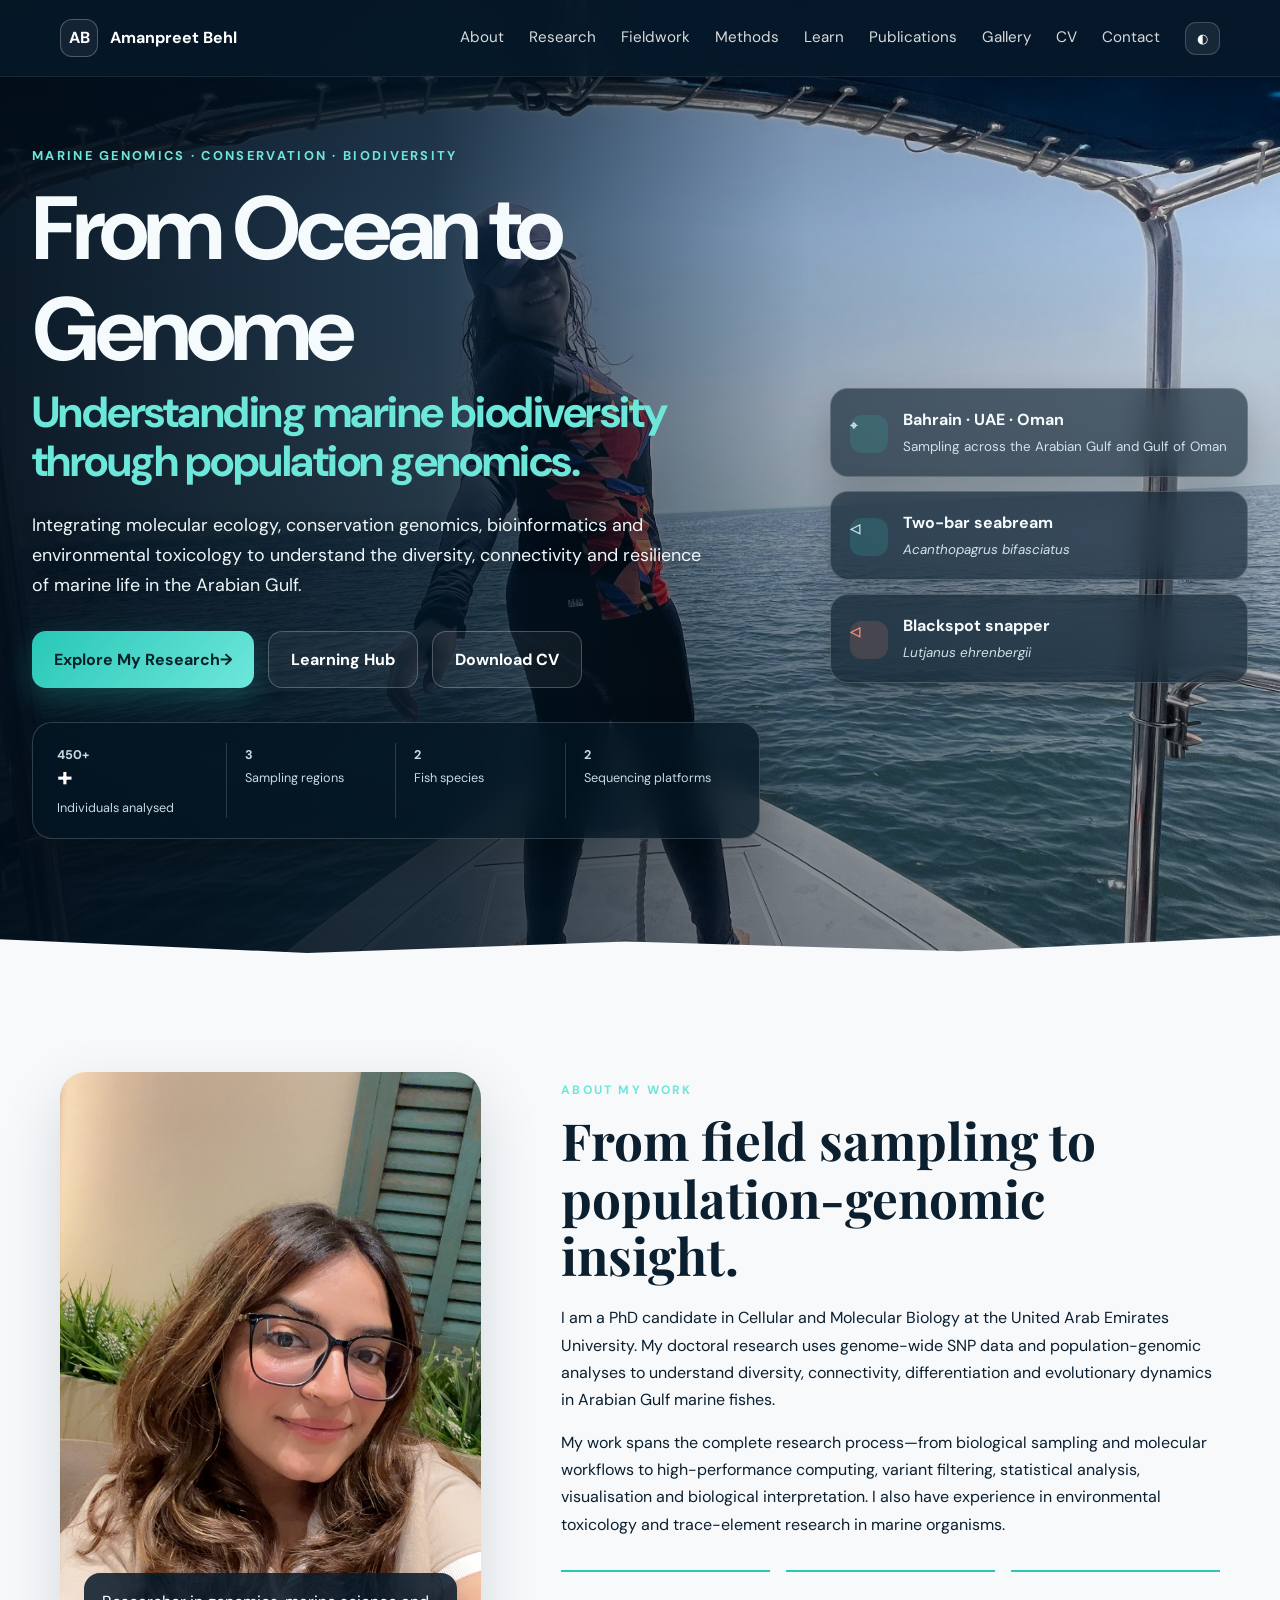
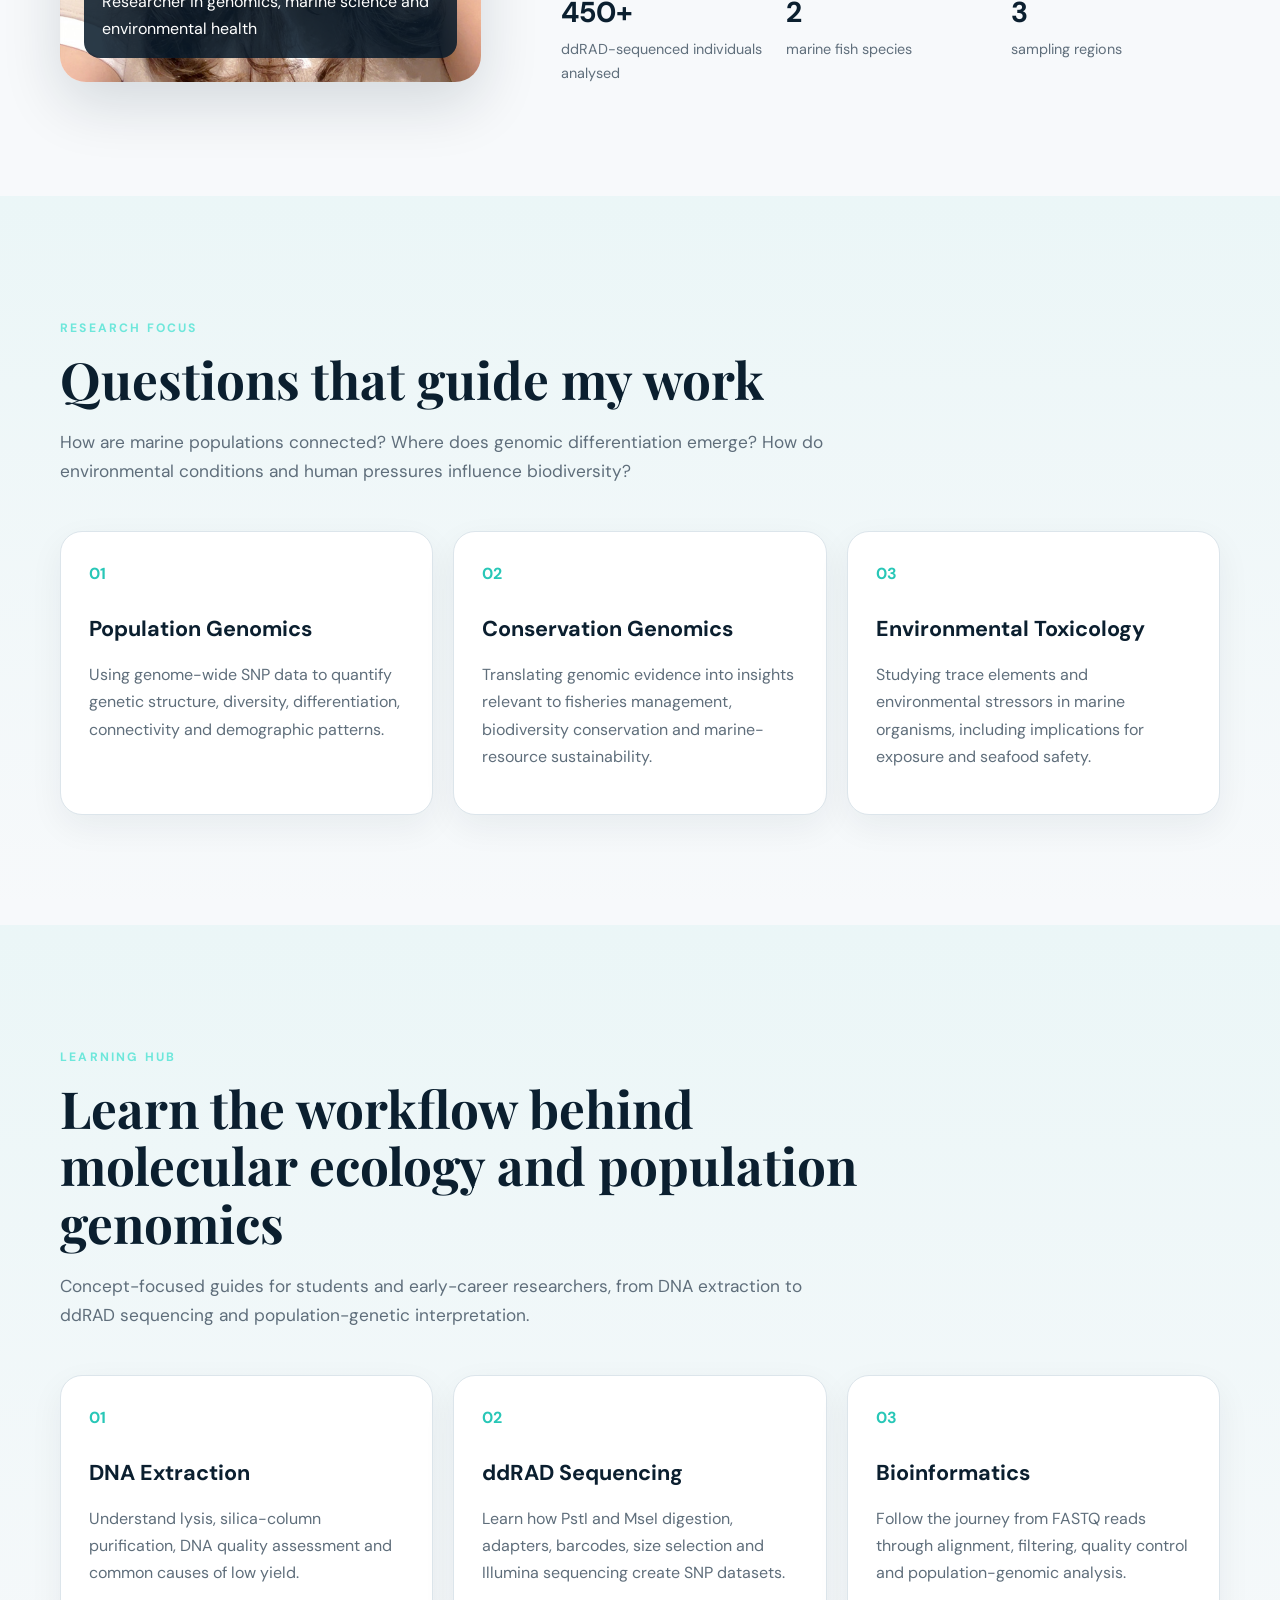
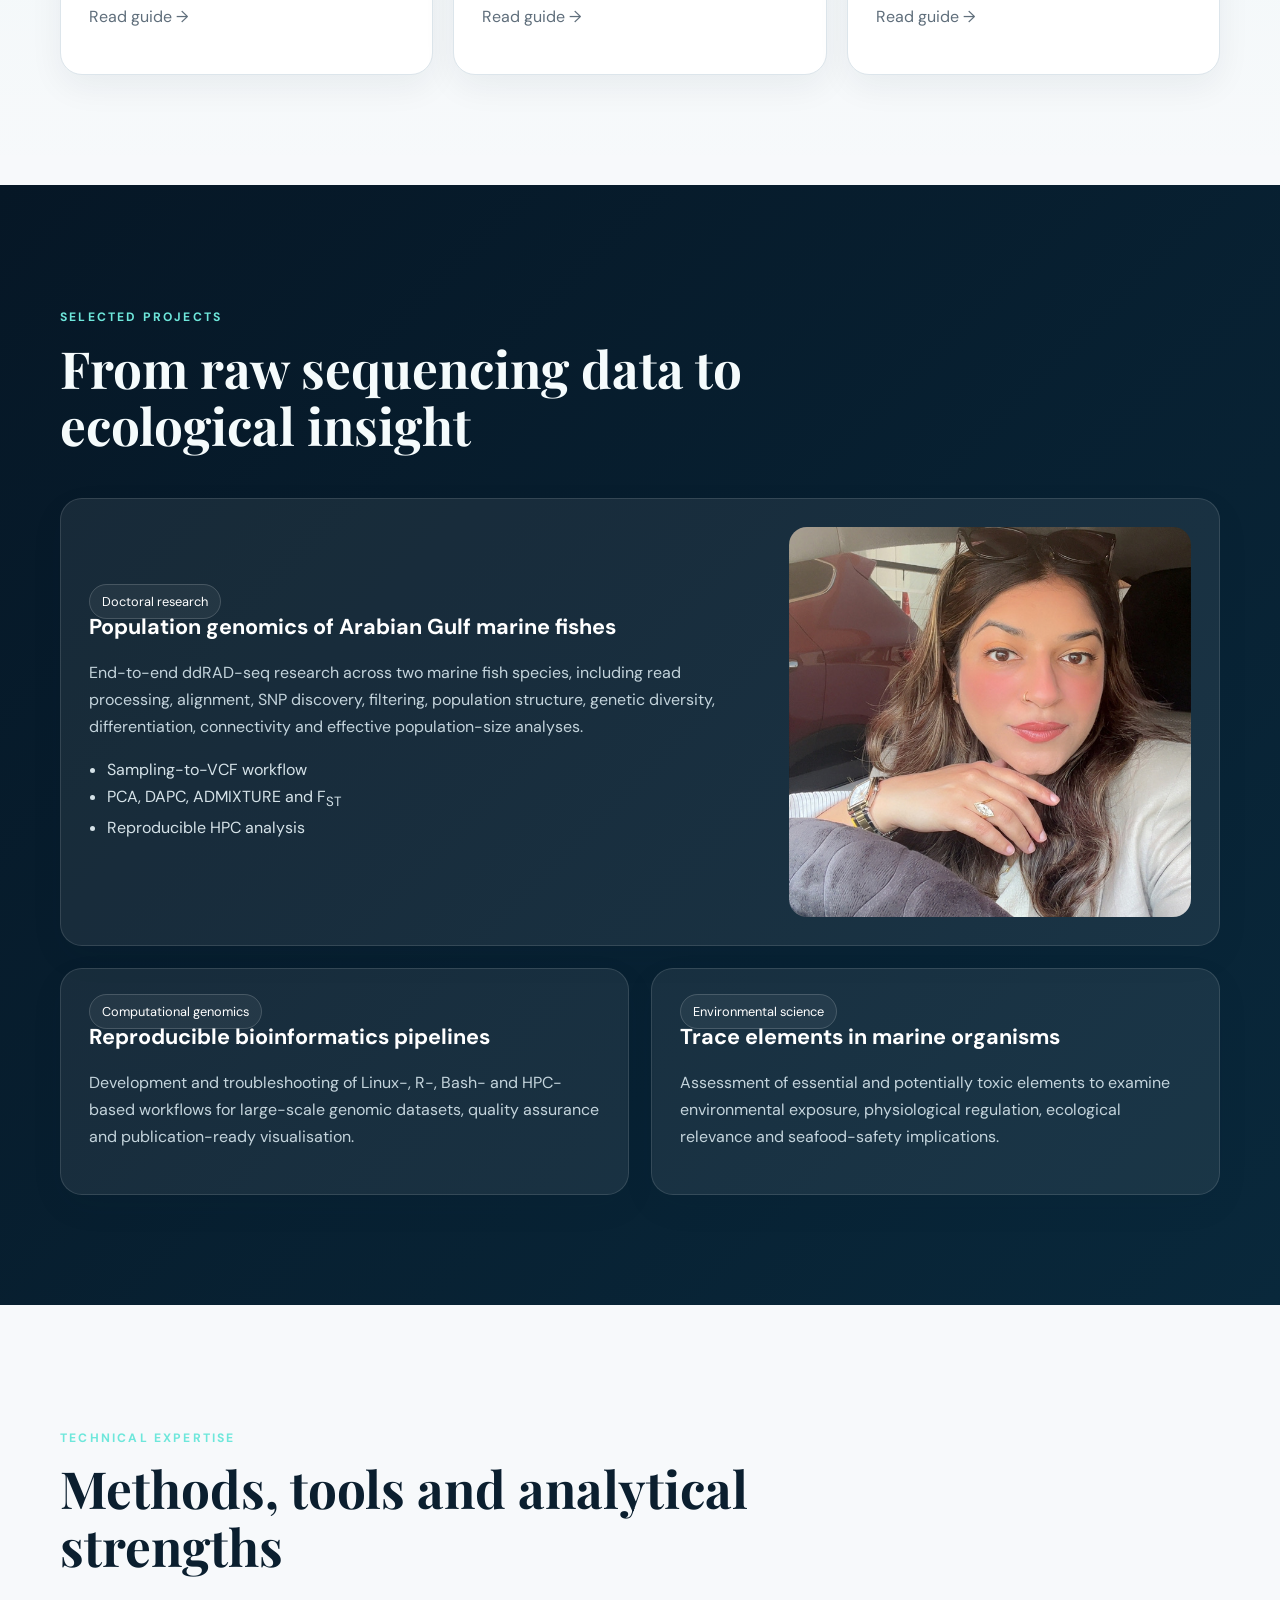
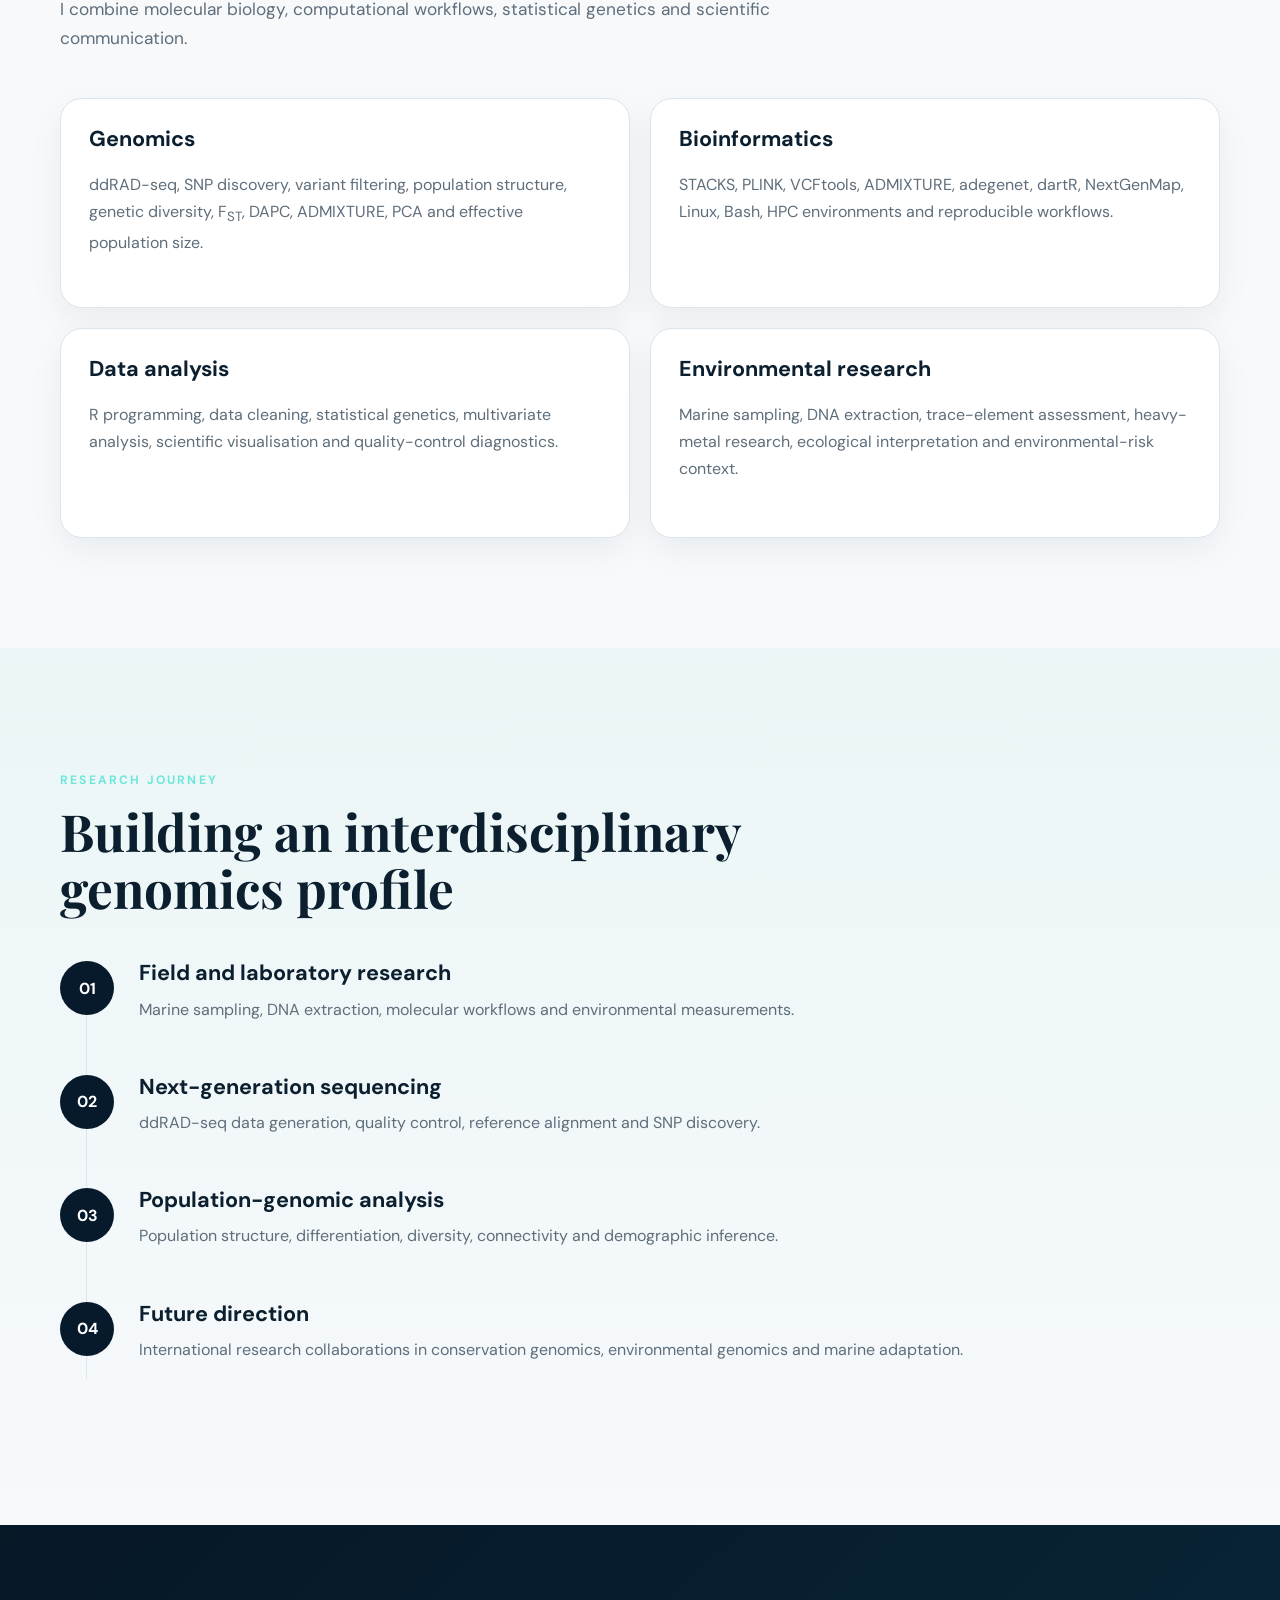
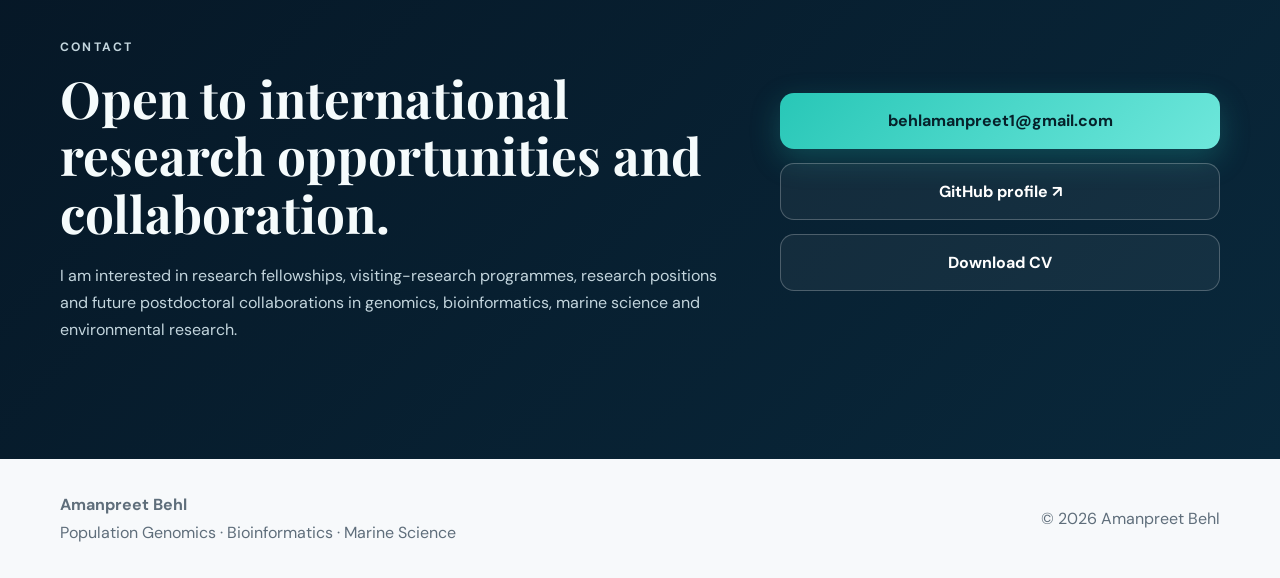
<file: index.html>
<!DOCTYPE html>
<html lang="en">
<head>
  <meta charset="UTF-8" />
  <meta name="viewport" content="width=device-width, initial-scale=1.0" />
  <meta name="description" content="Amanpreet Behl — population genomics, bioinformatics, marine conservation and environmental toxicology." />
  <meta name="theme-color" content="#071a2b" />
  <title>Amanpreet Behl | Population Genomics & Bioinformatics</title>
  <link rel="preconnect" href="https://fonts.googleapis.com">
  <link rel="preconnect" href="https://fonts.gstatic.com" crossorigin>
  <link href="https://fonts.googleapis.com/css2?family=DM+Sans:wght@400;500;600;700&family=Playfair+Display:wght@600;700&display=swap" rel="stylesheet">
  <link rel="stylesheet" href="styles.css" />
</head>
<body>
  <div class="progress" id="progress"></div>
  <header class="site-header" id="top">
    <nav class="nav shell">
      <a class="brand" href="#top" aria-label="Home">
        <span class="brand-mark">AB</span>
        <span>Amanpreet Behl</span>
      </a>
      <button class="menu-toggle" aria-label="Toggle navigation" aria-expanded="false">☰</button>
      <div class="nav-links">
        <a href="#about">About</a>
        <a href="research.html">Research</a>
        <a href="fieldwork.html">Fieldwork</a>
        <a href="methods.html">Methods</a>
        <a href="learn.html">Learn</a>
        <a href="publications.html">Publications</a>
        <a href="gallery.html">Gallery</a>
        <a href="assets/docs/Amanpreet_Behl_CV.pdf" target="_blank" rel="noopener">CV</a>
        <a href="#contact">Contact</a>
        <button id="themeToggle" class="theme-toggle" aria-label="Toggle dark mode">◐</button>
      </div>
    </nav>
  </header>

  <main>
    <section class="hero hero-photo section-dark" aria-labelledby="hero-title">
      <div class="hero-overlay"></div>
      <div class="shell hero-stage">
        <div class="hero-copy reveal">
          <p class="kicker">Marine Genomics · Conservation · Biodiversity</p>
          <h1 id="hero-title">From Ocean to Genome</h1>
          <h2 class="hero-subtitle">Understanding marine biodiversity through population genomics.</h2>
          <p class="lead">Integrating molecular ecology, conservation genomics, bioinformatics and environmental toxicology to understand the diversity, connectivity and resilience of marine life in the Arabian Gulf.</p>
          <div class="hero-actions">
            <a class="btn btn-primary" href="research.html">Explore My Research <span aria-hidden="true">→</span></a>
            <a class="btn btn-ghost" href="learn.html">Learning Hub</a>
            <a class="btn btn-ghost" href="assets/docs/Amanpreet_Behl_CV.pdf" target="_blank" rel="noopener">Download CV</a>
          </div>

          <div class="hero-stats" aria-label="Research overview">
            <div><strong><span class="counter" data-target="450">0</span>+</strong><span>Individuals analysed</span></div>
            <div><strong><span class="counter" data-target="3">0</span></strong><span>Sampling regions</span></div>
            <div><strong><span class="counter" data-target="2">0</span></strong><span>Fish species</span></div>
            <div><strong><span class="counter" data-target="2">0</span></strong><span>Sequencing platforms</span></div>
          </div>
        </div>

        <div class="hero-info reveal" aria-label="Study overview">
          <article class="glass-card">
            <span class="glass-icon" aria-hidden="true">⌖</span>
            <div><strong>Bahrain · UAE · Oman</strong><span>Sampling across the Arabian Gulf and Gulf of Oman</span></div>
          </article>
          <article class="glass-card">
            <span class="glass-icon fish" aria-hidden="true">◁</span>
            <div><strong>Two-bar seabream</strong><span><em>Acanthopagrus bifasciatus</em></span></div>
          </article>
          <article class="glass-card">
            <span class="glass-icon fish coral" aria-hidden="true">◁</span>
            <div><strong>Blackspot snapper</strong><span><em>Lutjanus ehrenbergii</em></span></div>
          </article>
        </div>
      </div>
      <div class="wave" aria-hidden="true"></div>
    </section>

    <section id="about" class="section">
      <div class="shell split-grid">
        <div class="about-image reveal">
          <img src="assets/images/about.jpg" alt="Portrait of Amanpreet Behl" />
          <div class="image-note">Researcher in genomics, marine science and environmental health</div>
        </div>
        <div class="reveal">
          <p class="eyebrow">About my work</p>
          <h2>From field sampling to population-genomic insight.</h2>
          <p>I am a PhD candidate in Cellular and Molecular Biology at the United Arab Emirates University. My doctoral research uses genome-wide SNP data and population-genomic analyses to understand diversity, connectivity, differentiation and evolutionary dynamics in Arabian Gulf marine fishes.</p>
          <p>My work spans the complete research process—from biological sampling and molecular workflows to high-performance computing, variant filtering, statistical analysis, visualisation and biological interpretation. I also have experience in environmental toxicology and trace-element research in marine organisms.</p>
          <div class="stats">
            <div><strong class="counter" data-target="450">0</strong><span>ddRAD-sequenced individuals analysed</span></div>
            <div><strong class="counter" data-target="2">0</strong><span>marine fish species</span></div>
            <div><strong class="counter" data-target="3">0</strong><span>sampling regions</span></div>
          </div>
        </div>
      </div>
    </section>

    <section id="research" class="section soft-bg">
      <div class="shell">
        <div class="section-heading reveal">
          <p class="eyebrow">Research focus</p>
          <h2>Questions that guide my work</h2>
          <p>How are marine populations connected? Where does genomic differentiation emerge? How do environmental conditions and human pressures influence biodiversity?</p>
        </div>
        <div class="cards three">
          <article class="research-card reveal">
            <span class="number">01</span>
            <h3>Population Genomics</h3>
            <p>Using genome-wide SNP data to quantify genetic structure, diversity, differentiation, connectivity and demographic patterns.</p>
          </article>
          <article class="research-card reveal">
            <span class="number">02</span>
            <h3>Conservation Genomics</h3>
            <p>Translating genomic evidence into insights relevant to fisheries management, biodiversity conservation and marine-resource sustainability.</p>
          </article>
          <article class="research-card reveal">
            <span class="number">03</span>
            <h3>Environmental Toxicology</h3>
            <p>Studying trace elements and environmental stressors in marine organisms, including implications for exposure and seafood safety.</p>
          </article>
        </div>
      </div>
    </section>


    <section class="section soft-bg">
      <div class="shell">
        <div class="section-heading reveal">
          <p class="eyebrow">Learning hub</p>
          <h2>Learn the workflow behind molecular ecology and population genomics</h2>
          <p>Concept-focused guides for students and early-career researchers, from DNA extraction to ddRAD sequencing and population-genetic interpretation.</p>
        </div>
        <div class="cards three">
          <article class="research-card reveal"><span class="number">01</span><h3>DNA Extraction</h3><p>Understand lysis, silica-column purification, DNA quality assessment and common causes of low yield.</p><p><a href="dna-extraction.html">Read guide →</a></p></article>
          <article class="research-card reveal"><span class="number">02</span><h3>ddRAD Sequencing</h3><p>Learn how PstI and MseI digestion, adapters, barcodes, size selection and Illumina sequencing create SNP datasets.</p><p><a href="ddrad.html">Read guide →</a></p></article>
          <article class="research-card reveal"><span class="number">03</span><h3>Bioinformatics</h3><p>Follow the journey from FASTQ reads through alignment, filtering, quality control and population-genomic analysis.</p><p><a href="bioinformatics.html">Read guide →</a></p></article>
        </div>
      </div>
    </section>

    <section id="projects" class="section section-dark">
      <div class="shell">
        <div class="section-heading light reveal">
          <p class="eyebrow">Selected projects</p>
          <h2>From raw sequencing data to ecological insight</h2>
        </div>
        <div class="projects-grid">
          <article class="project-card featured reveal">
            <div class="project-copy">
              <span class="pill">Doctoral research</span>
              <h3>Population genomics of Arabian Gulf marine fishes</h3>
              <p>End-to-end ddRAD-seq research across two marine fish species, including read processing, alignment, SNP discovery, filtering, population structure, genetic diversity, differentiation, connectivity and effective population-size analyses.</p>
              <ul class="mini-list">
                <li>Sampling-to-VCF workflow</li>
                <li>PCA, DAPC, ADMIXTURE and F<sub>ST</sub></li>
                <li>Reproducible HPC analysis</li>
              </ul>
            </div>
            <img src="assets/images/field.jpg" alt="Amanpreet Behl during field or research activity" />
          </article>
          <article class="project-card reveal">
            <span class="pill">Computational genomics</span>
            <h3>Reproducible bioinformatics pipelines</h3>
            <p>Development and troubleshooting of Linux-, R-, Bash- and HPC-based workflows for large-scale genomic datasets, quality assurance and publication-ready visualisation.</p>
          </article>
          <article class="project-card reveal">
            <span class="pill">Environmental science</span>
            <h3>Trace elements in marine organisms</h3>
            <p>Assessment of essential and potentially toxic elements to examine environmental exposure, physiological regulation, ecological relevance and seafood-safety implications.</p>
          </article>
        </div>
      </div>
    </section>

    <section id="expertise" class="section">
      <div class="shell">
        <div class="section-heading reveal">
          <p class="eyebrow">Technical expertise</p>
          <h2>Methods, tools and analytical strengths</h2>
          <p>I combine molecular biology, computational workflows, statistical genetics and scientific communication.</p>
        </div>
        <div class="expertise-grid">
          <div class="skill-panel reveal"><h3>Genomics</h3><p>ddRAD-seq, SNP discovery, variant filtering, population structure, genetic diversity, F<sub>ST</sub>, DAPC, ADMIXTURE, PCA and effective population size.</p></div>
          <div class="skill-panel reveal"><h3>Bioinformatics</h3><p>STACKS, PLINK, VCFtools, ADMIXTURE, adegenet, dartR, NextGenMap, Linux, Bash, HPC environments and reproducible workflows.</p></div>
          <div class="skill-panel reveal"><h3>Data analysis</h3><p>R programming, data cleaning, statistical genetics, multivariate analysis, scientific visualisation and quality-control diagnostics.</p></div>
          <div class="skill-panel reveal"><h3>Environmental research</h3><p>Marine sampling, DNA extraction, trace-element assessment, heavy-metal research, ecological interpretation and environmental-risk context.</p></div>
        </div>
      </div>
    </section>

    <section class="section soft-bg">
      <div class="shell">
        <div class="section-heading reveal">
          <p class="eyebrow">Research journey</p>
          <h2>Building an interdisciplinary genomics profile</h2>
        </div>
        <div class="timeline">
          <div class="timeline-item reveal"><span>01</span><div><h3>Field and laboratory research</h3><p>Marine sampling, DNA extraction, molecular workflows and environmental measurements.</p></div></div>
          <div class="timeline-item reveal"><span>02</span><div><h3>Next-generation sequencing</h3><p>ddRAD-seq data generation, quality control, reference alignment and SNP discovery.</p></div></div>
          <div class="timeline-item reveal"><span>03</span><div><h3>Population-genomic analysis</h3><p>Population structure, differentiation, diversity, connectivity and demographic inference.</p></div></div>
          <div class="timeline-item reveal"><span>04</span><div><h3>Future direction</h3><p>International research collaborations in conservation genomics, environmental genomics and marine adaptation.</p></div></div>
        </div>
      </div>
    </section>

    <section id="contact" class="contact section-dark">
      <div class="shell contact-grid reveal">
        <div>
          <p class="eyebrow">Contact</p>
          <h2>Open to international research opportunities and collaboration.</h2>
          <p>I am interested in research fellowships, visiting-research programmes, research positions and future postdoctoral collaborations in genomics, bioinformatics, marine science and environmental research.</p>
        </div>
        <div class="contact-actions">
          <a class="btn btn-primary" href="mailto:behlamanpreet1@gmail.com">behlamanpreet1@gmail.com</a>
          <a class="btn btn-ghost" href="https://github.com/Behl2023" target="_blank" rel="noopener noreferrer">GitHub profile ↗</a>
          <a class="btn btn-ghost" href="assets/docs/Amanpreet_Behl_CV.pdf" target="_blank" rel="noopener">Download CV</a>
        </div>
      </div>
    </section>
  </main>

  <footer>
    <div class="shell footer-row">
      <div><strong>Amanpreet Behl</strong><span>Population Genomics · Bioinformatics · Marine Science</span></div>
      <span>© <span id="year"></span> Amanpreet Behl</span>
    </div>
  </footer>

  <script src="script.js"></script>
</body>
</html>
</file>
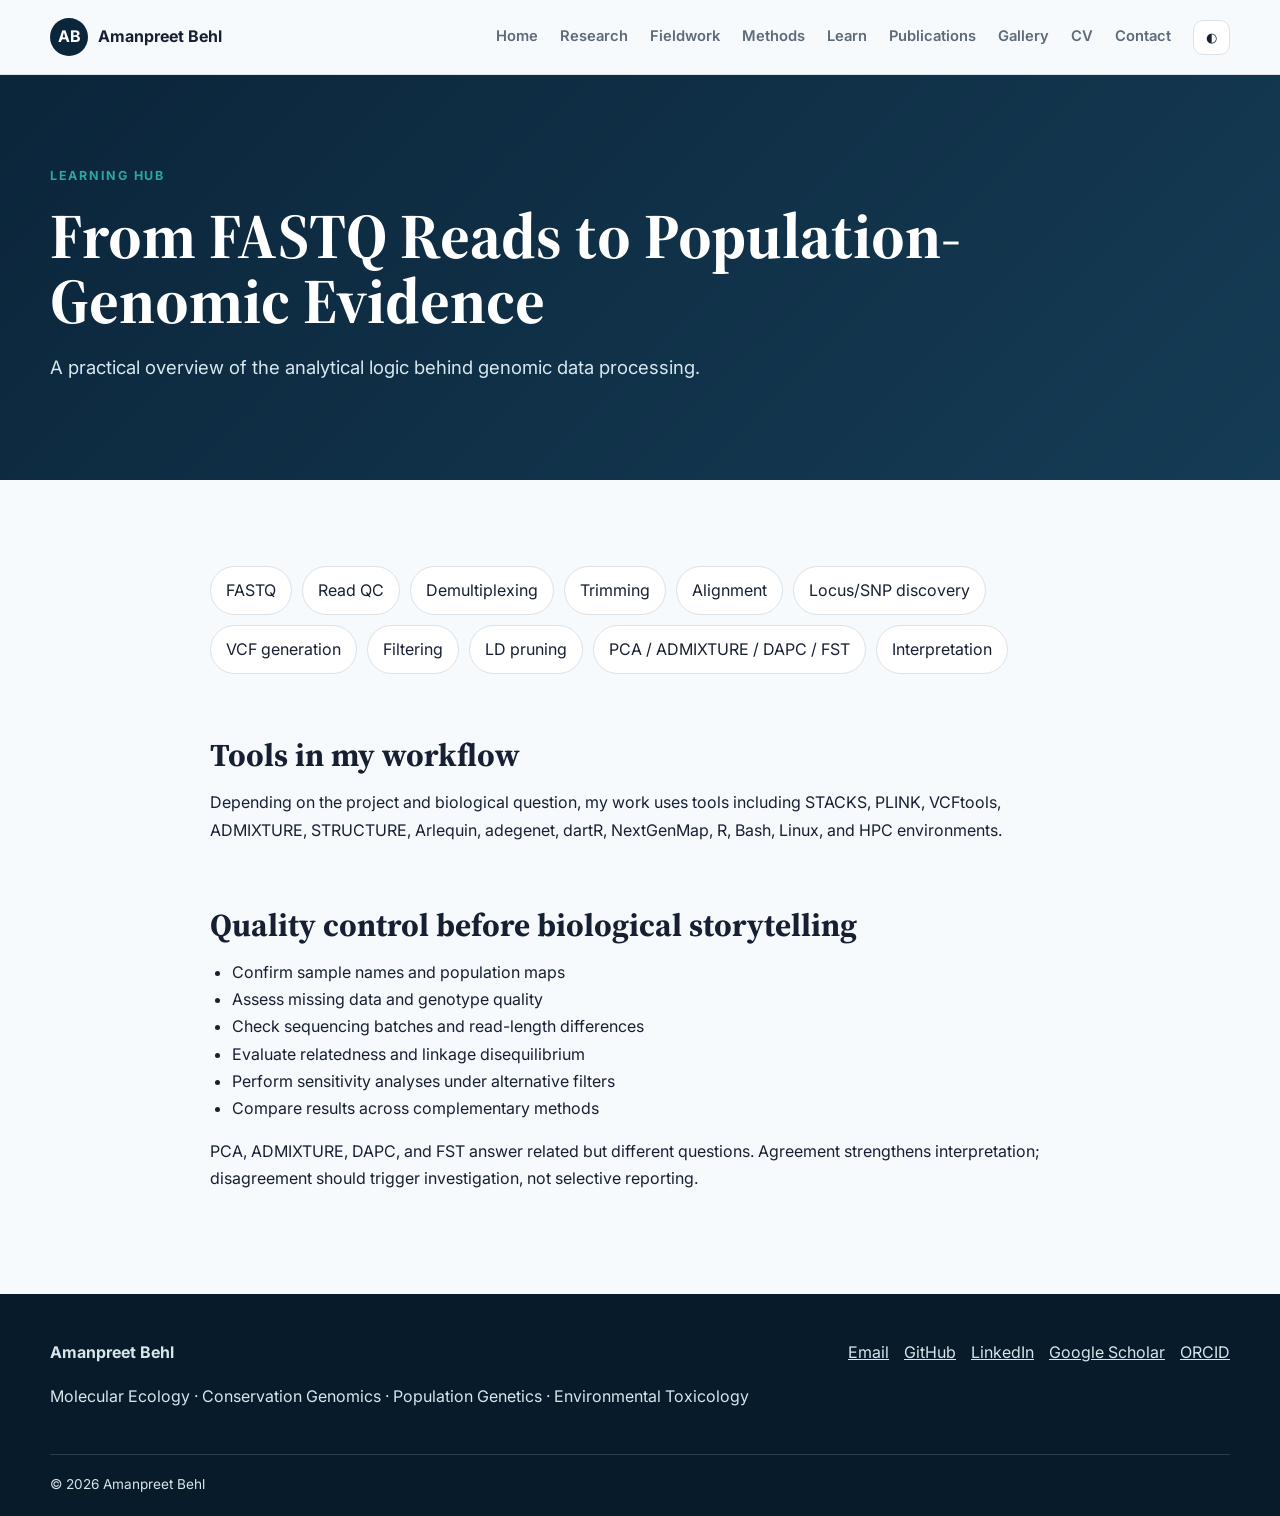
<file: bioinformatics.html>
<!DOCTYPE html><html lang="en"><head><meta charset="UTF-8"><meta name="viewport" content="width=device-width, initial-scale=1.0"><meta name="description" content="From FASTQ reads to population genomic analysis."><meta name="theme-color" content="#0B253A"><title>Bioinformatics Workflow | Amanpreet Behl</title><link rel="preconnect" href="https://fonts.googleapis.com"><link rel="preconnect" href="https://fonts.gstatic.com" crossorigin><link href="https://fonts.googleapis.com/css2?family=Inter:wght@400;500;600;700&family=Source+Serif+4:wght@600;700&display=swap" rel="stylesheet"><link rel="stylesheet" href="styles-v4.css"></head><body><a class="skip" href="#main">Skip to content</a><header class="header"><div class="shell nav"><a class="brand" href="index.html"><span>AB</span>Amanpreet Behl</a><button class="menu" aria-label="Toggle navigation" aria-expanded="false">☰</button><nav class="links"><a href="index.html">Home</a><a href="research.html">Research</a><a href="fieldwork.html">Fieldwork</a><a href="methods.html">Methods</a><a href="learn.html">Learn</a><a href="publications.html">Publications</a><a href="gallery.html">Gallery</a><a href="assets/docs/Amanpreet_Behl_CV.pdf" target="_blank" rel="noopener">CV</a><a href="index.html#contact">Contact</a><button class="theme" aria-label="Toggle colour theme">◐</button></nav></div></header><main id="main"><section class="page-hero"><div class="shell"><p class="eyebrow">Learning Hub</p><h1>From FASTQ Reads to Population-Genomic Evidence</h1><p class="lead">A practical overview of the analytical logic behind genomic data processing.</p></div></section><section class="section"><div class="shell article"><div class="workflow"><span>FASTQ</span><span>Read QC</span><span>Demultiplexing</span><span>Trimming</span><span>Alignment</span><span>Locus/SNP discovery</span><span>VCF generation</span><span>Filtering</span><span>LD pruning</span><span>PCA / ADMIXTURE / DAPC / FST</span><span>Interpretation</span></div><h2>Tools in my workflow</h2><p>Depending on the project and biological question, my work uses tools including STACKS, PLINK, VCFtools, ADMIXTURE, STRUCTURE, Arlequin, adegenet, dartR, NextGenMap, R, Bash, Linux, and HPC environments.</p><h2>Quality control before biological storytelling</h2><ul><li>Confirm sample names and population maps</li><li>Assess missing data and genotype quality</li><li>Check sequencing batches and read-length differences</li><li>Evaluate relatedness and linkage disequilibrium</li><li>Perform sensitivity analyses under alternative filters</li><li>Compare results across complementary methods</li></ul><p>PCA, ADMIXTURE, DAPC, and FST answer related but different questions. Agreement strengthens interpretation; disagreement should trigger investigation, not selective reporting.</p></div></section></main><footer class="footer"><div class="shell footer-grid"><div><strong>Amanpreet Behl</strong><p>Molecular Ecology · Conservation Genomics · Population Genetics · Environmental Toxicology</p></div><div class="footer-links"><a href="mailto:behlamanpreet1@gmail.com">Email</a><a href="https://github.com/Behl2023" target="_blank" rel="noopener">GitHub</a><a href="https://www.linkedin.com/in/amanpreet-behl-86754b170/" target="_blank" rel="noopener">LinkedIn</a><a href="https://scholar.google.com/citations?view_op=list_works&hl=en&user=DI_GD0oAAAAJ" target="_blank" rel="noopener">Google Scholar</a><a href="https://orcid.org/0000-0003-2363-1801" target="_blank" rel="noopener">ORCID</a></div></div><div class="shell copyright">© <span id="year"></span> Amanpreet Behl</div></footer><script src="script-v4.js"></script></body></html>
</file>
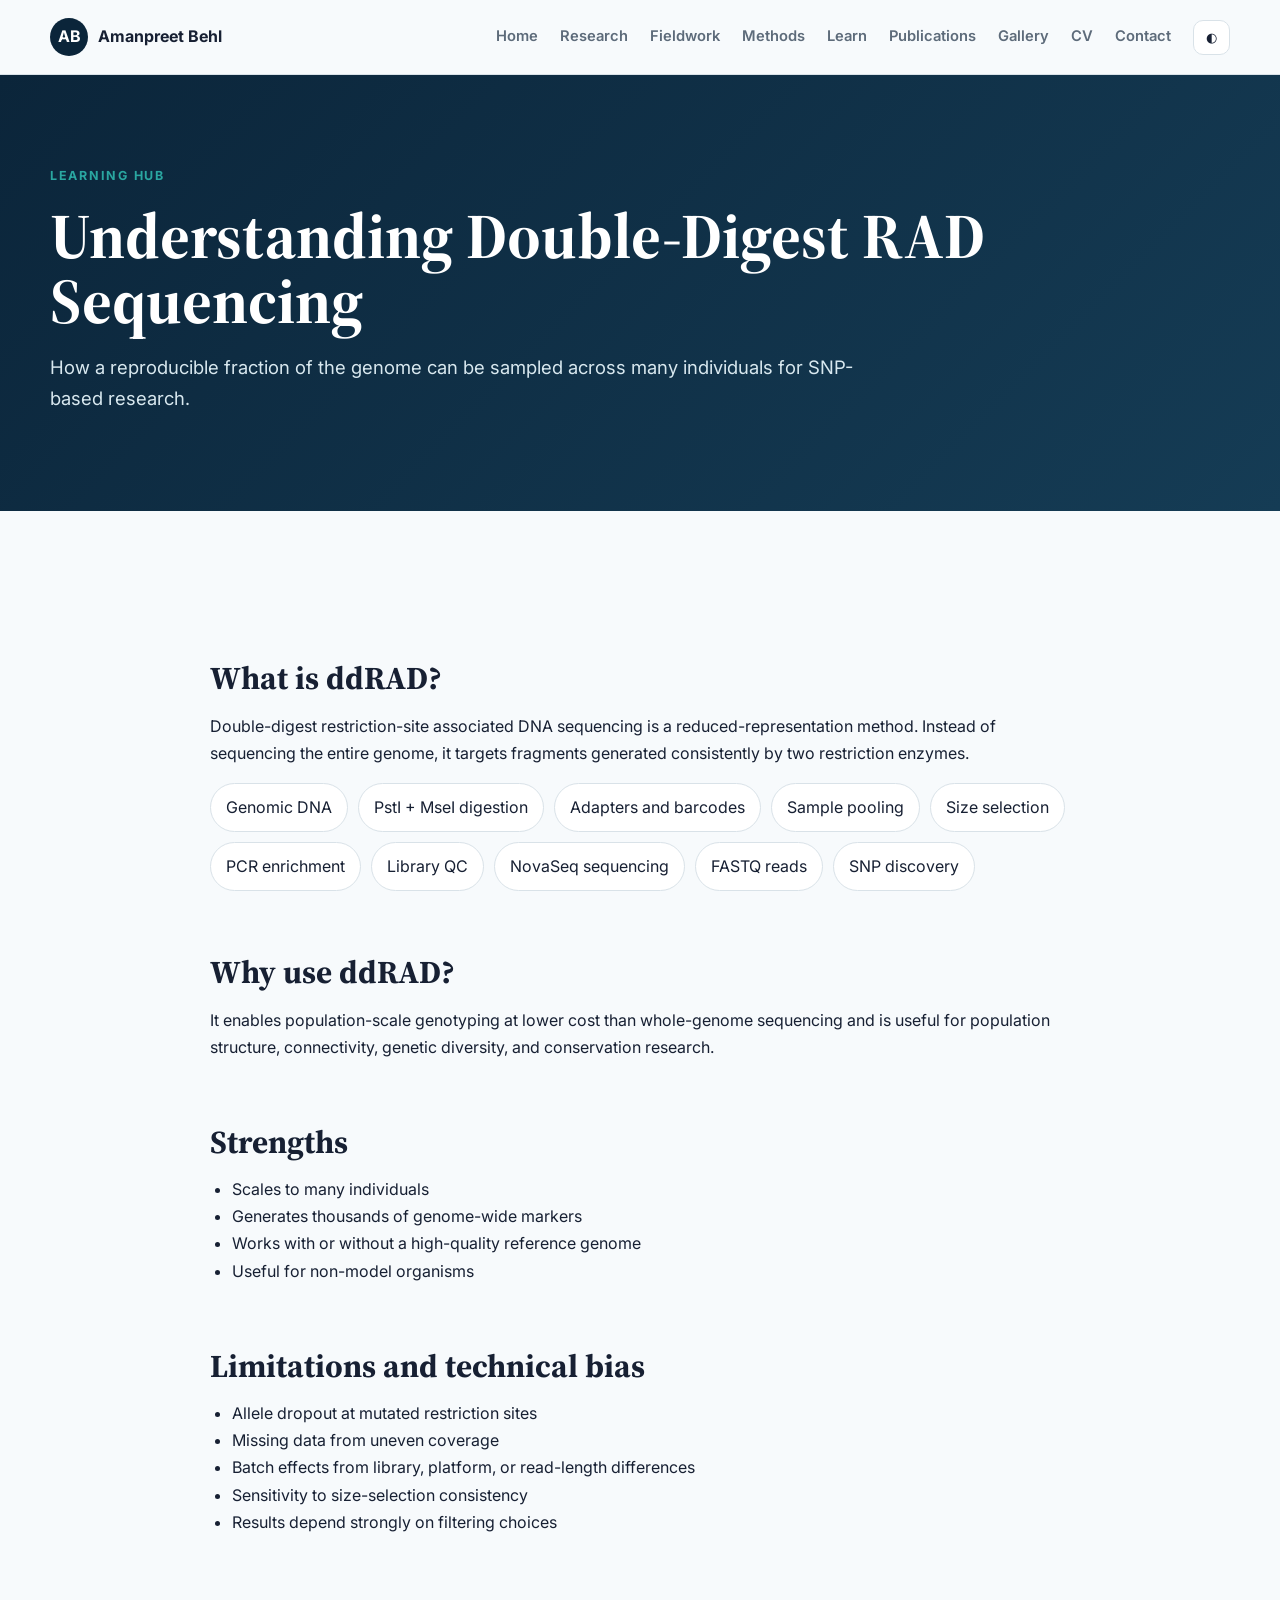
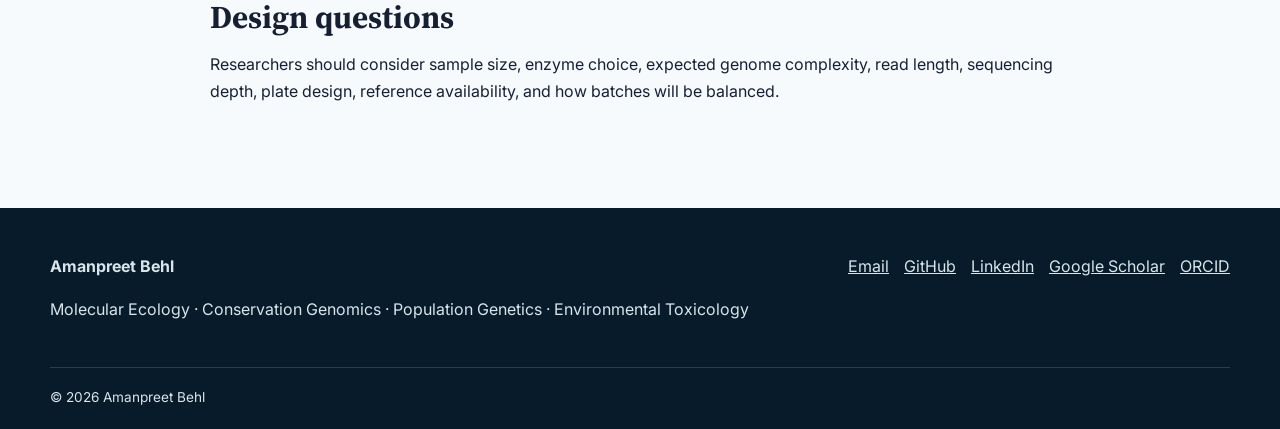
<file: ddrad.html>
<!DOCTYPE html><html lang="en"><head><meta charset="UTF-8"><meta name="viewport" content="width=device-width, initial-scale=1.0"><meta name="description" content="Educational guide to ddRAD sequencing."><meta name="theme-color" content="#0B253A"><title>Understanding ddRAD Sequencing | Amanpreet Behl</title><link rel="preconnect" href="https://fonts.googleapis.com"><link rel="preconnect" href="https://fonts.gstatic.com" crossorigin><link href="https://fonts.googleapis.com/css2?family=Inter:wght@400;500;600;700&family=Source+Serif+4:wght@600;700&display=swap" rel="stylesheet"><link rel="stylesheet" href="styles-v4.css"></head><body><a class="skip" href="#main">Skip to content</a><header class="header"><div class="shell nav"><a class="brand" href="index.html"><span>AB</span>Amanpreet Behl</a><button class="menu" aria-label="Toggle navigation" aria-expanded="false">☰</button><nav class="links"><a href="index.html">Home</a><a href="research.html">Research</a><a href="fieldwork.html">Fieldwork</a><a href="methods.html">Methods</a><a href="learn.html">Learn</a><a href="publications.html">Publications</a><a href="gallery.html">Gallery</a><a href="assets/docs/Amanpreet_Behl_CV.pdf" target="_blank" rel="noopener">CV</a><a href="index.html#contact">Contact</a><button class="theme" aria-label="Toggle colour theme">◐</button></nav></div></header><main id="main"><section class="page-hero"><div class="shell"><p class="eyebrow">Learning Hub</p><h1>Understanding Double-Digest RAD Sequencing</h1><p class="lead">How a reproducible fraction of the genome can be sampled across many individuals for SNP-based research.</p></div></section><section class="section"><div class="shell article"><h2>What is ddRAD?</h2><p>Double-digest restriction-site associated DNA sequencing is a reduced-representation method. Instead of sequencing the entire genome, it targets fragments generated consistently by two restriction enzymes.</p><div class="workflow"><span>Genomic DNA</span><span>PstI + MseI digestion</span><span>Adapters and barcodes</span><span>Sample pooling</span><span>Size selection</span><span>PCR enrichment</span><span>Library QC</span><span>NovaSeq sequencing</span><span>FASTQ reads</span><span>SNP discovery</span></div><h2>Why use ddRAD?</h2><p>It enables population-scale genotyping at lower cost than whole-genome sequencing and is useful for population structure, connectivity, genetic diversity, and conservation research.</p><h2>Strengths</h2><ul><li>Scales to many individuals</li><li>Generates thousands of genome-wide markers</li><li>Works with or without a high-quality reference genome</li><li>Useful for non-model organisms</li></ul><h2>Limitations and technical bias</h2><ul><li>Allele dropout at mutated restriction sites</li><li>Missing data from uneven coverage</li><li>Batch effects from library, platform, or read-length differences</li><li>Sensitivity to size-selection consistency</li><li>Results depend strongly on filtering choices</li></ul><h2>Design questions</h2><p>Researchers should consider sample size, enzyme choice, expected genome complexity, read length, sequencing depth, plate design, reference availability, and how batches will be balanced.</p></div></section></main><footer class="footer"><div class="shell footer-grid"><div><strong>Amanpreet Behl</strong><p>Molecular Ecology · Conservation Genomics · Population Genetics · Environmental Toxicology</p></div><div class="footer-links"><a href="mailto:behlamanpreet1@gmail.com">Email</a><a href="https://github.com/Behl2023" target="_blank" rel="noopener">GitHub</a><a href="https://www.linkedin.com/in/amanpreet-behl-86754b170/" target="_blank" rel="noopener">LinkedIn</a><a href="https://scholar.google.com/citations?view_op=list_works&hl=en&user=DI_GD0oAAAAJ" target="_blank" rel="noopener">Google Scholar</a><a href="https://orcid.org/0000-0003-2363-1801" target="_blank" rel="noopener">ORCID</a></div></div><div class="shell copyright">© <span id="year"></span> Amanpreet Behl</div></footer><script src="script-v4.js"></script></body></html>
</file>
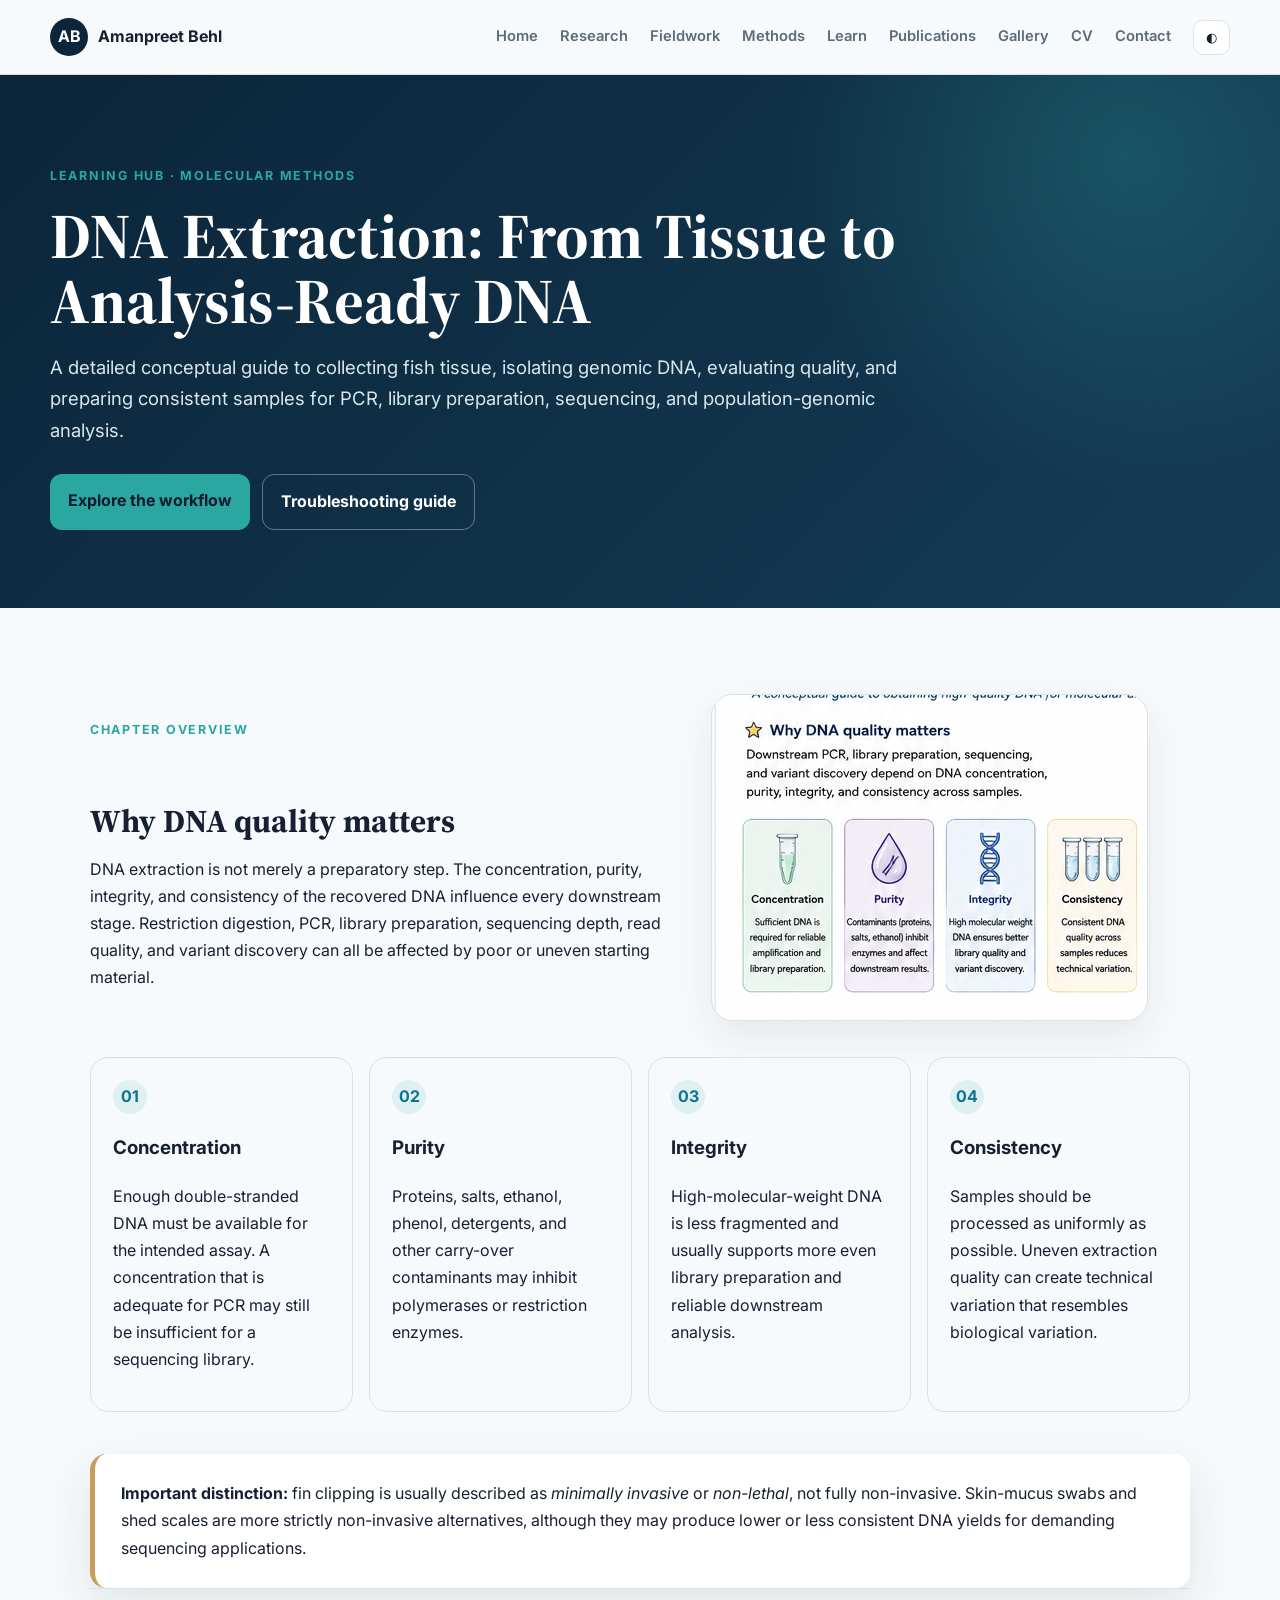
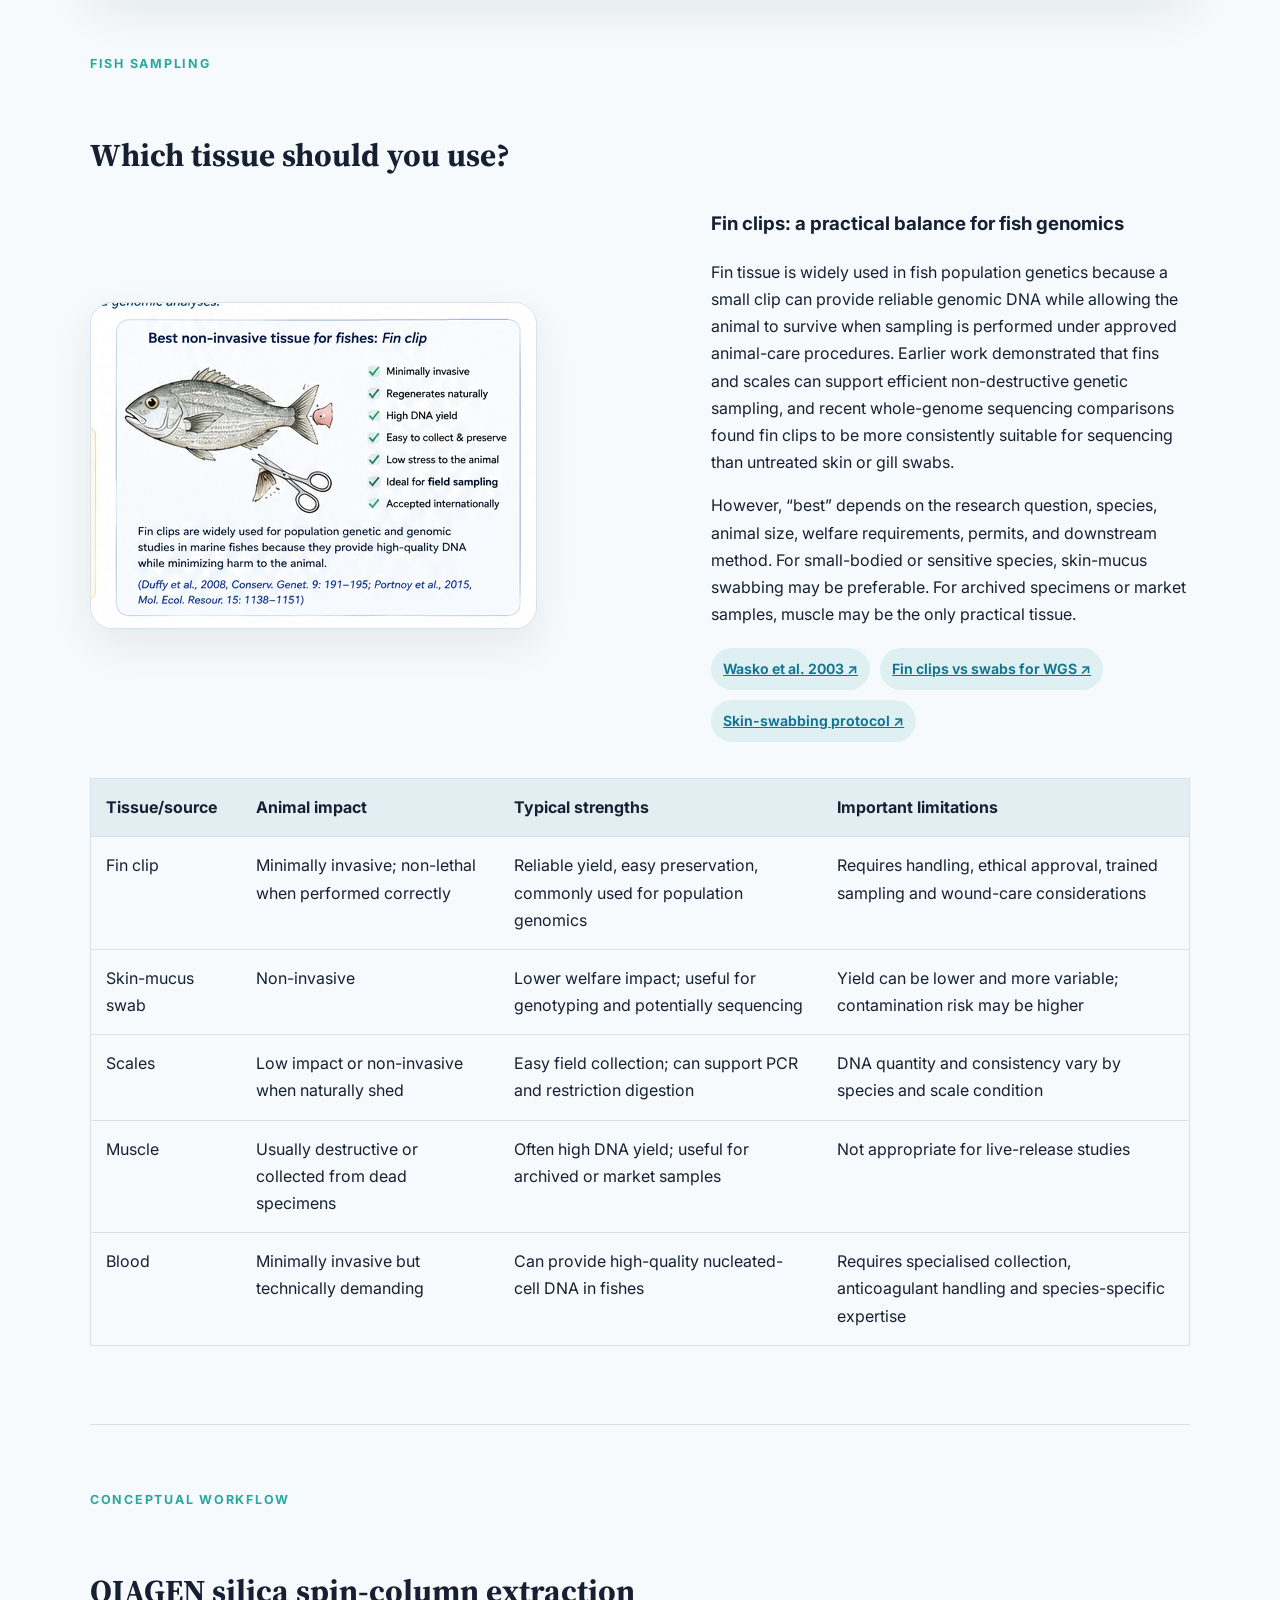
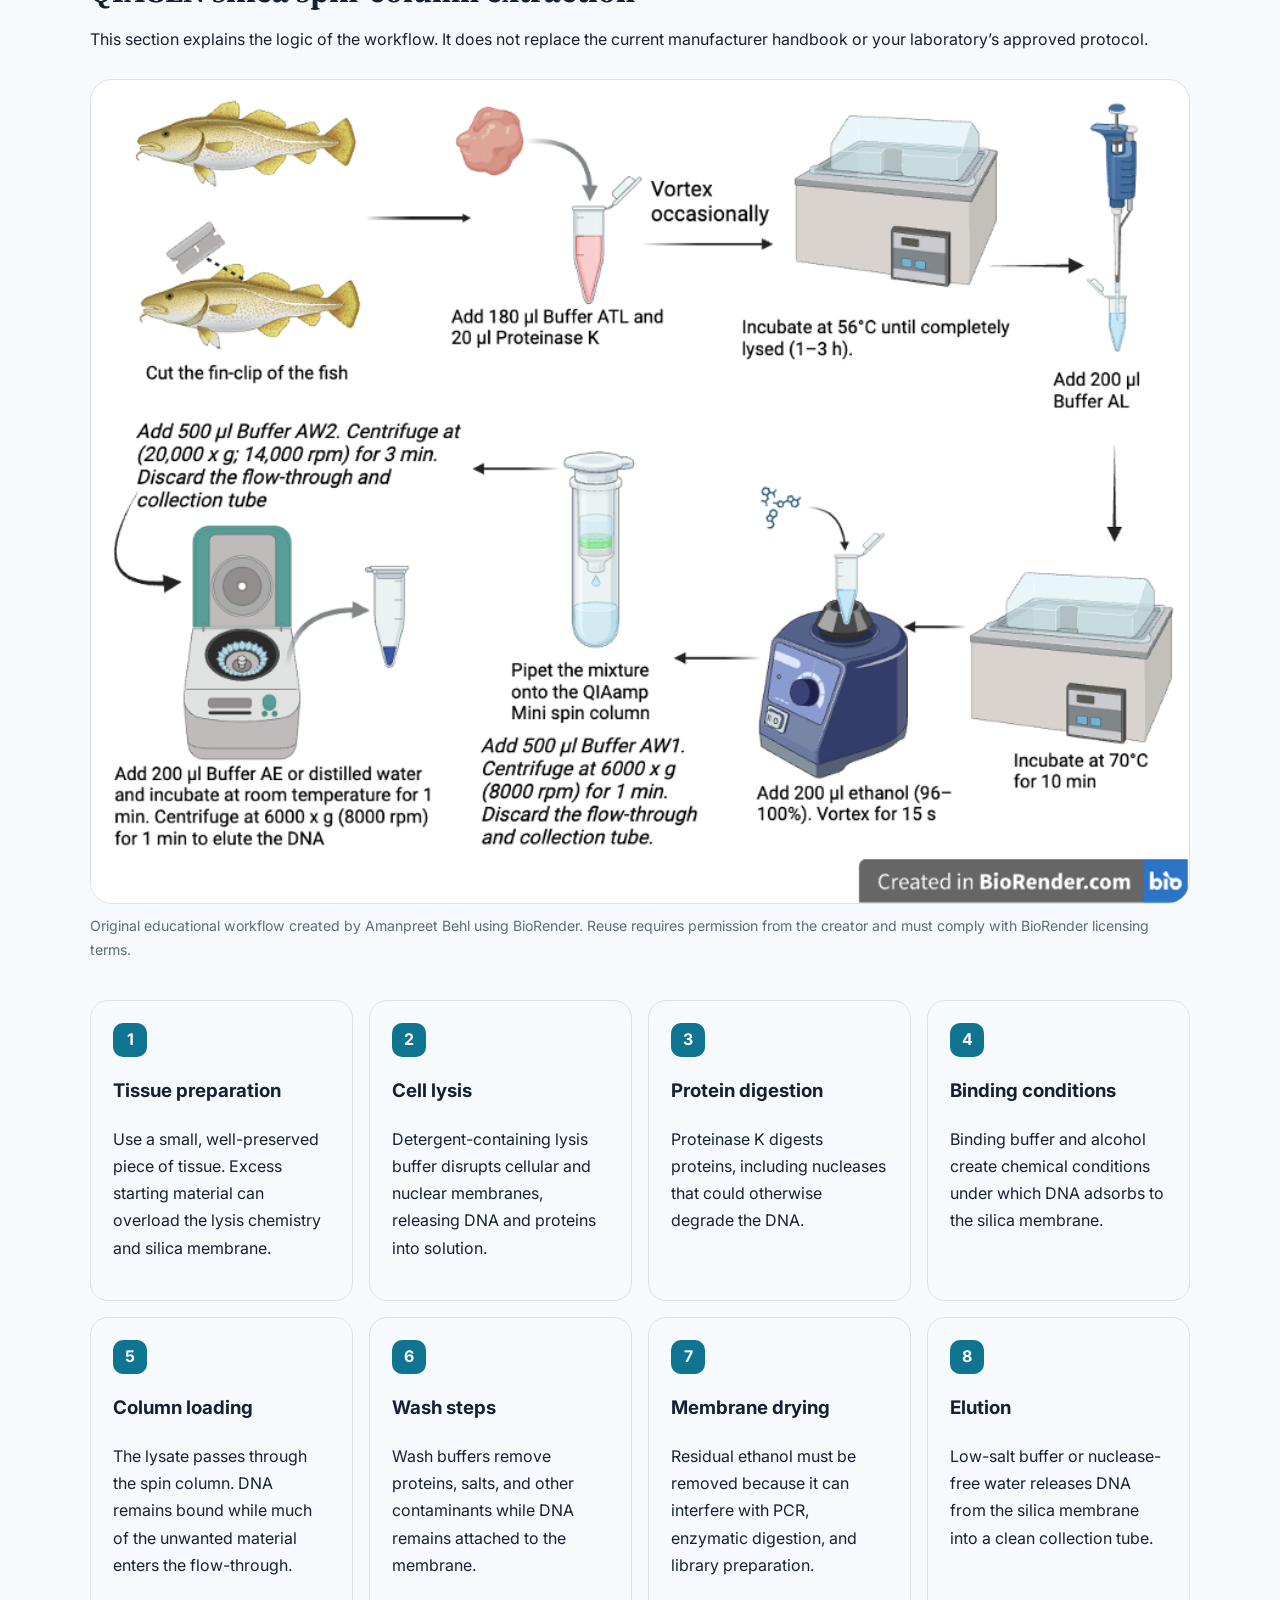
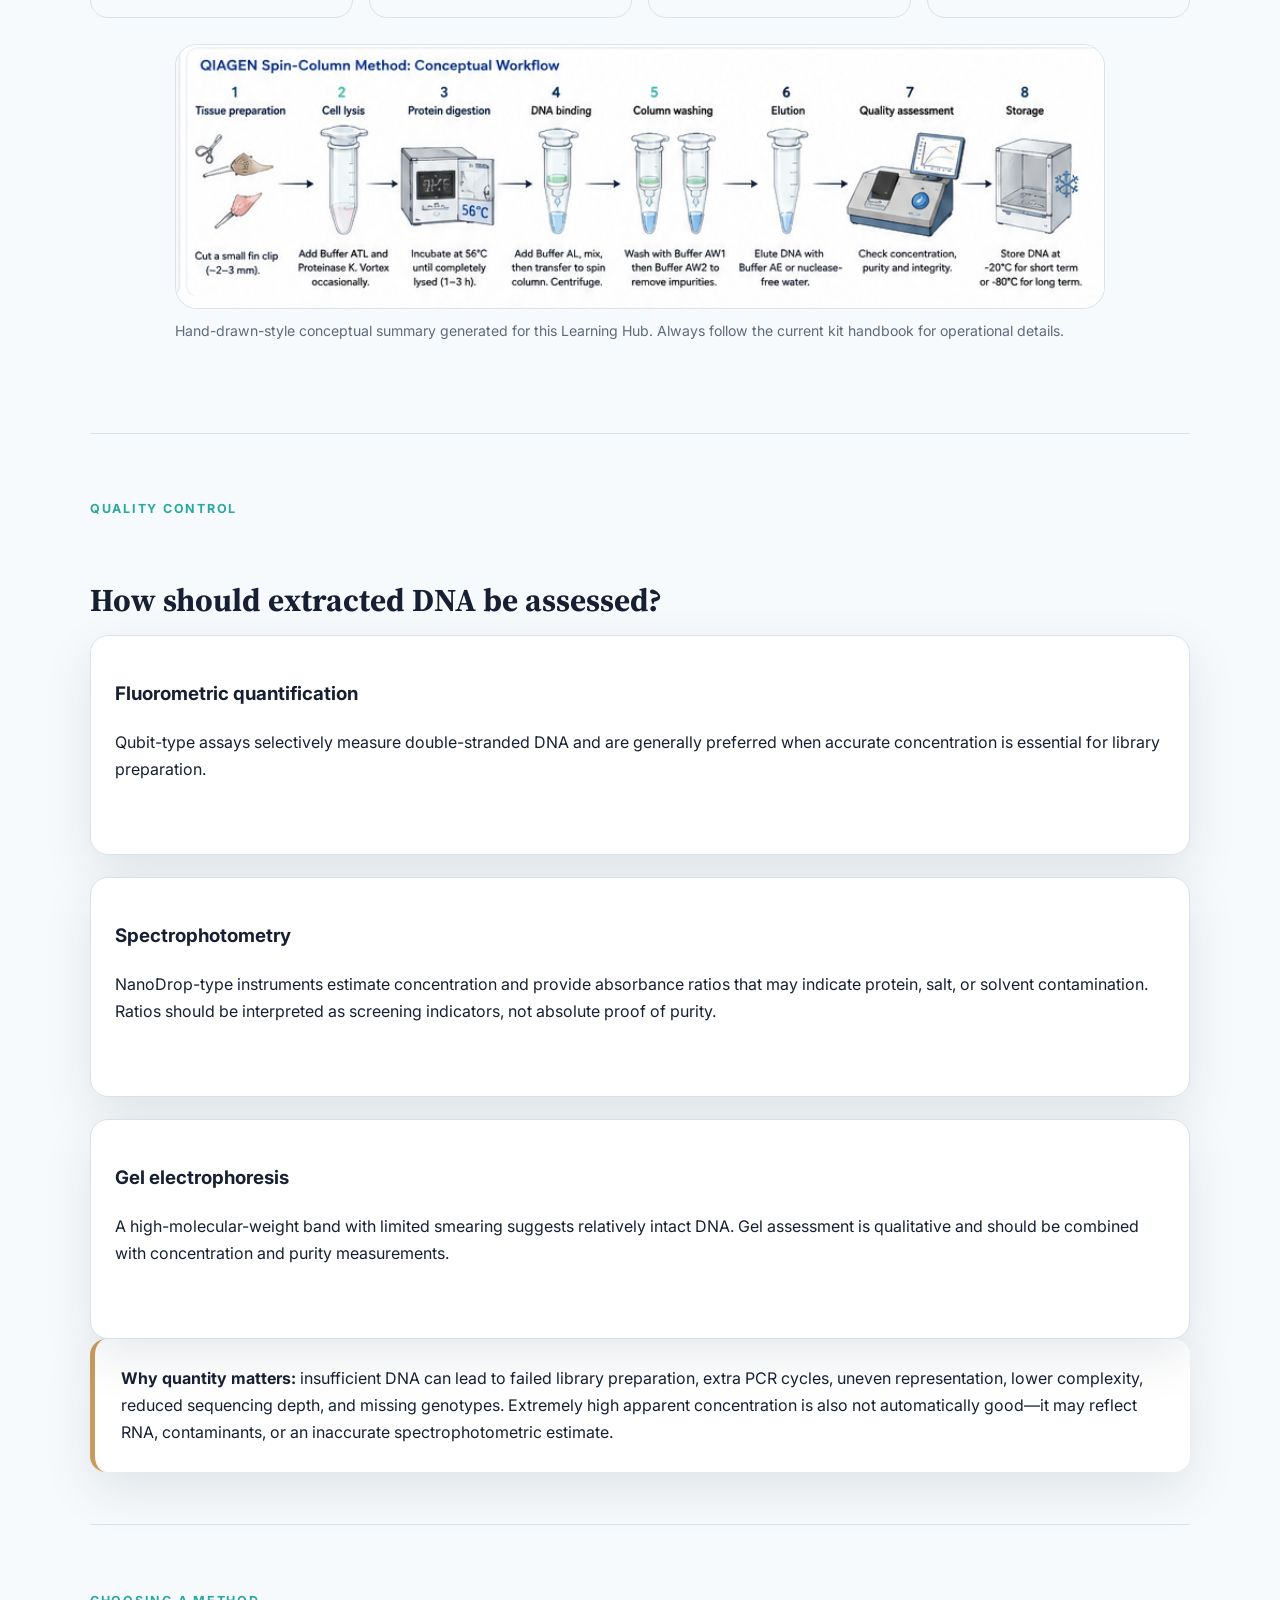
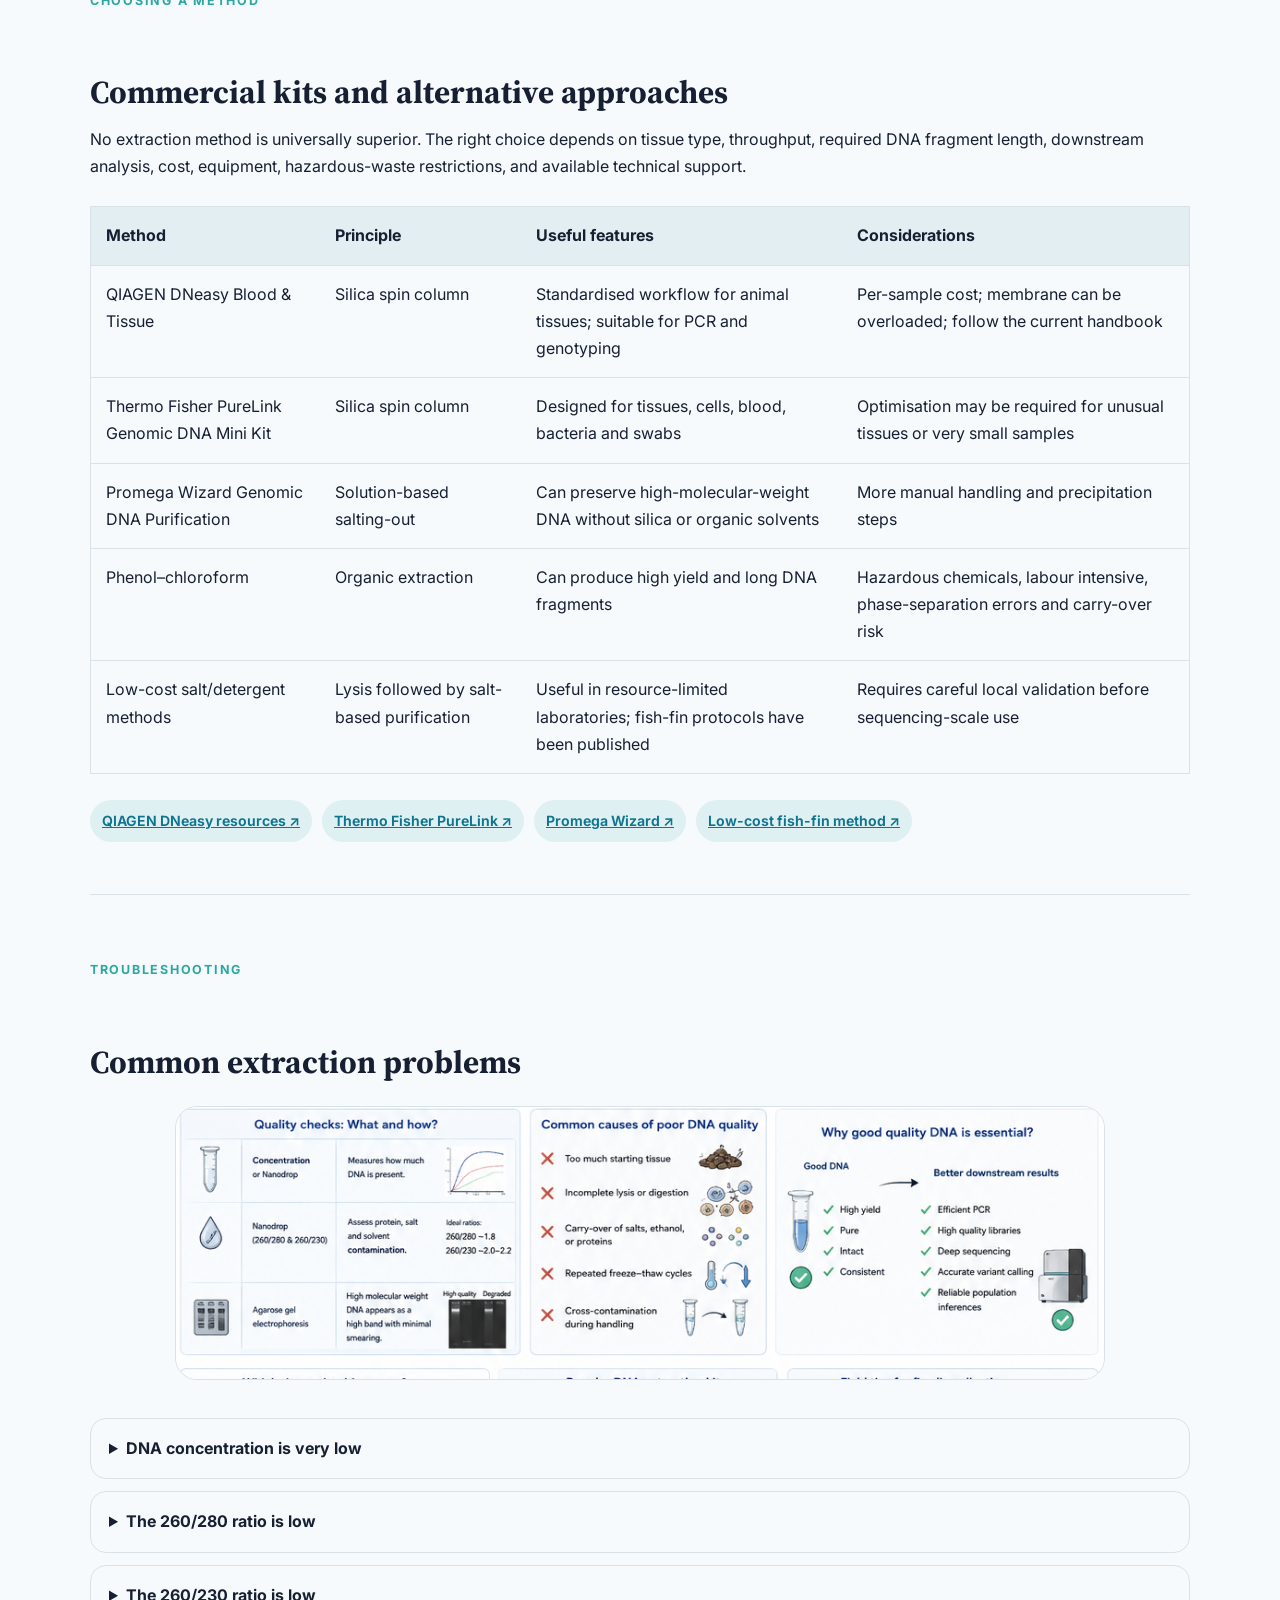
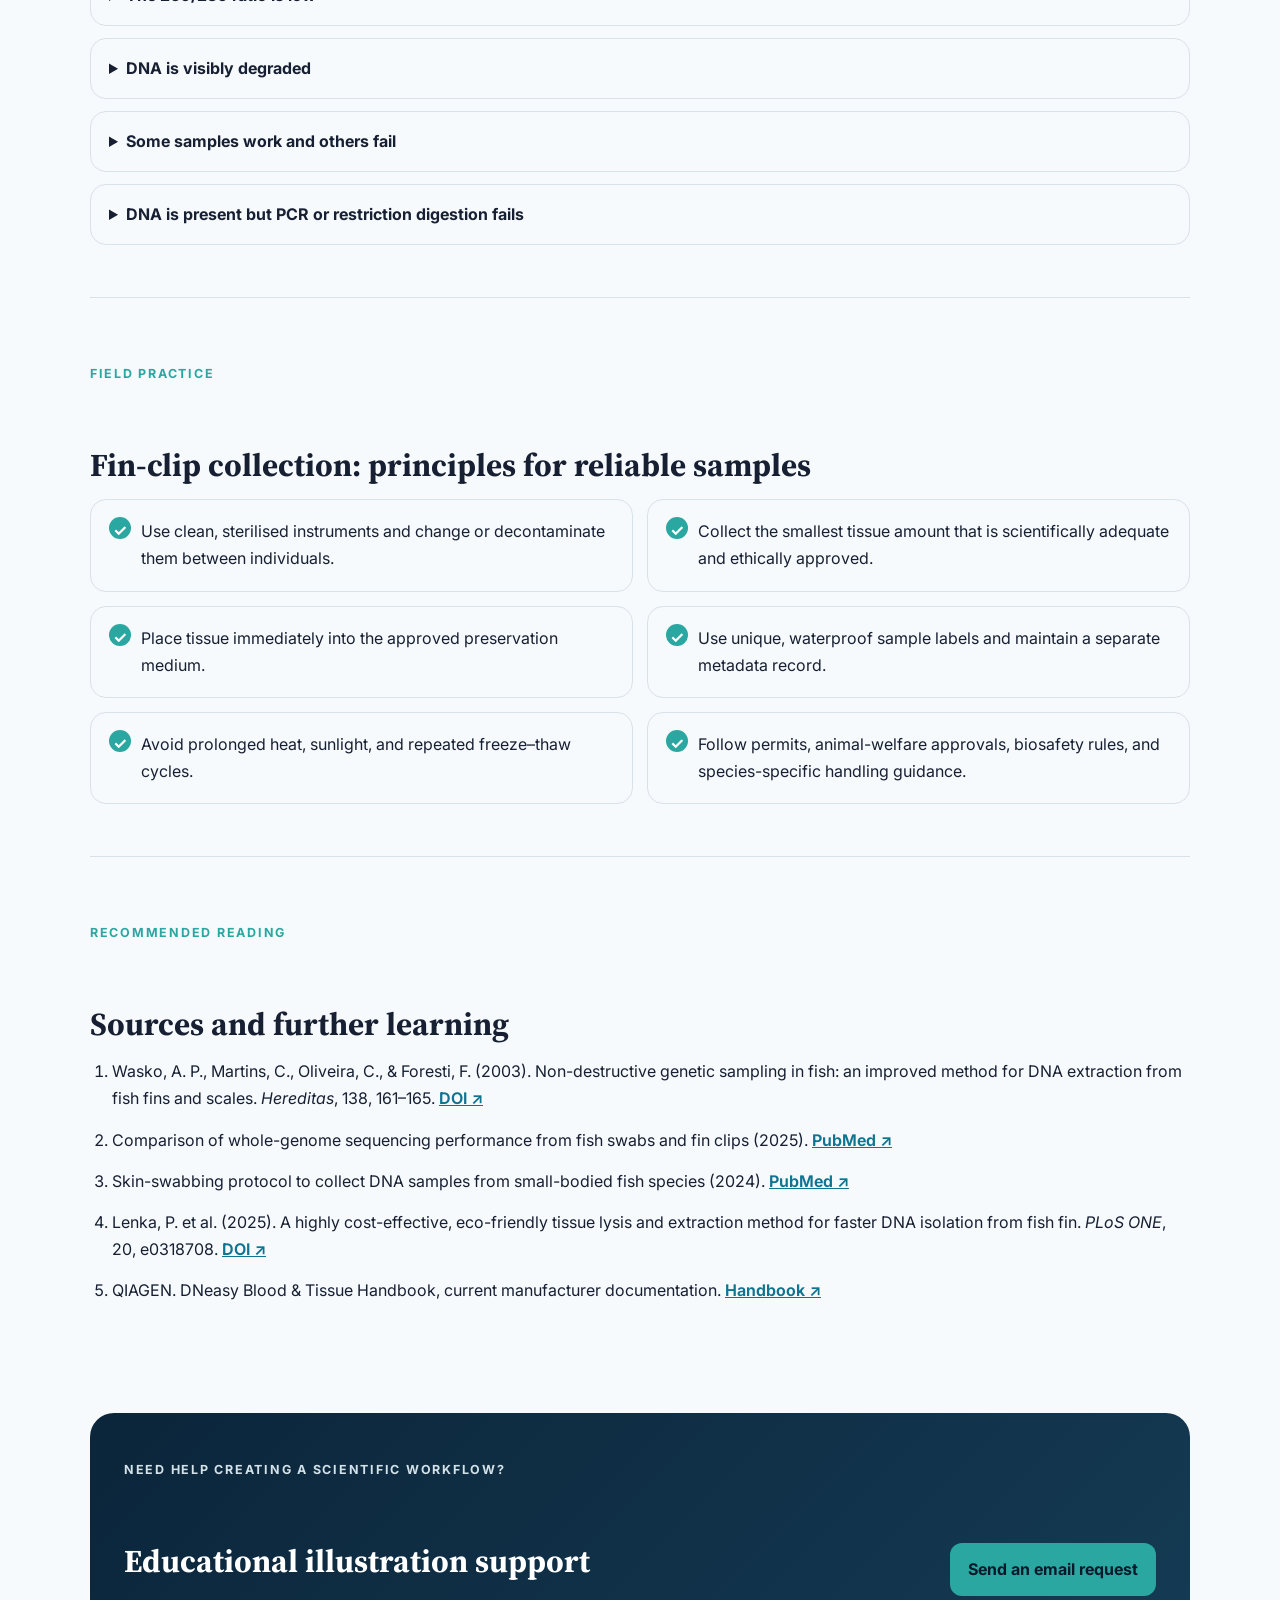
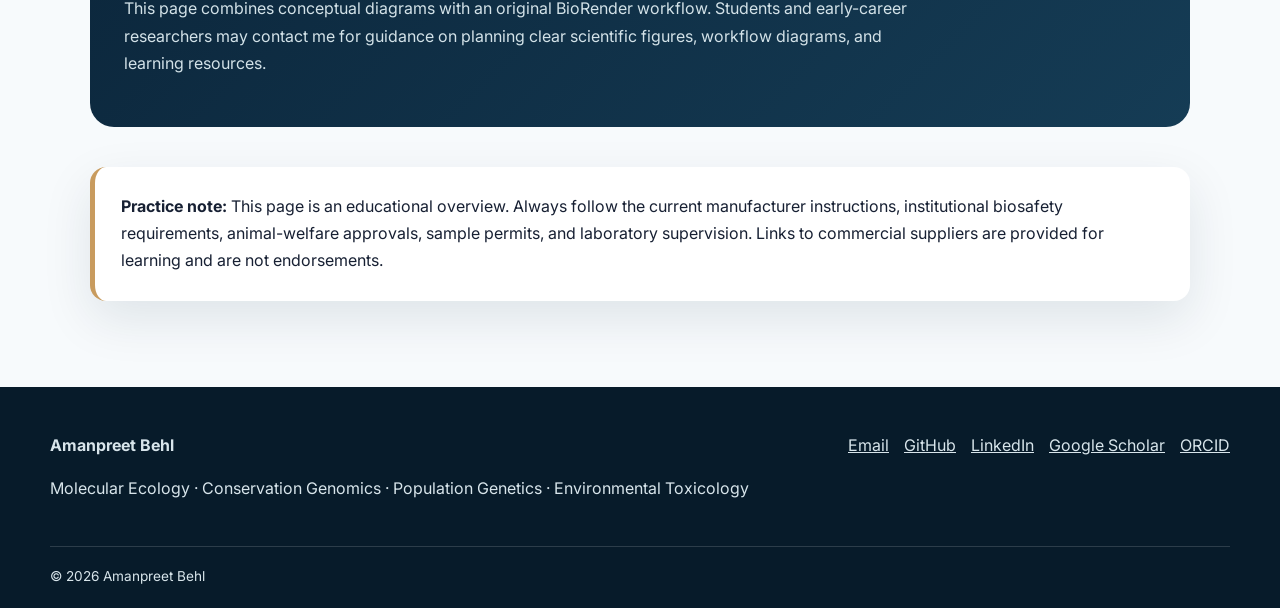
<file: dna-extraction.html>
<!DOCTYPE html>
<html lang="en">
<head>
  <meta charset="UTF-8">
  <meta name="viewport" content="width=device-width, initial-scale=1.0">
  <meta name="description" content="A detailed, beginner-friendly guide to fish tissue sampling, DNA extraction, DNA quality control, troubleshooting, and choosing extraction methods for molecular ecology and genomics.">
  <meta name="theme-color" content="#0B253A">
  <meta property="og:title" content="DNA Extraction: From Tissue to Analysis-Ready DNA">
  <meta property="og:description" content="A practical learning guide for students and early-career researchers working with fish tissues and genomic DNA.">
  <meta property="og:type" content="website">
  <title>DNA Extraction Explained | Amanpreet Behl</title>
  <link rel="preconnect" href="https://fonts.googleapis.com">
  <link rel="preconnect" href="https://fonts.gstatic.com" crossorigin>
  <link href="https://fonts.googleapis.com/css2?family=Inter:wght@400;500;600;700&family=Source+Serif+4:wght@600;700&display=swap" rel="stylesheet">
  <link rel="stylesheet" href="styles-v4.css">
</head>
<body>
<a class="skip" href="#main">Skip to content</a>
<header class="header"><div class="shell nav"><a class="brand" href="index.html"><span>AB</span>Amanpreet Behl</a><button class="menu" aria-label="Toggle navigation" aria-expanded="false">☰</button><nav class="links"><a href="index.html">Home</a><a href="research.html">Research</a><a href="fieldwork.html">Fieldwork</a><a href="methods.html">Methods</a><a href="learn.html">Learn</a><a href="publications.html">Publications</a><a href="gallery.html">Gallery</a><a href="assets/docs/Amanpreet_Behl_CV.pdf" target="_blank" rel="noopener">CV</a><a href="index.html#contact">Contact</a><button class="theme" aria-label="Toggle colour theme">◐</button></nav></div></header>

<main id="main">
<section class="page-hero dna-hero"><div class="shell"><p class="eyebrow">Learning Hub · Molecular Methods</p><h1>DNA Extraction: From Tissue to Analysis-Ready DNA</h1><p class="lead">A detailed conceptual guide to collecting fish tissue, isolating genomic DNA, evaluating quality, and preparing consistent samples for PCR, library preparation, sequencing, and population-genomic analysis.</p><div class="hero-actions"><a class="btn primary" href="#workflow">Explore the workflow</a><a class="btn secondary" href="#troubleshooting">Troubleshooting guide</a></div></div></section>

<section class="section"><div class="shell article wide-article">
  <div class="chapter-intro">
    <div><p class="eyebrow">Chapter overview</p><h2>Why DNA quality matters</h2><p>DNA extraction is not merely a preparatory step. The concentration, purity, integrity, and consistency of the recovered DNA influence every downstream stage. Restriction digestion, PCR, library preparation, sequencing depth, read quality, and variant discovery can all be affected by poor or uneven starting material.</p></div>
    <img src="assets/images/learning/dna-quality-pillars.png" alt="Illustrated overview of DNA concentration, purity, integrity and consistency" loading="lazy">
  </div>

  <div class="concept-grid four">
    <article><span>01</span><h3>Concentration</h3><p>Enough double-stranded DNA must be available for the intended assay. A concentration that is adequate for PCR may still be insufficient for a sequencing library.</p></article>
    <article><span>02</span><h3>Purity</h3><p>Proteins, salts, ethanol, phenol, detergents, and other carry-over contaminants may inhibit polymerases or restriction enzymes.</p></article>
    <article><span>03</span><h3>Integrity</h3><p>High-molecular-weight DNA is less fragmented and usually supports more even library preparation and reliable downstream analysis.</p></article>
    <article><span>04</span><h3>Consistency</h3><p>Samples should be processed as uniformly as possible. Uneven extraction quality can create technical variation that resembles biological variation.</p></article>
  </div>

  <div class="notice"><strong>Important distinction:</strong> fin clipping is usually described as <em>minimally invasive</em> or <em>non-lethal</em>, not fully non-invasive. Skin-mucus swabs and shed scales are more strictly non-invasive alternatives, although they may produce lower or less consistent DNA yields for demanding sequencing applications.</div>

  <section class="learning-section" id="sampling">
    <div class="section-heading"><p class="eyebrow">Fish sampling</p><h2>Which tissue should you use?</h2></div>
    <div class="media-split">
      <img src="assets/images/learning/fin-clip-overview.png" alt="Illustration of a fish fin clip as a minimally invasive DNA source" loading="lazy">
      <div>
        <h3>Fin clips: a practical balance for fish genomics</h3>
        <p>Fin tissue is widely used in fish population genetics because a small clip can provide reliable genomic DNA while allowing the animal to survive when sampling is performed under approved animal-care procedures. Earlier work demonstrated that fins and scales can support efficient non-destructive genetic sampling, and recent whole-genome sequencing comparisons found fin clips to be more consistently suitable for sequencing than untreated skin or gill swabs.</p>
        <p>However, “best” depends on the research question, species, animal size, welfare requirements, permits, and downstream method. For small-bodied or sensitive species, skin-mucus swabbing may be preferable. For archived specimens or market samples, muscle may be the only practical tissue.</p>
        <div class="source-row"><a href="https://doi.org/10.1034/j.1601-5223.2003.01503.x" target="_blank" rel="noopener">Wasko et al. 2003 ↗</a><a href="https://pubmed.ncbi.nlm.nih.gov/39815330/" target="_blank" rel="noopener">Fin clips vs swabs for WGS ↗</a><a href="https://pubmed.ncbi.nlm.nih.gov/39185076/" target="_blank" rel="noopener">Skin-swabbing protocol ↗</a></div>
      </div>
    </div>

    <div class="table-wrap"><table><thead><tr><th>Tissue/source</th><th>Animal impact</th><th>Typical strengths</th><th>Important limitations</th></tr></thead><tbody>
      <tr><td>Fin clip</td><td>Minimally invasive; non-lethal when performed correctly</td><td>Reliable yield, easy preservation, commonly used for population genomics</td><td>Requires handling, ethical approval, trained sampling and wound-care considerations</td></tr>
      <tr><td>Skin-mucus swab</td><td>Non-invasive</td><td>Lower welfare impact; useful for genotyping and potentially sequencing</td><td>Yield can be lower and more variable; contamination risk may be higher</td></tr>
      <tr><td>Scales</td><td>Low impact or non-invasive when naturally shed</td><td>Easy field collection; can support PCR and restriction digestion</td><td>DNA quantity and consistency vary by species and scale condition</td></tr>
      <tr><td>Muscle</td><td>Usually destructive or collected from dead specimens</td><td>Often high DNA yield; useful for archived or market samples</td><td>Not appropriate for live-release studies</td></tr>
      <tr><td>Blood</td><td>Minimally invasive but technically demanding</td><td>Can provide high-quality nucleated-cell DNA in fishes</td><td>Requires specialised collection, anticoagulant handling and species-specific expertise</td></tr>
    </tbody></table></div>
  </section>

  <section class="learning-section" id="workflow">
    <div class="section-heading"><p class="eyebrow">Conceptual workflow</p><h2>QIAGEN silica spin-column extraction</h2><p>This section explains the logic of the workflow. It does not replace the current manufacturer handbook or your laboratory’s approved protocol.</p></div>
    <figure class="learning-figure"><img src="assets/images/learning/amanpreet-fish-dna-extraction-workflow.png" alt="BioRender workflow created by Amanpreet Behl showing fish fin clip DNA extraction with a QIAGEN spin column" loading="lazy"><figcaption>Original educational workflow created by Amanpreet Behl using BioRender. Reuse requires permission from the creator and must comply with BioRender licensing terms.</figcaption></figure>

    <div class="step-grid">
      <article><b>1</b><h3>Tissue preparation</h3><p>Use a small, well-preserved piece of tissue. Excess starting material can overload the lysis chemistry and silica membrane.</p></article>
      <article><b>2</b><h3>Cell lysis</h3><p>Detergent-containing lysis buffer disrupts cellular and nuclear membranes, releasing DNA and proteins into solution.</p></article>
      <article><b>3</b><h3>Protein digestion</h3><p>Proteinase K digests proteins, including nucleases that could otherwise degrade the DNA.</p></article>
      <article><b>4</b><h3>Binding conditions</h3><p>Binding buffer and alcohol create chemical conditions under which DNA adsorbs to the silica membrane.</p></article>
      <article><b>5</b><h3>Column loading</h3><p>The lysate passes through the spin column. DNA remains bound while much of the unwanted material enters the flow-through.</p></article>
      <article><b>6</b><h3>Wash steps</h3><p>Wash buffers remove proteins, salts, and other contaminants while DNA remains attached to the membrane.</p></article>
      <article><b>7</b><h3>Membrane drying</h3><p>Residual ethanol must be removed because it can interfere with PCR, enzymatic digestion, and library preparation.</p></article>
      <article><b>8</b><h3>Elution</h3><p>Low-salt buffer or nuclease-free water releases DNA from the silica membrane into a clean collection tube.</p></article>
    </div>

    <figure class="learning-figure compact"><img src="assets/images/learning/spin-column-concept.png" alt="Illustrated conceptual spin-column DNA extraction workflow" loading="lazy"><figcaption>Hand-drawn-style conceptual summary generated for this Learning Hub. Always follow the current kit handbook for operational details.</figcaption></figure>
  </section>

  <section class="learning-section" id="quality-control">
    <div class="section-heading"><p class="eyebrow">Quality control</p><h2>How should extracted DNA be assessed?</h2></div>
    <div class="cards three learning-cards">
      <article><h3>Fluorometric quantification</h3><p>Qubit-type assays selectively measure double-stranded DNA and are generally preferred when accurate concentration is essential for library preparation.</p></article>
      <article><h3>Spectrophotometry</h3><p>NanoDrop-type instruments estimate concentration and provide absorbance ratios that may indicate protein, salt, or solvent contamination. Ratios should be interpreted as screening indicators, not absolute proof of purity.</p></article>
      <article><h3>Gel electrophoresis</h3><p>A high-molecular-weight band with limited smearing suggests relatively intact DNA. Gel assessment is qualitative and should be combined with concentration and purity measurements.</p></article>
    </div>
    <div class="notice"><strong>Why quantity matters:</strong> insufficient DNA can lead to failed library preparation, extra PCR cycles, uneven representation, lower complexity, reduced sequencing depth, and missing genotypes. Extremely high apparent concentration is also not automatically good—it may reflect RNA, contaminants, or an inaccurate spectrophotometric estimate.</div>
  </section>

  <section class="learning-section" id="method-selection">
    <div class="section-heading"><p class="eyebrow">Choosing a method</p><h2>Commercial kits and alternative approaches</h2></div>
    <p>No extraction method is universally superior. The right choice depends on tissue type, throughput, required DNA fragment length, downstream analysis, cost, equipment, hazardous-waste restrictions, and available technical support.</p>
    <div class="table-wrap"><table><thead><tr><th>Method</th><th>Principle</th><th>Useful features</th><th>Considerations</th></tr></thead><tbody>
      <tr><td>QIAGEN DNeasy Blood & Tissue</td><td>Silica spin column</td><td>Standardised workflow for animal tissues; suitable for PCR and genotyping</td><td>Per-sample cost; membrane can be overloaded; follow the current handbook</td></tr>
      <tr><td>Thermo Fisher PureLink Genomic DNA Mini Kit</td><td>Silica spin column</td><td>Designed for tissues, cells, blood, bacteria and swabs</td><td>Optimisation may be required for unusual tissues or very small samples</td></tr>
      <tr><td>Promega Wizard Genomic DNA Purification</td><td>Solution-based salting-out</td><td>Can preserve high-molecular-weight DNA without silica or organic solvents</td><td>More manual handling and precipitation steps</td></tr>
      <tr><td>Phenol–chloroform</td><td>Organic extraction</td><td>Can produce high yield and long DNA fragments</td><td>Hazardous chemicals, labour intensive, phase-separation errors and carry-over risk</td></tr>
      <tr><td>Low-cost salt/detergent methods</td><td>Lysis followed by salt-based purification</td><td>Useful in resource-limited laboratories; fish-fin protocols have been published</td><td>Requires careful local validation before sequencing-scale use</td></tr>
    </tbody></table></div>
    <div class="source-row"><a href="https://www.qiagen.com/us/products/discovery-and-translational-research/dna-rna-purification/dna-purification/genomic-dna/dneasy-blood-and-tissue-kit" target="_blank" rel="noopener">QIAGEN DNeasy resources ↗</a><a href="https://www.thermofisher.com/order/catalog/product/in/en/K182001" target="_blank" rel="noopener">Thermo Fisher PureLink ↗</a><a href="https://www.promega.com/products/nucleic-acid-extraction/genomic-dna/wizard-genomic-dna-purification-kit/" target="_blank" rel="noopener">Promega Wizard ↗</a><a href="https://doi.org/10.1371/journal.pone.0318708" target="_blank" rel="noopener">Low-cost fish-fin method ↗</a></div>
  </section>

  <section class="learning-section" id="troubleshooting">
    <div class="section-heading"><p class="eyebrow">Troubleshooting</p><h2>Common extraction problems</h2></div>
    <figure class="learning-figure compact"><img src="assets/images/learning/quality-troubleshooting.png" alt="Illustrated DNA quality checks and common causes of poor extraction" loading="lazy"></figure>
    <div class="accordion-list">
      <details><summary>DNA concentration is very low</summary><p>Check tissue preservation, tissue amount, digestion completeness, binding conditions, membrane loading, elution volume, and whether the quantification method is sensitive enough. A second elution may recover more total DNA but can reduce concentration.</p></details>
      <details><summary>The 260/280 ratio is low</summary><p>Protein or reagent carry-over may be present. Review digestion, wash steps, membrane drying, and whether the instrument blank matches the elution buffer.</p></details>
      <details><summary>The 260/230 ratio is low</summary><p>Residual salts, guanidine, ethanol, or other organic compounds may remain. Ensure correct wash-buffer preparation and complete membrane drying before elution.</p></details>
      <details><summary>DNA is visibly degraded</summary><p>Possible causes include poor preservation, nuclease activity, repeated freeze–thaw cycles, prolonged warm storage, vigorous mechanical shearing, or delayed processing.</p></details>
      <details><summary>Some samples work and others fail</summary><p>Investigate unequal tissue size, inconsistent preservation, sample age, digestion time, extraction batch, operator differences, tissue type, and species-specific inhibitors. Include extraction controls and record batch metadata.</p></details>
      <details><summary>DNA is present but PCR or restriction digestion fails</summary><p>Concentration alone is not enough. Residual ethanol, salts, proteins, detergents, or excessive DNA input may inhibit enzymes. Dilution can sometimes reduce inhibitor concentration, but the root cause should still be investigated.</p></details>
    </div>
  </section>

  <section class="learning-section">
    <div class="section-heading"><p class="eyebrow">Field practice</p><h2>Fin-clip collection: principles for reliable samples</h2></div>
    <div class="check-grid">
      <div>Use clean, sterilised instruments and change or decontaminate them between individuals.</div>
      <div>Collect the smallest tissue amount that is scientifically adequate and ethically approved.</div>
      <div>Place tissue immediately into the approved preservation medium.</div>
      <div>Use unique, waterproof sample labels and maintain a separate metadata record.</div>
      <div>Avoid prolonged heat, sunlight, and repeated freeze–thaw cycles.</div>
      <div>Follow permits, animal-welfare approvals, biosafety rules, and species-specific handling guidance.</div>
    </div>
  </section>

  <section class="learning-section references">
    <div class="section-heading"><p class="eyebrow">Recommended reading</p><h2>Sources and further learning</h2></div>
    <ol>
      <li>Wasko, A. P., Martins, C., Oliveira, C., & Foresti, F. (2003). Non-destructive genetic sampling in fish: an improved method for DNA extraction from fish fins and scales. <em>Hereditas</em>, 138, 161–165. <a href="https://doi.org/10.1034/j.1601-5223.2003.01503.x" target="_blank" rel="noopener">DOI ↗</a></li>
      <li>Comparison of whole-genome sequencing performance from fish swabs and fin clips (2025). <a href="https://pubmed.ncbi.nlm.nih.gov/39815330/" target="_blank" rel="noopener">PubMed ↗</a></li>
      <li>Skin-swabbing protocol to collect DNA samples from small-bodied fish species (2024). <a href="https://pubmed.ncbi.nlm.nih.gov/39185076/" target="_blank" rel="noopener">PubMed ↗</a></li>
      <li>Lenka, P. et al. (2025). A highly cost-effective, eco-friendly tissue lysis and extraction method for faster DNA isolation from fish fin. <em>PLoS ONE</em>, 20, e0318708. <a href="https://doi.org/10.1371/journal.pone.0318708" target="_blank" rel="noopener">DOI ↗</a></li>
      <li>QIAGEN. DNeasy Blood & Tissue Handbook, current manufacturer documentation. <a href="https://www.qiagen.com/lr/resources/download.aspx?id=68f29296-5a9f-40fa-8b3d-1c148d0b3030&lang=en" target="_blank" rel="noopener">Handbook ↗</a></li>
    </ol>
  </section>

  <section class="help-card"><div><p class="eyebrow">Need help creating a scientific workflow?</p><h2>Educational illustration support</h2><p>This page combines conceptual diagrams with an original BioRender workflow. Students and early-career researchers may contact me for guidance on planning clear scientific figures, workflow diagrams, and learning resources.</p></div><a class="btn primary" href="mailto:behlamanpreet1@gmail.com?subject=Scientific%20illustration%20or%20learning%20resource%20request">Send an email request</a></section>

  <div class="notice"><strong>Practice note:</strong> This page is an educational overview. Always follow the current manufacturer instructions, institutional biosafety requirements, animal-welfare approvals, sample permits, and laboratory supervision. Links to commercial suppliers are provided for learning and are not endorsements.</div>
</div></section>
</main>

<footer class="footer"><div class="shell footer-grid"><div><strong>Amanpreet Behl</strong><p>Molecular Ecology · Conservation Genomics · Population Genetics · Environmental Toxicology</p></div><div class="footer-links"><a href="mailto:behlamanpreet1@gmail.com">Email</a><a href="https://github.com/Behl2023" target="_blank" rel="noopener">GitHub</a><a href="https://www.linkedin.com/in/amanpreet-behl-86754b170/" target="_blank" rel="noopener">LinkedIn</a><a href="https://scholar.google.com/citations?view_op=list_works&hl=en&user=DI_GD0oAAAAJ" target="_blank" rel="noopener">Google Scholar</a><a href="https://orcid.org/0000-0003-2363-1801" target="_blank" rel="noopener">ORCID</a></div></div><div class="shell copyright">© <span id="year"></span> Amanpreet Behl</div></footer>
<script src="script-v4.js"></script>
</body>
</html>
</file>
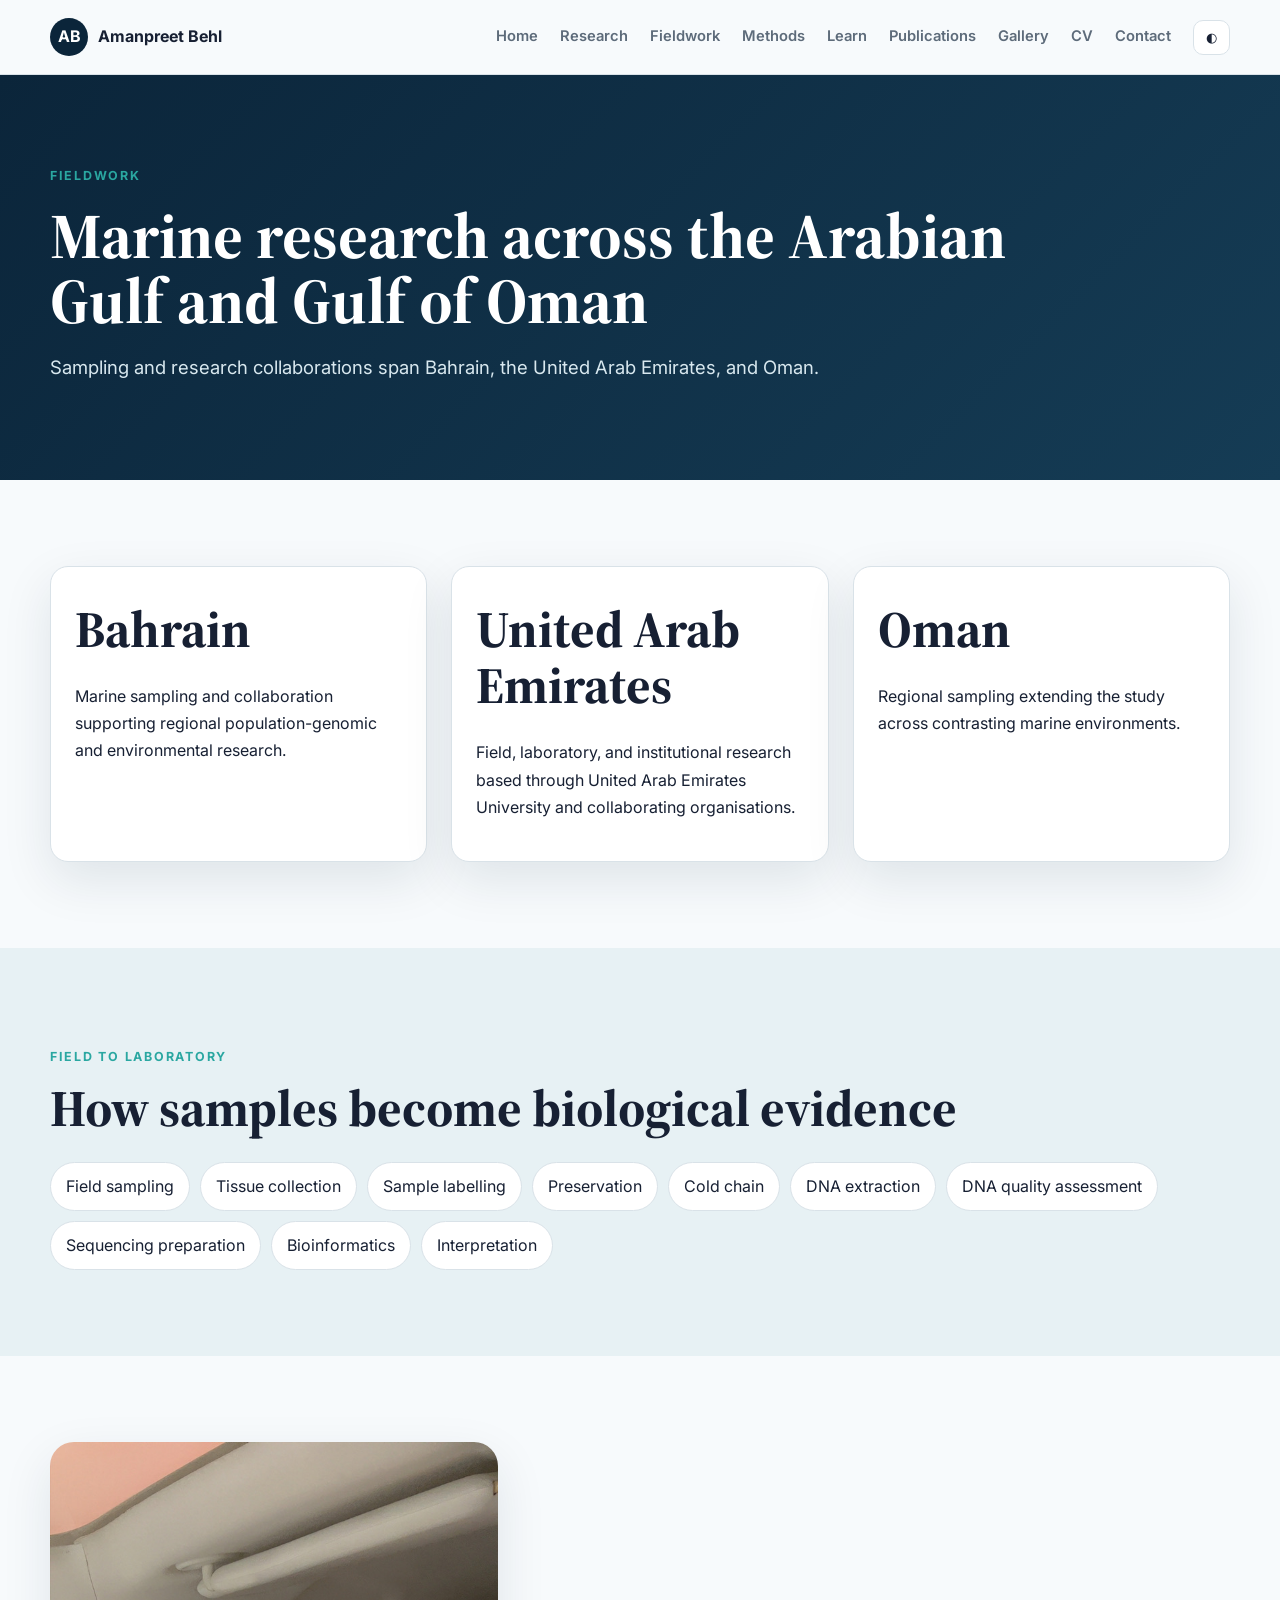
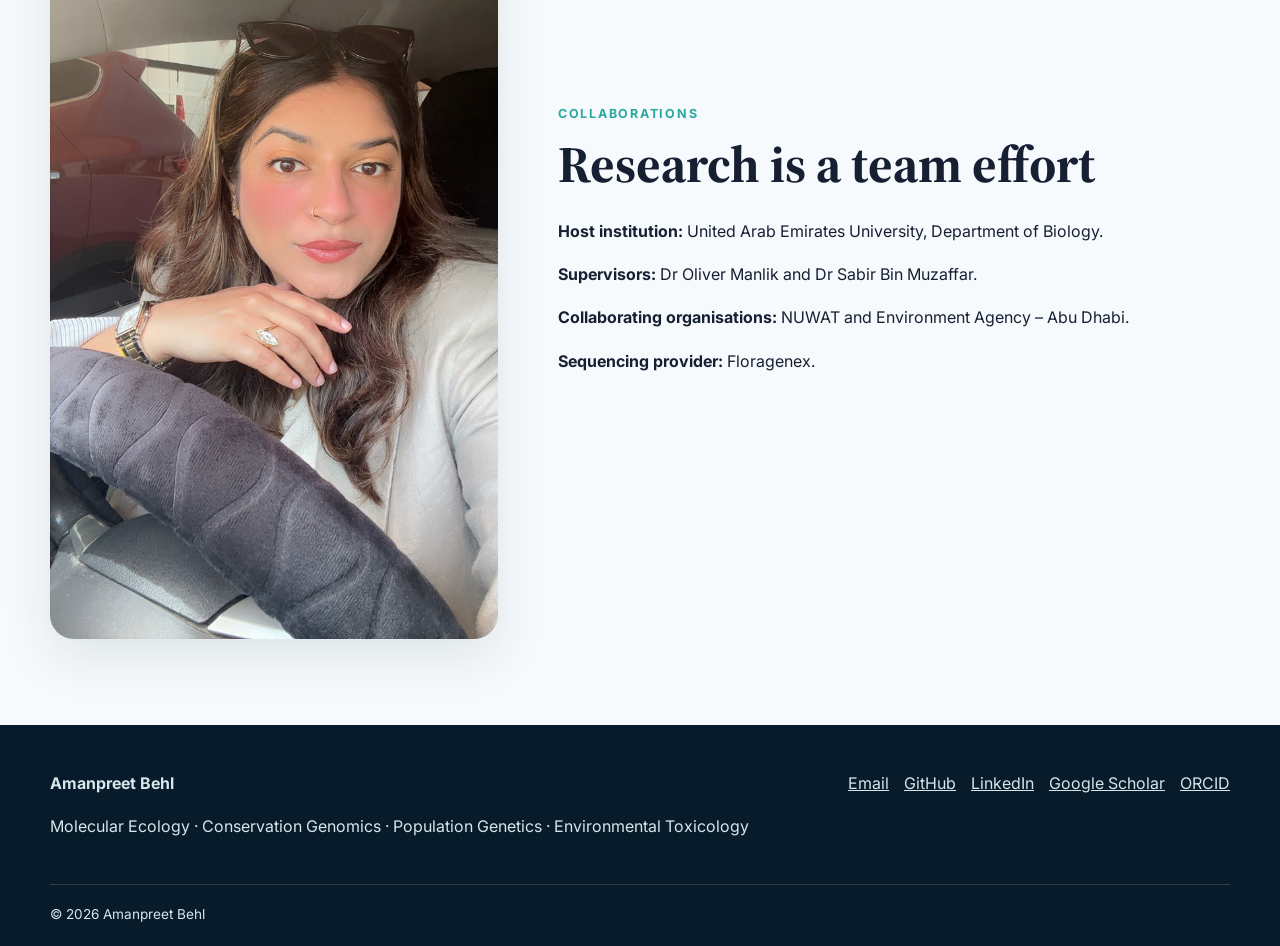
<file: fieldwork.html>
<!DOCTYPE html><html lang="en"><head><meta charset="UTF-8"><meta name="viewport" content="width=device-width, initial-scale=1.0"><meta name="description" content="Marine fieldwork across Bahrain, UAE and Oman."><meta name="theme-color" content="#0B253A"><title>Fieldwork | Amanpreet Behl</title><link rel="preconnect" href="https://fonts.googleapis.com"><link rel="preconnect" href="https://fonts.gstatic.com" crossorigin><link href="https://fonts.googleapis.com/css2?family=Inter:wght@400;500;600;700&family=Source+Serif+4:wght@600;700&display=swap" rel="stylesheet"><link rel="stylesheet" href="styles-v4.css"></head><body><a class="skip" href="#main">Skip to content</a><header class="header"><div class="shell nav"><a class="brand" href="index.html"><span>AB</span>Amanpreet Behl</a><button class="menu" aria-label="Toggle navigation" aria-expanded="false">☰</button><nav class="links"><a href="index.html">Home</a><a href="research.html">Research</a><a href="fieldwork.html">Fieldwork</a><a href="methods.html">Methods</a><a href="learn.html">Learn</a><a href="publications.html">Publications</a><a href="gallery.html">Gallery</a><a href="assets/docs/Amanpreet_Behl_CV.pdf" target="_blank" rel="noopener">CV</a><a href="index.html#contact">Contact</a><button class="theme" aria-label="Toggle colour theme">◐</button></nav></div></header><main id="main"><section class="page-hero field-hero"><div class="shell"><p class="eyebrow">Fieldwork</p><h1>Marine research across the Arabian Gulf and Gulf of Oman</h1><p class="lead">Sampling and research collaborations span Bahrain, the United Arab Emirates, and Oman.</p></div></section><section class="section"><div class="shell region-grid"><article><h2>Bahrain</h2><p>Marine sampling and collaboration supporting regional population-genomic and environmental research.</p></article><article><h2>United Arab Emirates</h2><p>Field, laboratory, and institutional research based through United Arab Emirates University and collaborating organisations.</p></article><article><h2>Oman</h2><p>Regional sampling extending the study across contrasting marine environments.</p></article></div></section><section class="section tint"><div class="shell"><p class="eyebrow">Field to laboratory</p><h2>How samples become biological evidence</h2><div class="workflow"><span>Field sampling</span><span>Tissue collection</span><span>Sample labelling</span><span>Preservation</span><span>Cold chain</span><span>DNA extraction</span><span>DNA quality assessment</span><span>Sequencing preparation</span><span>Bioinformatics</span><span>Interpretation</span></div></div></section><section class="section"><div class="shell two-col"><img class="wide-image" src="assets/images/field.jpg" alt="Amanpreet Behl during research fieldwork"><div><p class="eyebrow">Collaborations</p><h2>Research is a team effort</h2><p><strong>Host institution:</strong> United Arab Emirates University, Department of Biology.</p><p><strong>Supervisors:</strong> Dr Oliver Manlik and Dr Sabir Bin Muzaffar.</p><p><strong>Collaborating organisations:</strong> NUWAT and Environment Agency – Abu Dhabi.</p><p><strong>Sequencing provider:</strong> Floragenex.</p></div></div></section></main><footer class="footer"><div class="shell footer-grid"><div><strong>Amanpreet Behl</strong><p>Molecular Ecology · Conservation Genomics · Population Genetics · Environmental Toxicology</p></div><div class="footer-links"><a href="mailto:behlamanpreet1@gmail.com">Email</a><a href="https://github.com/Behl2023" target="_blank" rel="noopener">GitHub</a><a href="https://www.linkedin.com/in/amanpreet-behl-86754b170/" target="_blank" rel="noopener">LinkedIn</a><a href="https://scholar.google.com/citations?view_op=list_works&hl=en&user=DI_GD0oAAAAJ" target="_blank" rel="noopener">Google Scholar</a><a href="https://orcid.org/0000-0003-2363-1801" target="_blank" rel="noopener">ORCID</a></div></div><div class="shell copyright">© <span id="year"></span> Amanpreet Behl</div></footer><script src="script-v4.js"></script></body></html>
</file>
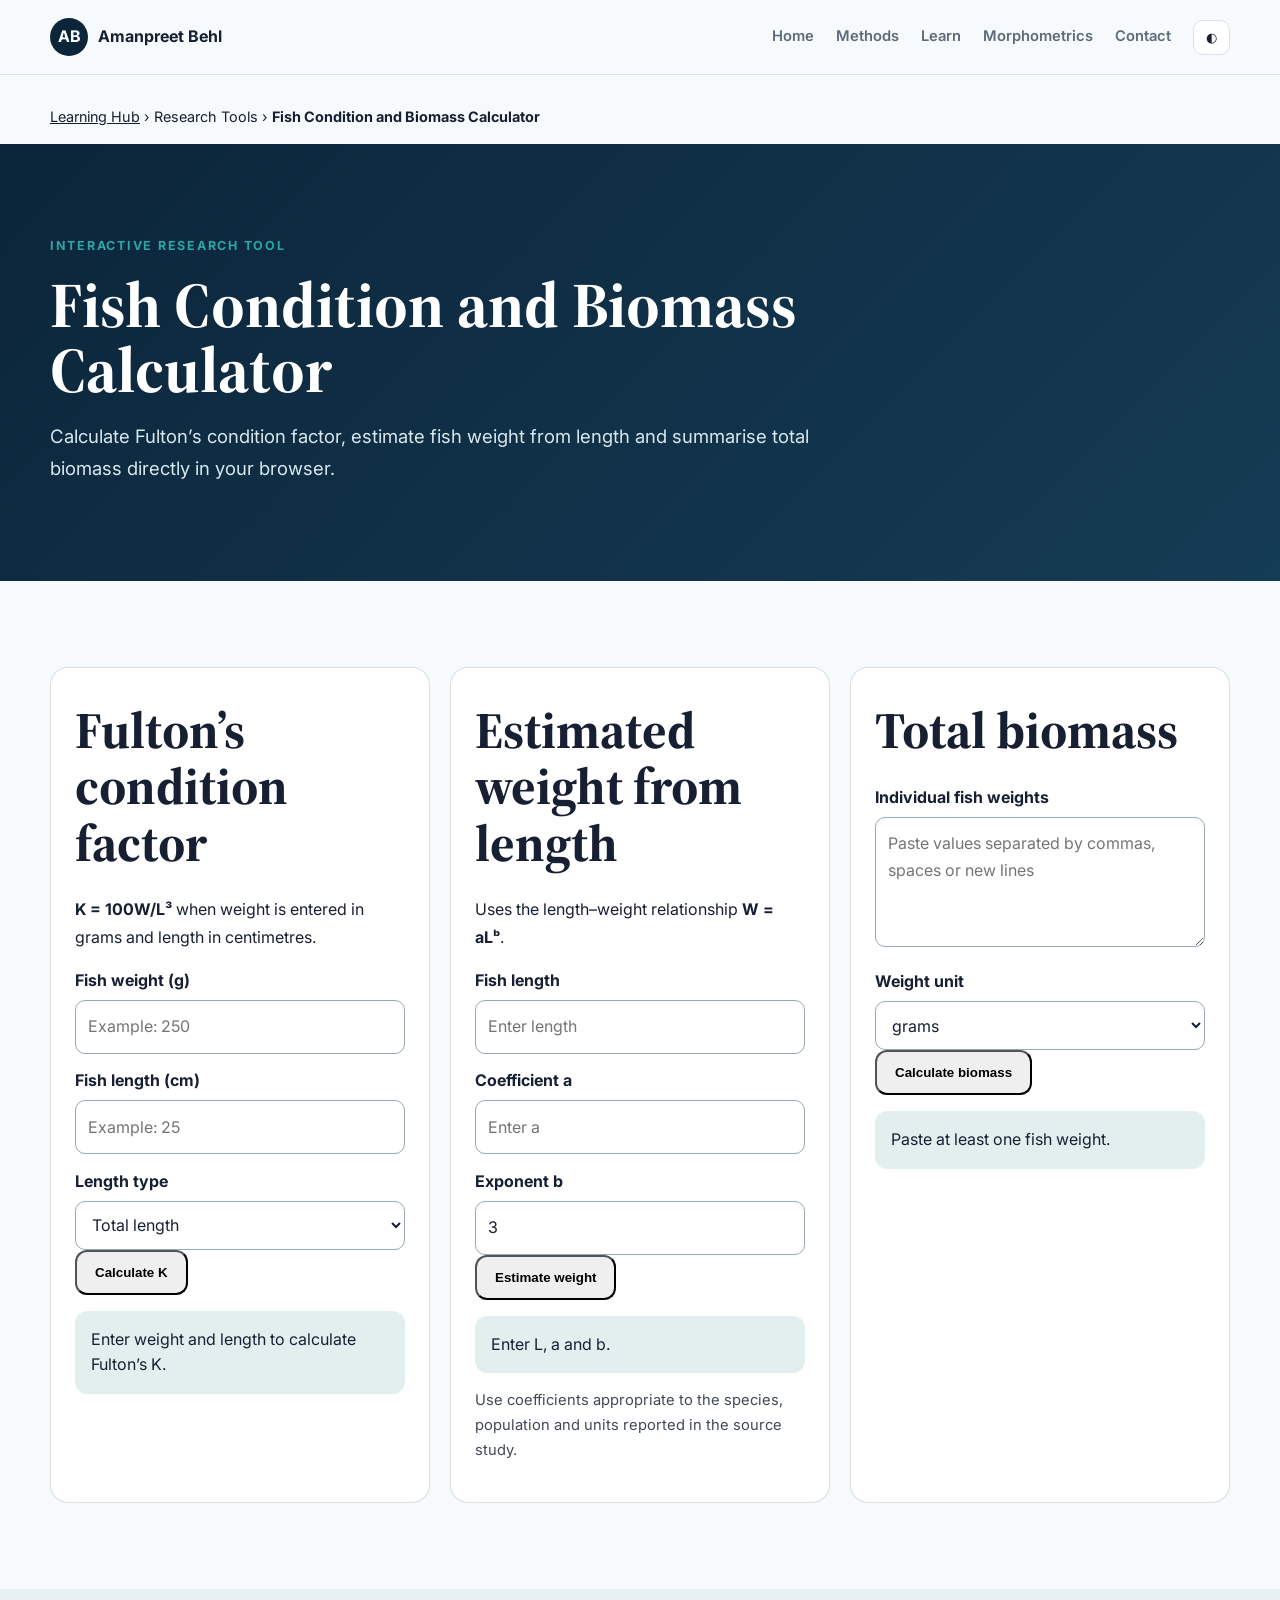
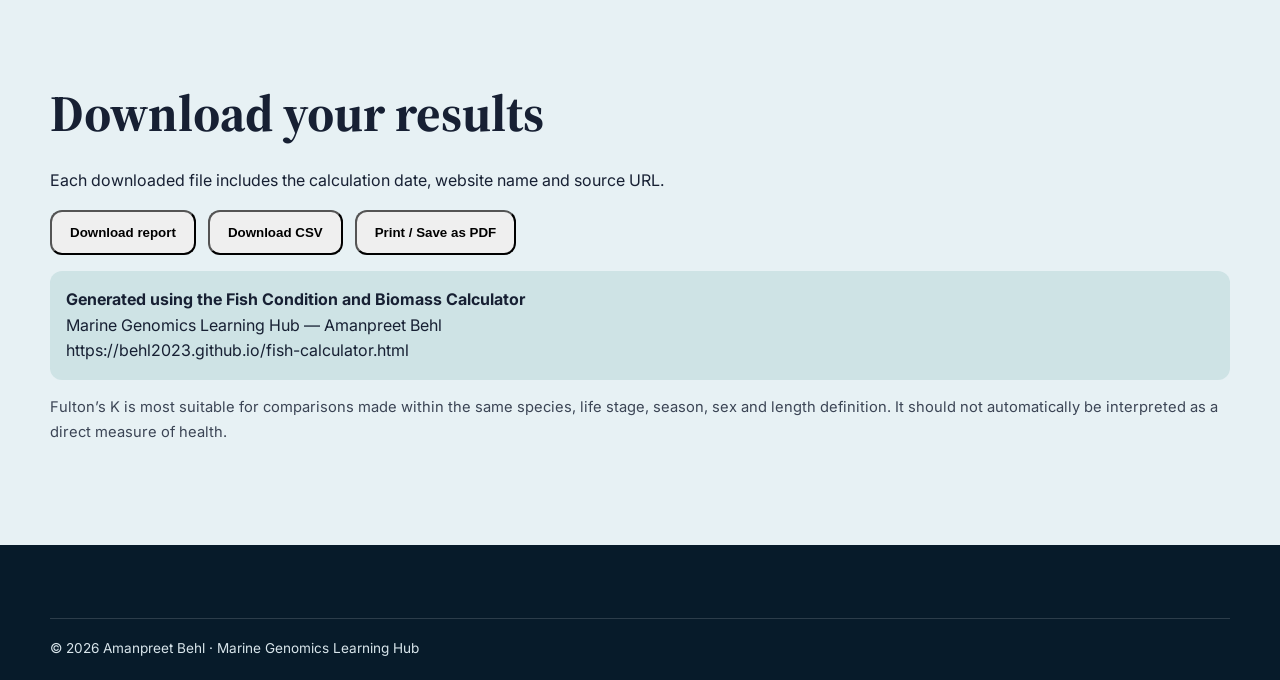
<file: fish-calculator.html>
<!DOCTYPE html>
<html lang="en">
<head>
  <meta charset="UTF-8">
  <meta name="viewport" content="width=device-width, initial-scale=1.0">
  <meta name="description" content="Calculate Fulton's condition factor, estimated fish weight and total biomass.">
  <meta name="theme-color" content="#0B253A">
  <title>Fish Condition and Biomass Calculator | Amanpreet Behl</title>
  <link rel="preconnect" href="https://fonts.googleapis.com">
  <link rel="preconnect" href="https://fonts.gstatic.com" crossorigin>
  <link href="https://fonts.googleapis.com/css2?family=Inter:wght@400;500;600;700&family=Source+Serif+4:wght@600;700&display=swap" rel="stylesheet">
  <link rel="stylesheet" href="styles-v4.css">
  <style>
    .calculator-grid{display:grid;grid-template-columns:repeat(auto-fit,minmax(280px,1fr));gap:1.25rem}
    .calculator-card{padding:1.5rem;border:1px solid rgba(120,140,150,.28);border-radius:18px;background:var(--card,#fff)}
    .calculator-card label{display:block;font-weight:700;margin:.85rem 0 .35rem}
    .calculator-card input,.calculator-card select,.calculator-card textarea{width:100%;padding:.78rem;border:1px solid #9aa8b2;border-radius:10px;font:inherit;background:transparent;color:inherit}
    .calculator-card textarea{min-height:130px;resize:vertical}
    .result-box{margin-top:1rem;padding:1rem;border-radius:12px;background:rgba(27,126,125,.12);line-height:1.6}
    .button-row{display:flex;gap:.75rem;flex-wrap:wrap;margin-top:1rem}
    .small-note{font-size:.92rem;opacity:.82}
    @media print{.header,.button-row,.no-print{display:none!important}.page-hero{padding:1rem 0}.calculator-card{break-inside:avoid}}
  </style>
</head>
<body>
  <a class="skip" href="#main">Skip to content</a>
  <header class="header">
    <div class="shell nav">
      <a class="brand" href="index.html"><span>AB</span>Amanpreet Behl</a>
      <button class="menu" aria-label="Toggle navigation" aria-expanded="false">☰</button>
      <nav class="links">
        <a href="index.html">Home</a>
        <a href="methods.html">Methods</a>
        <a href="learn.html">Learn</a>
        <a href="fish-morphometrics.html">Morphometrics</a>
        <a href="index.html#contact">Contact</a>
        <button class="theme" aria-label="Toggle colour theme">◐</button>
      </nav>
    </div>
  </header>

  <main id="main">
    <div class="shell" style="padding-top:1rem"><p style="font-size:.9rem"><a href="learn.html">Learning Hub</a> <span aria-hidden="true">›</span> Research Tools <span aria-hidden="true">›</span> <strong>Fish Condition and Biomass Calculator</strong></p></div>
    <section class="page-hero">
      <div class="shell">
        <p class="eyebrow">Interactive research tool</p>
        <h1>Fish Condition and Biomass Calculator</h1>
        <p class="lead">Calculate Fulton’s condition factor, estimate fish weight from length and summarise total biomass directly in your browser.</p>
      </div>
    </section>

    <section class="section">
      <div class="shell calculator-grid">
        <article class="calculator-card">
          <h2>Fulton’s condition factor</h2>
          <p><strong>K = 100W/L³</strong> when weight is entered in grams and length in centimetres.</p>
          <label for="kWeight">Fish weight (g)</label>
          <input id="kWeight" type="number" min="0" step="any" placeholder="Example: 250">
          <label for="kLength">Fish length (cm)</label>
          <input id="kLength" type="number" min="0" step="any" placeholder="Example: 25">
          <label for="lengthType">Length type</label>
          <select id="lengthType"><option>Total length</option><option>Fork length</option><option>Standard length</option></select>
          <button class="btn" type="button" onclick="calculateK()">Calculate K</button>
          <div class="result-box" id="kResult">Enter weight and length to calculate Fulton’s K.</div>
        </article>

        <article class="calculator-card">
          <h2>Estimated weight from length</h2>
          <p>Uses the length–weight relationship <strong>W = aLᵇ</strong>.</p>
          <label for="lwLength">Fish length</label>
          <input id="lwLength" type="number" min="0" step="any" placeholder="Enter length">
          <label for="aCoefficient">Coefficient a</label>
          <input id="aCoefficient" type="number" min="0" step="any" placeholder="Enter a">
          <label for="bCoefficient">Exponent b</label>
          <input id="bCoefficient" type="number" min="0" step="any" value="3">
          <button class="btn" type="button" onclick="calculateWeight()">Estimate weight</button>
          <div class="result-box" id="weightResult">Enter L, a and b.</div>
          <p class="small-note">Use coefficients appropriate to the species, population and units reported in the source study.</p>
        </article>

        <article class="calculator-card">
          <h2>Total biomass</h2>
          <label for="weights">Individual fish weights</label>
          <textarea id="weights" placeholder="Paste values separated by commas, spaces or new lines"></textarea>
          <label for="weightUnit">Weight unit</label>
          <select id="weightUnit"><option value="g">grams</option><option value="kg">kilograms</option></select>
          <button class="btn" type="button" onclick="calculateBiomass()">Calculate biomass</button>
          <div class="result-box" id="biomassResult">Paste at least one fish weight.</div>
        </article>
      </div>
    </section>

    <section class="section tint">
      <div class="shell">
        <h2>Download your results</h2>
        <p>Each downloaded file includes the calculation date, website name and source URL.</p>
        <div class="button-row">
          <button class="btn" type="button" onclick="downloadReport()">Download report</button>
          <button class="btn" type="button" onclick="downloadCSV()">Download CSV</button>
          <button class="btn" type="button" onclick="window.print()">Print / Save as PDF</button>
        </div>
        <div class="result-box" id="sourceBox">
          <strong>Generated using the Fish Condition and Biomass Calculator</strong><br>
          Marine Genomics Learning Hub — Amanpreet Behl<br>
          https://behl2023.github.io/fish-calculator.html
        </div>
        <p class="small-note">Fulton’s K is most suitable for comparisons made within the same species, life stage, season, sex and length definition. It should not automatically be interpreted as a direct measure of health.</p>
      </div>
    </section>
  </main>

  <footer class="footer"><div class="shell copyright">© <span id="year"></span> Amanpreet Behl · Marine Genomics Learning Hub</div></footer>
  <script src="script-v4.js"></script>
  <script>
    const results = { fulton: null, estimatedWeight: null, biomass: null };
    const num = value => Number(value);
    const generatedAt = () => new Date().toLocaleString();

    function updateSourceBox() {
      document.getElementById('sourceBox').innerHTML = '<strong>Generated using the Fish Condition and Biomass Calculator</strong><br>Marine Genomics Learning Hub — Amanpreet Behl<br>https://behl2023.github.io/fish-calculator.html<br>Calculated on: ' + generatedAt();
    }

    function calculateK() {
      const weight = num(document.getElementById('kWeight').value);
      const length = num(document.getElementById('kLength').value);
      const type = document.getElementById('lengthType').value;
      const box = document.getElementById('kResult');
      if (!(weight > 0 && length > 0)) { box.textContent = 'Enter positive weight and length values.'; return; }
      const k = (100 * weight) / Math.pow(length, 3);
      results.fulton = { weight, length, type, k };
      box.innerHTML = '<strong>Fulton’s K = ' + k.toFixed(3) + '</strong><br>' + type + ': ' + length + ' cm<br>Weight: ' + weight + ' g';
      updateSourceBox();
    }

    function calculateWeight() {
      const length = num(document.getElementById('lwLength').value);
      const a = num(document.getElementById('aCoefficient').value);
      const b = num(document.getElementById('bCoefficient').value);
      const box = document.getElementById('weightResult');
      if (!(length > 0 && a > 0 && b > 0)) { box.textContent = 'Enter positive values for L, a and b.'; return; }
      const weight = a * Math.pow(length, b);
      results.estimatedWeight = { length, a, b, weight };
      box.innerHTML = '<strong>Estimated weight = ' + weight.toFixed(3) + '</strong><br>W = ' + a + ' × ' + length + '<sup>' + b + '</sup>';
      updateSourceBox();
    }

    function calculateBiomass() {
      const values = document.getElementById('weights').value.split(/[\s,;]+/).map(Number).filter(v => Number.isFinite(v) && v >= 0);
      const unit = document.getElementById('weightUnit').value;
      const box = document.getElementById('biomassResult');
      if (!values.length) { box.textContent = 'Paste at least one valid fish weight.'; return; }
      const total = values.reduce((sum, value) => sum + value, 0);
      const mean = total / values.length;
      const minimum = Math.min(...values);
      const maximum = Math.max(...values);
      results.biomass = { values, unit, total, mean, minimum, maximum };
      box.innerHTML = '<strong>Total biomass = ' + total.toFixed(3) + ' ' + unit + '</strong><br>N = ' + values.length + '<br>Mean = ' + mean.toFixed(3) + ' ' + unit + '<br>Minimum = ' + minimum + ' ' + unit + '<br>Maximum = ' + maximum + ' ' + unit;
      updateSourceBox();
    }

    function buildReport() {
      let report = 'FISH CONDITION AND BIOMASS CALCULATOR\n';
      report += 'Marine Genomics Learning Hub — Amanpreet Behl\n';
      report += 'Source: https://behl2023.github.io/fish-calculator.html\n';
      report += 'Downloaded on: ' + generatedAt() + '\n\n';
      if (results.fulton) report += 'FULTON CONDITION FACTOR\nWeight: ' + results.fulton.weight + ' g\n' + results.fulton.type + ': ' + results.fulton.length + ' cm\nK: ' + results.fulton.k.toFixed(3) + '\nFormula: K = 100W/L^3\n\n';
      if (results.estimatedWeight) report += 'LENGTH-WEIGHT ESTIMATE\nLength: ' + results.estimatedWeight.length + '\na: ' + results.estimatedWeight.a + '\nb: ' + results.estimatedWeight.b + '\nEstimated weight: ' + results.estimatedWeight.weight.toFixed(3) + '\nFormula: W = aL^b\n\n';
      if (results.biomass) report += 'BIOMASS SUMMARY\nNumber of fish: ' + results.biomass.values.length + '\nTotal biomass: ' + results.biomass.total.toFixed(3) + ' ' + results.biomass.unit + '\nMean: ' + results.biomass.mean.toFixed(3) + ' ' + results.biomass.unit + '\nMinimum: ' + results.biomass.minimum + ' ' + results.biomass.unit + '\nMaximum: ' + results.biomass.maximum + ' ' + results.biomass.unit + '\n\n';
      report += 'Disclaimer: These are calculation outputs and not veterinary or fisheries-management advice. Use species-appropriate methods and coefficients.';
      return report;
    }

    function downloadReport() {
      const blob = new Blob([buildReport()], { type: 'text/plain;charset=utf-8' });
      const link = document.createElement('a');
      link.href = URL.createObjectURL(blob);
      link.download = 'fish_condition_biomass_report.txt';
      link.click();
      URL.revokeObjectURL(link.href);
    }

    function downloadCSV() {
      const rows = [['Generated_From','https://behl2023.github.io/fish-calculator.html'],['Generated_On',generatedAt()]];
      if (results.fulton) rows.push(['Fulton_K',results.fulton.k],['Weight_g',results.fulton.weight],['Length_cm',results.fulton.length],['Length_Type',results.fulton.type]);
      if (results.estimatedWeight) rows.push(['Estimated_Weight',results.estimatedWeight.weight],['Length',results.estimatedWeight.length],['a',results.estimatedWeight.a],['b',results.estimatedWeight.b]);
      if (results.biomass) rows.push(['Biomass_Total',results.biomass.total],['Biomass_Unit',results.biomass.unit],['N',results.biomass.values.length],['Mean',results.biomass.mean],['Minimum',results.biomass.minimum],['Maximum',results.biomass.maximum]);
      const csv = rows.map(row => row.map(value => '"' + String(value).replace(/"/g,'""') + '"').join(',')).join('\n');
      const blob = new Blob([csv], { type: 'text/csv;charset=utf-8' });
      const link = document.createElement('a');
      link.href = URL.createObjectURL(blob);
      link.download = 'fish_condition_biomass_results.csv';
      link.click();
      URL.revokeObjectURL(link.href);
    }
  </script>
</body>
</html>
</file>
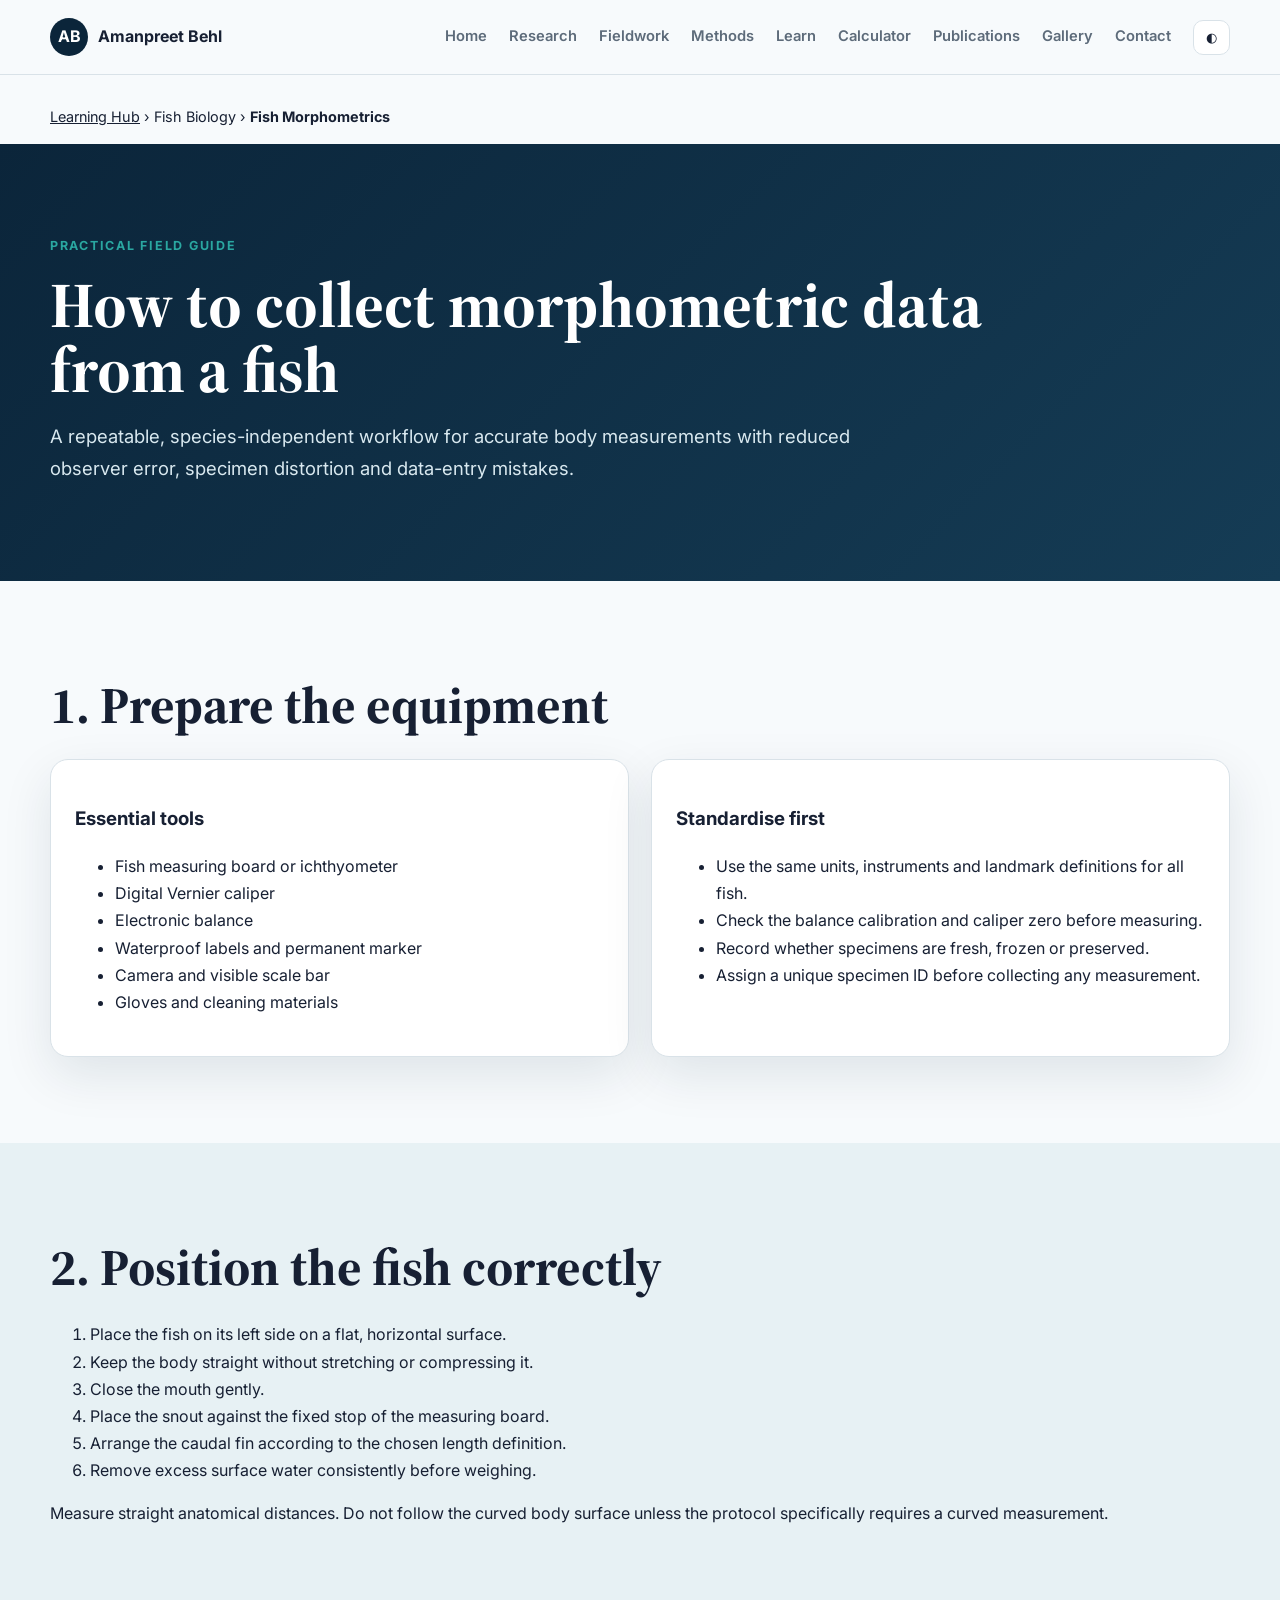
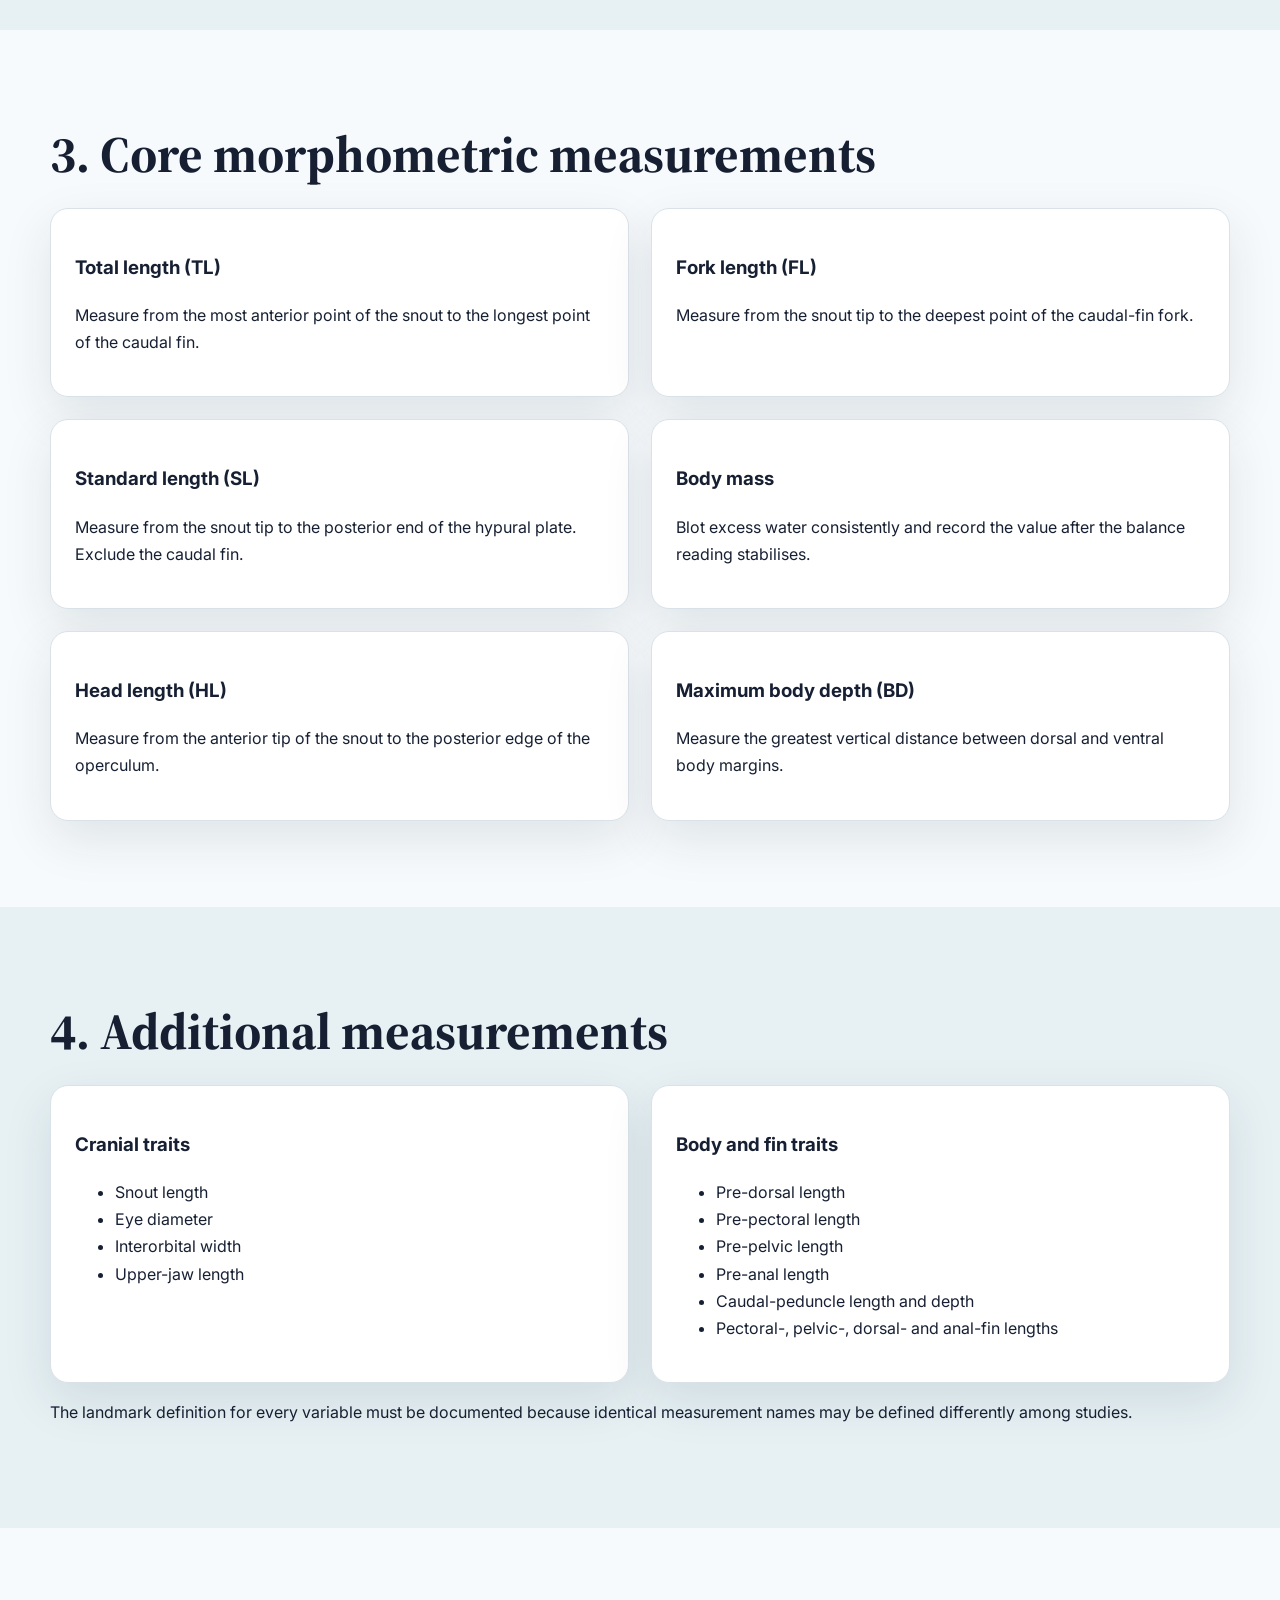
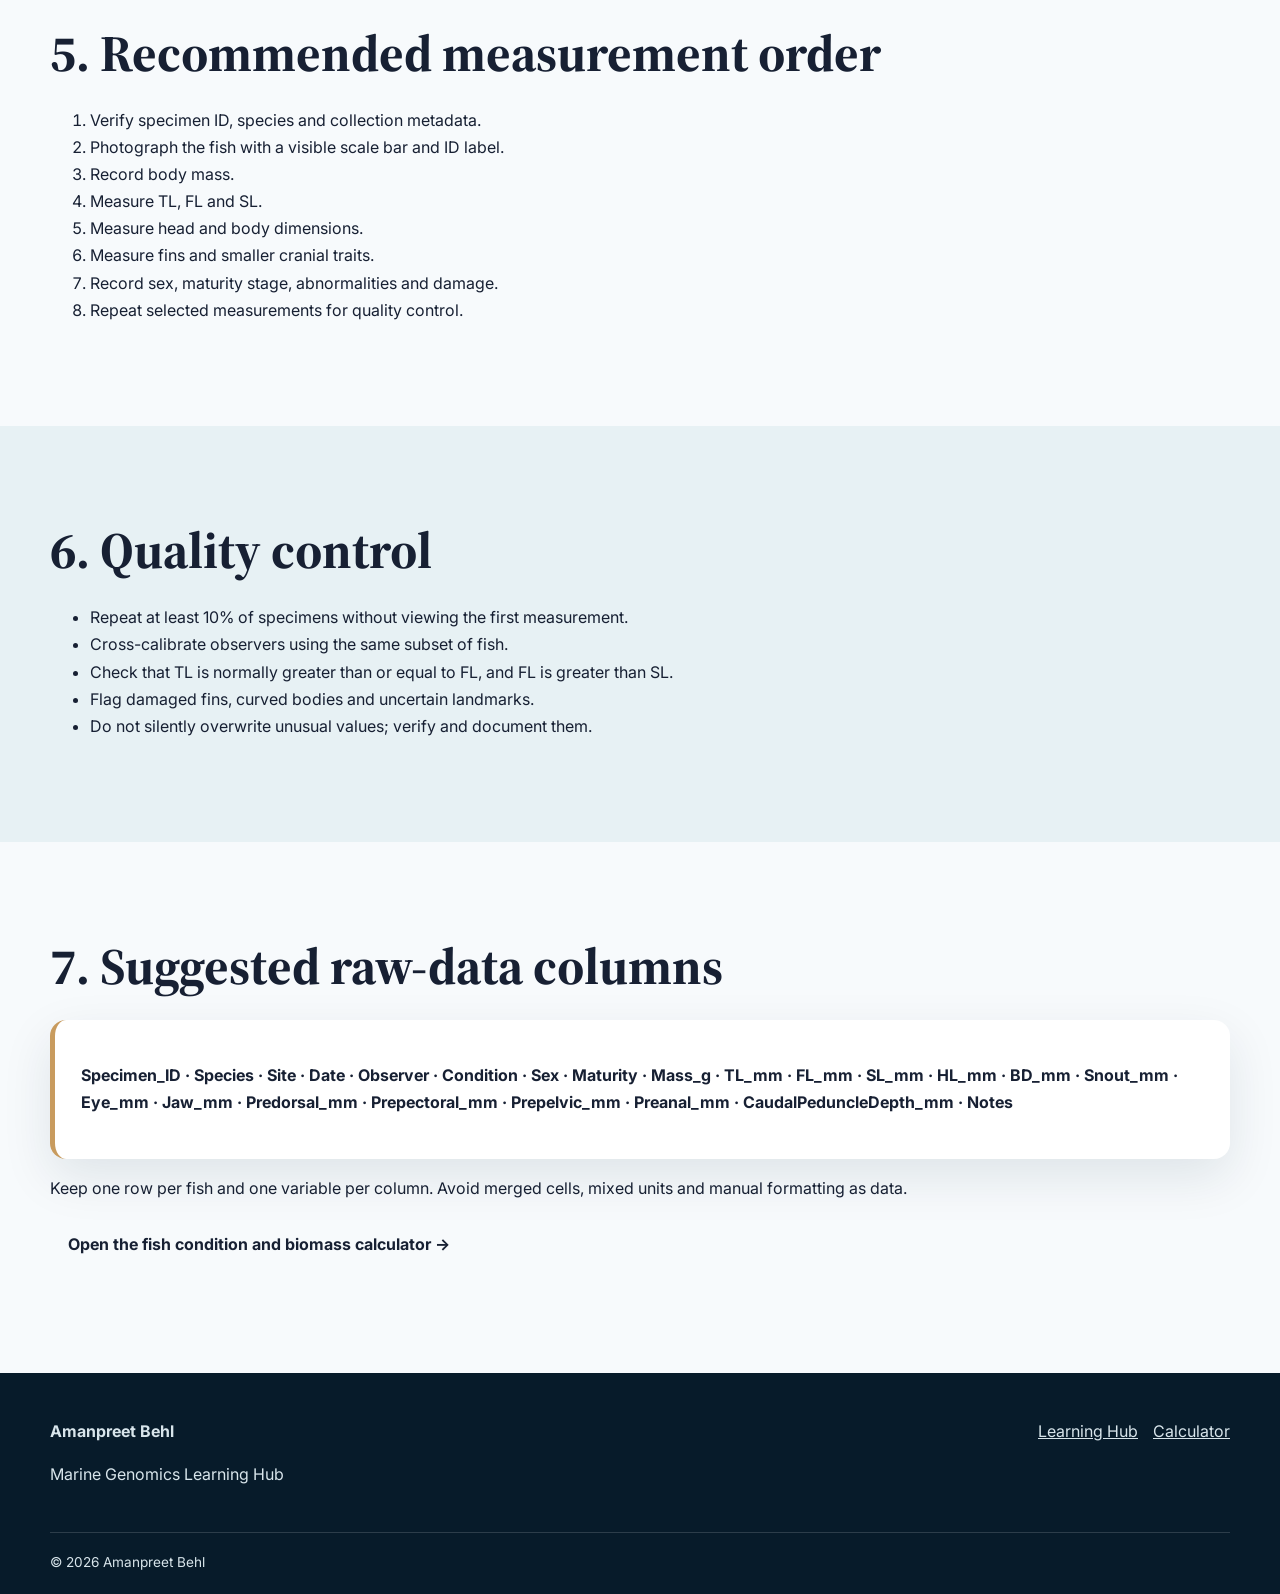
<file: fish-morphometrics.html>
<!DOCTYPE html>
<html lang="en">
<head>
  <meta charset="UTF-8">
  <meta name="viewport" content="width=device-width, initial-scale=1.0">
  <meta name="description" content="A practical guide to collecting accurate morphometric data from fish specimens.">
  <meta name="theme-color" content="#0B253A">
  <title>Fish Morphometrics Guide | Amanpreet Behl</title>
  <link rel="preconnect" href="https://fonts.googleapis.com">
  <link rel="preconnect" href="https://fonts.gstatic.com" crossorigin>
  <link href="https://fonts.googleapis.com/css2?family=Inter:wght@400;500;600;700&family=Source+Serif+4:wght@600;700&display=swap" rel="stylesheet">
  <link rel="stylesheet" href="styles-v4.css">
</head>
<body>
  <a class="skip" href="#main">Skip to content</a>
  <header class="header">
    <div class="shell nav">
      <a class="brand" href="index.html"><span>AB</span>Amanpreet Behl</a>
      <button class="menu" aria-label="Toggle navigation" aria-expanded="false">☰</button>
      <nav class="links">
        <a href="index.html">Home</a>
        <a href="research.html">Research</a>
        <a href="fieldwork.html">Fieldwork</a>
        <a href="methods.html">Methods</a>
        <a href="learn.html">Learn</a>
        <a href="fish-calculator.html">Calculator</a>
        <a href="publications.html">Publications</a>
        <a href="gallery.html">Gallery</a>
        <a href="index.html#contact">Contact</a>
        <button class="theme" aria-label="Toggle colour theme">◐</button>
      </nav>
    </div>
  </header>

  <main id="main">
    <div class="shell" style="padding-top:1rem"><p style="font-size:.9rem"><a href="learn.html">Learning Hub</a> <span aria-hidden="true">›</span> Fish Biology <span aria-hidden="true">›</span> <strong>Fish Morphometrics</strong></p></div>
    <section class="page-hero">
      <div class="shell">
        <p class="eyebrow">Practical field guide</p>
        <h1>How to collect morphometric data from a fish</h1>
        <p class="lead">A repeatable, species-independent workflow for accurate body measurements with reduced observer error, specimen distortion and data-entry mistakes.</p>
      </div>
    </section>

    <section class="section">
      <div class="shell">
        <h2>1. Prepare the equipment</h2>
        <div class="cards two">
          <article>
            <h3>Essential tools</h3>
            <ul>
              <li>Fish measuring board or ichthyometer</li>
              <li>Digital Vernier caliper</li>
              <li>Electronic balance</li>
              <li>Waterproof labels and permanent marker</li>
              <li>Camera and visible scale bar</li>
              <li>Gloves and cleaning materials</li>
            </ul>
          </article>
          <article>
            <h3>Standardise first</h3>
            <ul>
              <li>Use the same units, instruments and landmark definitions for all fish.</li>
              <li>Check the balance calibration and caliper zero before measuring.</li>
              <li>Record whether specimens are fresh, frozen or preserved.</li>
              <li>Assign a unique specimen ID before collecting any measurement.</li>
            </ul>
          </article>
        </div>
      </div>
    </section>

    <section class="section tint">
      <div class="shell">
        <h2>2. Position the fish correctly</h2>
        <ol>
          <li>Place the fish on its left side on a flat, horizontal surface.</li>
          <li>Keep the body straight without stretching or compressing it.</li>
          <li>Close the mouth gently.</li>
          <li>Place the snout against the fixed stop of the measuring board.</li>
          <li>Arrange the caudal fin according to the chosen length definition.</li>
          <li>Remove excess surface water consistently before weighing.</li>
        </ol>
        <p>Measure straight anatomical distances. Do not follow the curved body surface unless the protocol specifically requires a curved measurement.</p>
      </div>
    </section>

    <section class="section">
      <div class="shell">
        <h2>3. Core morphometric measurements</h2>
        <div class="cards two">
          <article><h3>Total length (TL)</h3><p>Measure from the most anterior point of the snout to the longest point of the caudal fin.</p></article>
          <article><h3>Fork length (FL)</h3><p>Measure from the snout tip to the deepest point of the caudal-fin fork.</p></article>
          <article><h3>Standard length (SL)</h3><p>Measure from the snout tip to the posterior end of the hypural plate. Exclude the caudal fin.</p></article>
          <article><h3>Body mass</h3><p>Blot excess water consistently and record the value after the balance reading stabilises.</p></article>
          <article><h3>Head length (HL)</h3><p>Measure from the anterior tip of the snout to the posterior edge of the operculum.</p></article>
          <article><h3>Maximum body depth (BD)</h3><p>Measure the greatest vertical distance between dorsal and ventral body margins.</p></article>
        </div>
      </div>
    </section>

    <section class="section tint">
      <div class="shell">
        <h2>4. Additional measurements</h2>
        <div class="cards two">
          <article>
            <h3>Cranial traits</h3>
            <ul>
              <li>Snout length</li>
              <li>Eye diameter</li>
              <li>Interorbital width</li>
              <li>Upper-jaw length</li>
            </ul>
          </article>
          <article>
            <h3>Body and fin traits</h3>
            <ul>
              <li>Pre-dorsal length</li>
              <li>Pre-pectoral length</li>
              <li>Pre-pelvic length</li>
              <li>Pre-anal length</li>
              <li>Caudal-peduncle length and depth</li>
              <li>Pectoral-, pelvic-, dorsal- and anal-fin lengths</li>
            </ul>
          </article>
        </div>
        <p>The landmark definition for every variable must be documented because identical measurement names may be defined differently among studies.</p>
      </div>
    </section>

    <section class="section">
      <div class="shell">
        <h2>5. Recommended measurement order</h2>
        <ol>
          <li>Verify specimen ID, species and collection metadata.</li>
          <li>Photograph the fish with a visible scale bar and ID label.</li>
          <li>Record body mass.</li>
          <li>Measure TL, FL and SL.</li>
          <li>Measure head and body dimensions.</li>
          <li>Measure fins and smaller cranial traits.</li>
          <li>Record sex, maturity stage, abnormalities and damage.</li>
          <li>Repeat selected measurements for quality control.</li>
        </ol>
      </div>
    </section>

    <section class="section tint">
      <div class="shell">
        <h2>6. Quality control</h2>
        <ul>
          <li>Repeat at least 10% of specimens without viewing the first measurement.</li>
          <li>Cross-calibrate observers using the same subset of fish.</li>
          <li>Check that TL is normally greater than or equal to FL, and FL is greater than SL.</li>
          <li>Flag damaged fins, curved bodies and uncertain landmarks.</li>
          <li>Do not silently overwrite unusual values; verify and document them.</li>
        </ul>
      </div>
    </section>

    <section class="section">
      <div class="shell">
        <h2>7. Suggested raw-data columns</h2>
        <div class="notice">
          <p><strong>Specimen_ID · Species · Site · Date · Observer · Condition · Sex · Maturity · Mass_g · TL_mm · FL_mm · SL_mm · HL_mm · BD_mm · Snout_mm · Eye_mm · Jaw_mm · Predorsal_mm · Prepectoral_mm · Prepelvic_mm · Preanal_mm · CaudalPeduncleDepth_mm · Notes</strong></p>
        </div>
        <p>Keep one row per fish and one variable per column. Avoid merged cells, mixed units and manual formatting as data.</p>
        <p><a class="btn" href="fish-calculator.html">Open the fish condition and biomass calculator →</a></p>
      </div>
    </section>
  </main>

  <footer class="footer">
    <div class="shell footer-grid">
      <div><strong>Amanpreet Behl</strong><p>Marine Genomics Learning Hub</p></div>
      <div class="footer-links"><a href="learn.html">Learning Hub</a><a href="fish-calculator.html">Calculator</a></div>
    </div>
    <div class="shell copyright">© <span id="year"></span> Amanpreet Behl</div>
  </footer>
  <script src="script-v4.js"></script>
</body>
</html>
</file>
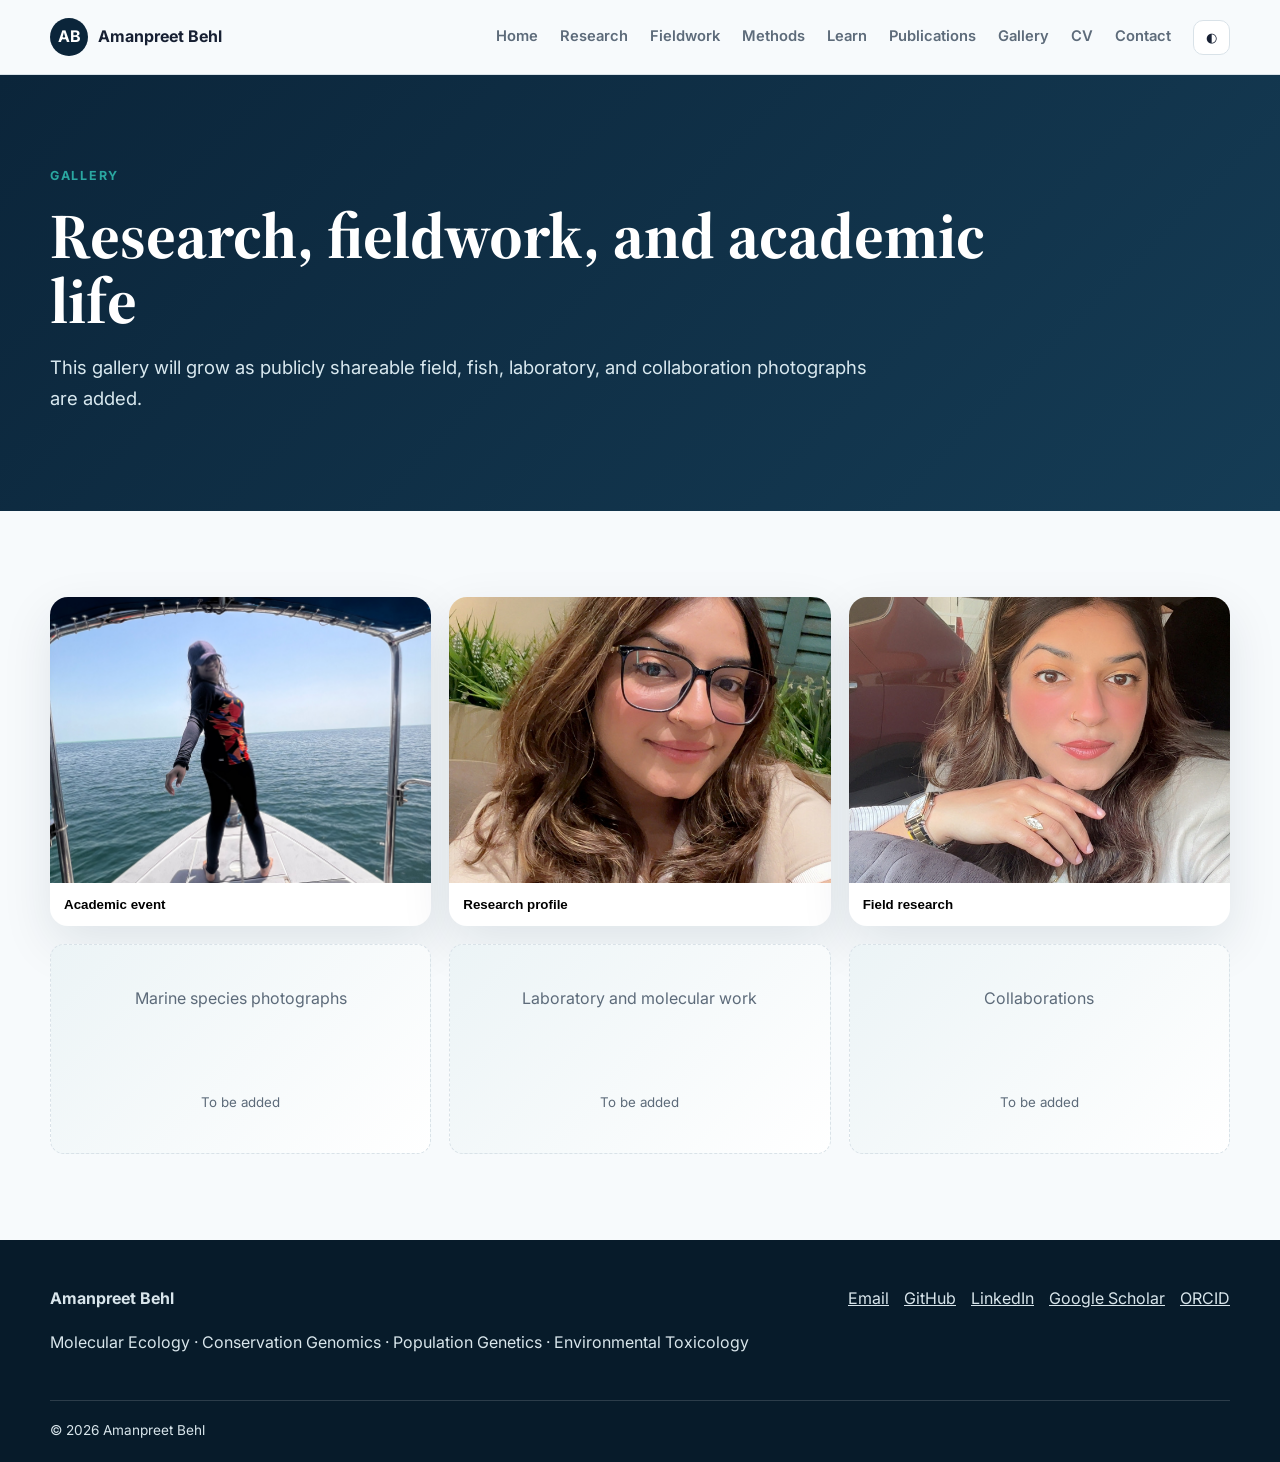
<file: gallery.html>
<!DOCTYPE html><html lang="en"><head><meta charset="UTF-8"><meta name="viewport" content="width=device-width, initial-scale=1.0"><meta name="description" content="Research and fieldwork gallery."><meta name="theme-color" content="#0B253A"><title>Gallery | Amanpreet Behl</title><link rel="preconnect" href="https://fonts.googleapis.com"><link rel="preconnect" href="https://fonts.gstatic.com" crossorigin><link href="https://fonts.googleapis.com/css2?family=Inter:wght@400;500;600;700&family=Source+Serif+4:wght@600;700&display=swap" rel="stylesheet"><link rel="stylesheet" href="styles-v4.css"></head><body><a class="skip" href="#main">Skip to content</a><header class="header"><div class="shell nav"><a class="brand" href="index.html"><span>AB</span>Amanpreet Behl</a><button class="menu" aria-label="Toggle navigation" aria-expanded="false">☰</button><nav class="links"><a href="index.html">Home</a><a href="research.html">Research</a><a href="fieldwork.html">Fieldwork</a><a href="methods.html">Methods</a><a href="learn.html">Learn</a><a href="publications.html">Publications</a><a href="gallery.html">Gallery</a><a href="assets/docs/Amanpreet_Behl_CV.pdf" target="_blank" rel="noopener">CV</a><a href="index.html#contact">Contact</a><button class="theme" aria-label="Toggle colour theme">◐</button></nav></div></header><main id="main"><section class="page-hero"><div class="shell"><p class="eyebrow">Gallery</p><h1>Research, fieldwork, and academic life</h1><p class="lead">This gallery will grow as publicly shareable field, fish, laboratory, and collaboration photographs are added.</p></div></section><section class="section"><div class="shell gallery"><button><img src="assets/images/hero.jpg" alt="Amanpreet Behl at an academic event"><span>Academic event</span></button><button><img src="assets/images/about.jpg" alt="Portrait of Amanpreet Behl"><span>Research profile</span></button><button><img src="assets/images/field.jpg" alt="Amanpreet Behl during fieldwork"><span>Field research</span></button><div class="empty">Marine species photographs<br><small>To be added</small></div><div class="empty">Laboratory and molecular work<br><small>To be added</small></div><div class="empty">Collaborations<br><small>To be added</small></div></div></section><div class="lightbox" aria-hidden="true"><button class="close" aria-label="Close image">×</button><img alt="Expanded gallery image"><p></p></div></main><footer class="footer"><div class="shell footer-grid"><div><strong>Amanpreet Behl</strong><p>Molecular Ecology · Conservation Genomics · Population Genetics · Environmental Toxicology</p></div><div class="footer-links"><a href="mailto:behlamanpreet1@gmail.com">Email</a><a href="https://github.com/Behl2023" target="_blank" rel="noopener">GitHub</a><a href="https://www.linkedin.com/in/amanpreet-behl-86754b170/" target="_blank" rel="noopener">LinkedIn</a><a href="https://scholar.google.com/citations?view_op=list_works&hl=en&user=DI_GD0oAAAAJ" target="_blank" rel="noopener">Google Scholar</a><a href="https://orcid.org/0000-0003-2363-1801" target="_blank" rel="noopener">ORCID</a></div></div><div class="shell copyright">© <span id="year"></span> Amanpreet Behl</div></footer><script src="script-v4.js"></script></body></html>
</file>
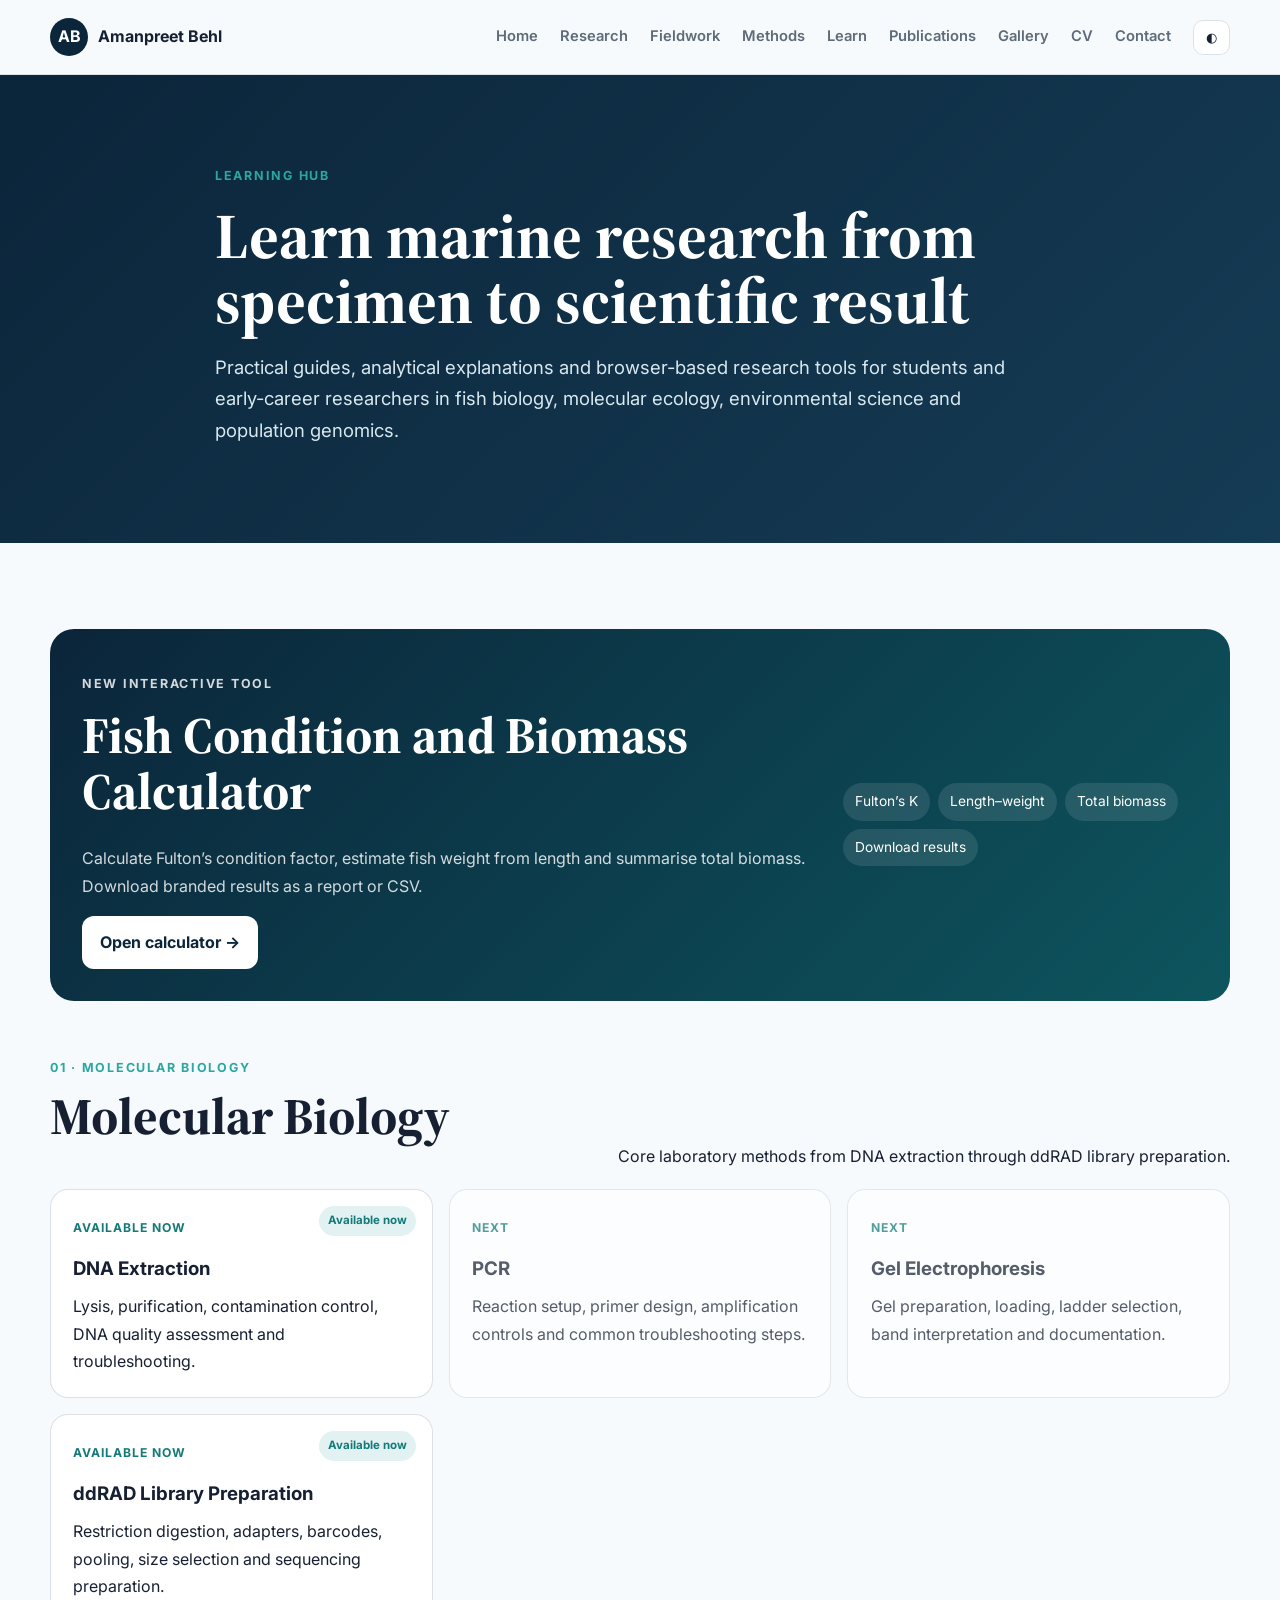
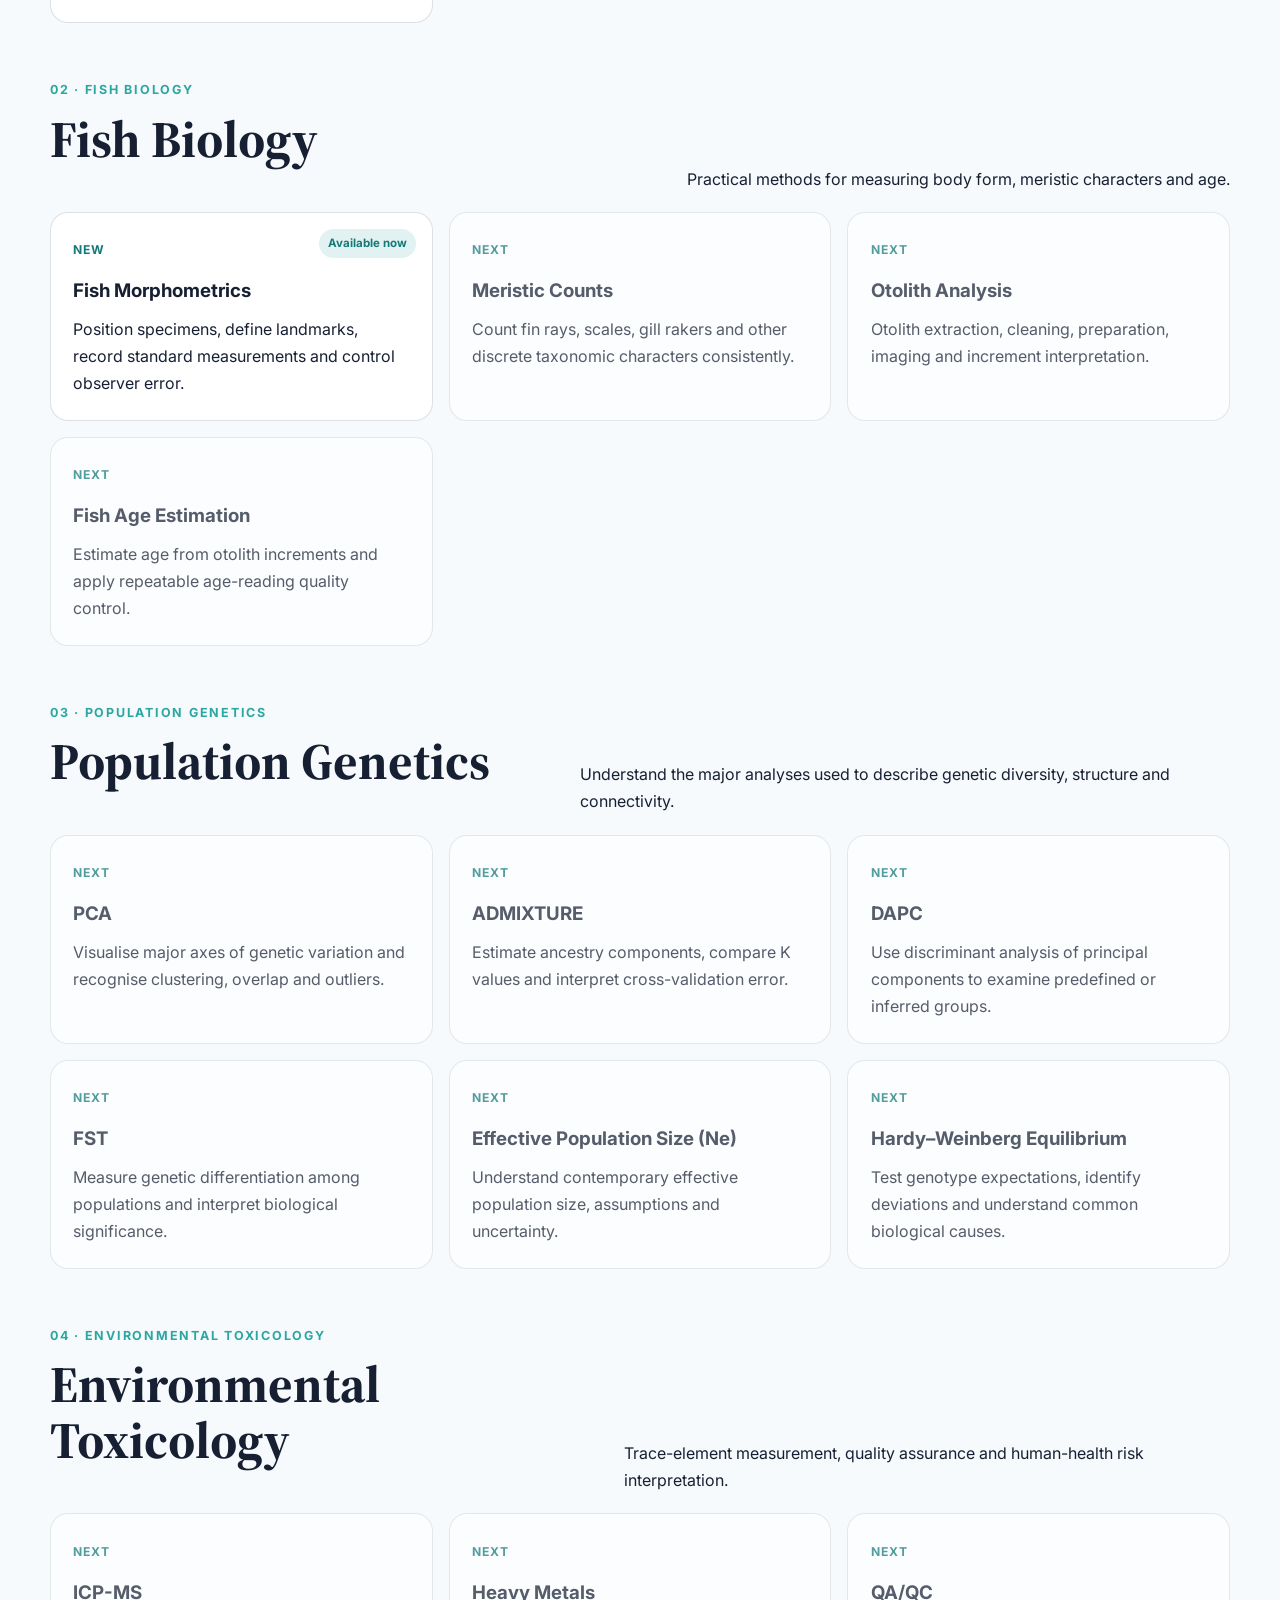
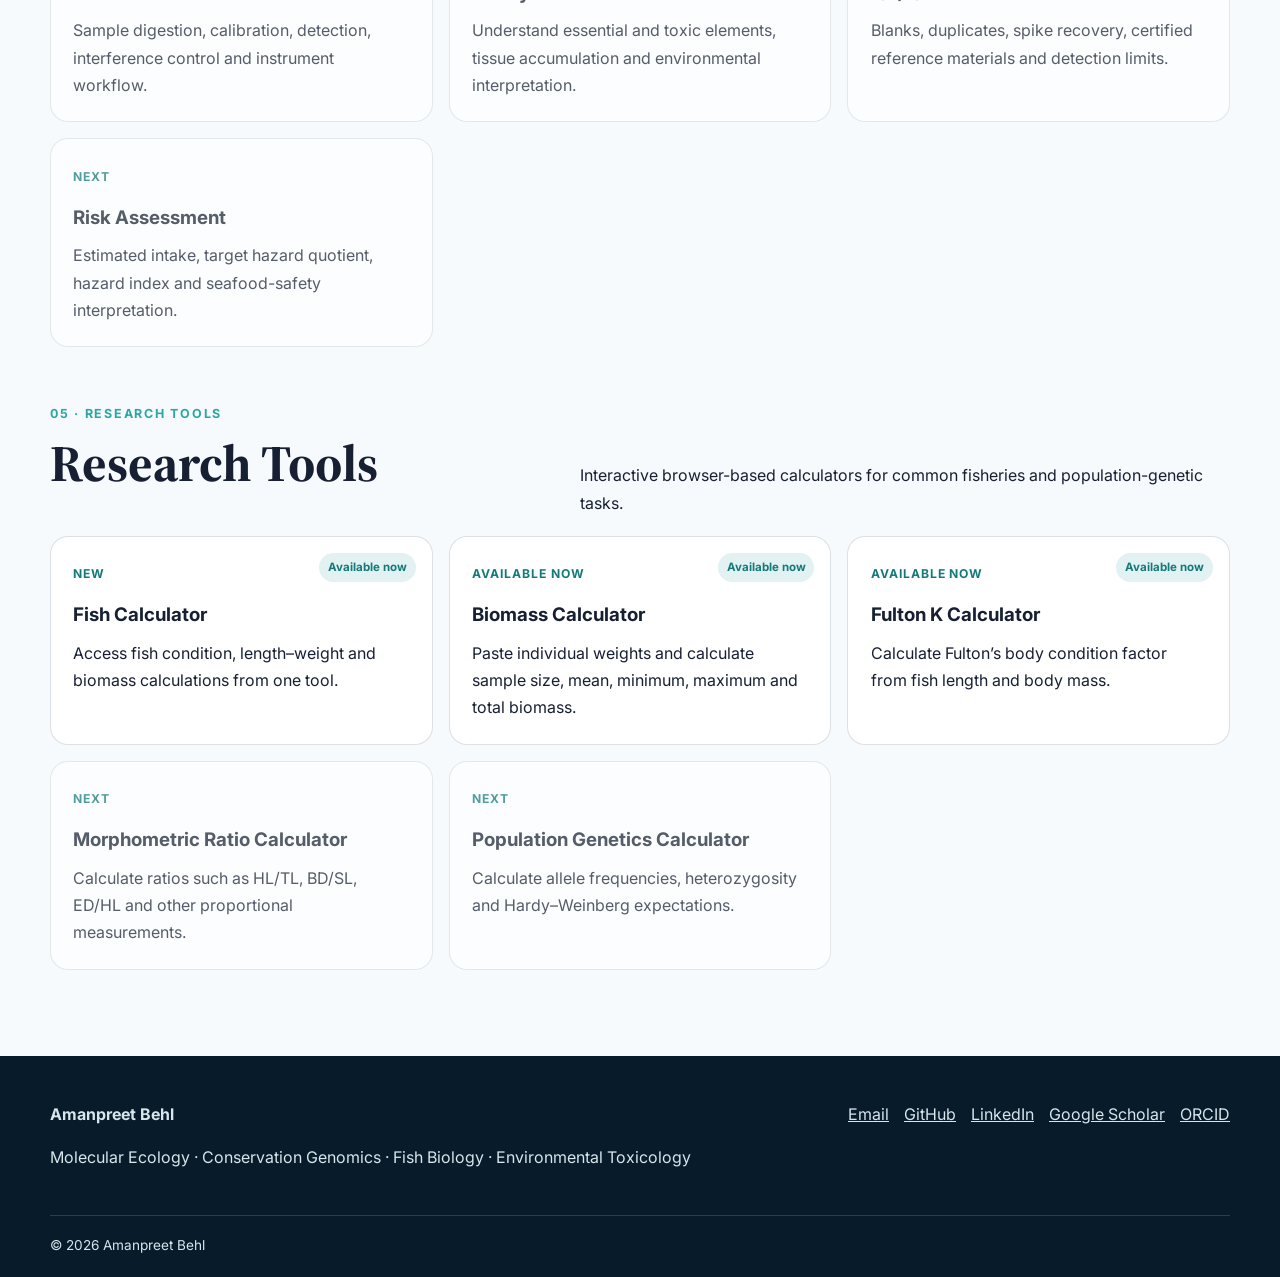
<file: learn.html>
<!DOCTYPE html>
<html lang="en">
<head>
  <meta charset="UTF-8">
  <meta name="viewport" content="width=device-width, initial-scale=1.0">
  <meta name="description" content="Learning resources and interactive tools for marine biology, molecular ecology, fish biology and population genomics.">
  <meta name="theme-color" content="#0B253A">
  <title>Learning Hub | Amanpreet Behl</title>
  <link rel="preconnect" href="https://fonts.googleapis.com">
  <link rel="preconnect" href="https://fonts.gstatic.com" crossorigin>
  <link href="https://fonts.googleapis.com/css2?family=Inter:wght@400;500;600;700&family=Source+Serif+4:wght@600;700&display=swap" rel="stylesheet">
  <link rel="stylesheet" href="styles-v4.css">
  <style>
    .hub-intro{max-width:850px}.hub-section{margin-top:3.5rem}.hub-heading{display:flex;align-items:end;justify-content:space-between;gap:1rem;margin-bottom:1.2rem}.hub-heading p{max-width:650px;margin:0}.hub-grid{display:grid;grid-template-columns:repeat(3,minmax(0,1fr));gap:1rem}.hub-card{display:block;padding:1.4rem;border:1px solid rgba(114,137,149,.25);border-radius:18px;background:var(--card,#fff);text-decoration:none;color:inherit;transition:transform .2s ease,border-color .2s ease,box-shadow .2s ease}.hub-card:hover{transform:translateY(-4px);border-color:#168b89;box-shadow:0 14px 32px rgba(7,37,54,.1)}.hub-card .tag{display:inline-block;margin-bottom:.8rem;font-size:.76rem;font-weight:700;letter-spacing:.08em;text-transform:uppercase;color:#147a79}.hub-card h3{margin:.1rem 0 .55rem}.hub-card p{margin:0}.hub-card.live{position:relative;overflow:hidden}.hub-card.live:after{content:'Available now';position:absolute;top:1rem;right:1rem;padding:.3rem .55rem;border-radius:999px;background:rgba(22,139,137,.12);font-size:.72rem;font-weight:700;color:#147a79}.hub-card.soon{opacity:.72}.tool-banner{display:grid;grid-template-columns:1.35fr .65fr;gap:1.5rem;align-items:center;padding:2rem;border-radius:24px;background:linear-gradient(135deg,#0b253a,#0d555e);color:white}.tool-banner p{color:rgba(255,255,255,.82)}.tool-banner .btn{background:white;color:#0b253a}.hub-path{display:flex;flex-wrap:wrap;gap:.5rem;margin-top:1.2rem}.hub-path span{padding:.45rem .75rem;border-radius:999px;background:rgba(255,255,255,.1);font-size:.86rem}@media(max-width:900px){.hub-grid{grid-template-columns:repeat(2,minmax(0,1fr))}.tool-banner{grid-template-columns:1fr}}@media(max-width:620px){.hub-grid{grid-template-columns:1fr}.hub-heading{display:block}.hub-heading p{margin-top:.5rem}}
  </style>
</head>
<body>
  <a class="skip" href="#main">Skip to content</a>
  <header class="header">
    <div class="shell nav">
      <a class="brand" href="index.html"><span>AB</span>Amanpreet Behl</a>
      <button class="menu" aria-label="Toggle navigation" aria-expanded="false">☰</button>
      <nav class="links">
        <a href="index.html">Home</a><a href="research.html">Research</a><a href="fieldwork.html">Fieldwork</a><a href="methods.html">Methods</a><a href="learn.html" aria-current="page">Learn</a><a href="publications.html">Publications</a><a href="gallery.html">Gallery</a><a href="assets/docs/Amanpreet_Behl_CV.pdf" target="_blank" rel="noopener">CV</a><a href="index.html#contact">Contact</a><button class="theme" aria-label="Toggle colour theme">◐</button>
      </nav>
    </div>
  </header>

  <main id="main">
    <section class="page-hero">
      <div class="shell hub-intro">
        <p class="eyebrow">Learning Hub</p>
        <h1>Learn marine research from specimen to scientific result</h1>
        <p class="lead">Practical guides, analytical explanations and browser-based research tools for students and early-career researchers in fish biology, molecular ecology, environmental science and population genomics.</p>
      </div>
    </section>

    <section class="section">
      <div class="shell">
        <div class="tool-banner">
          <div>
            <p class="eyebrow">New interactive tool</p>
            <h2>Fish Condition and Biomass Calculator</h2>
            <p>Calculate Fulton’s condition factor, estimate fish weight from length and summarise total biomass. Download branded results as a report or CSV.</p>
            <a class="btn" href="fish-calculator.html">Open calculator →</a>
          </div>
          <div class="hub-path" aria-label="Calculator features"><span>Fulton’s K</span><span>Length–weight</span><span>Total biomass</span><span>Download results</span></div>
        </div>

        <div class="hub-section">
          <div class="hub-heading"><div><p class="eyebrow">01 · Molecular Biology</p><h2>Molecular Biology</h2></div><p>Core laboratory methods from DNA extraction through ddRAD library preparation.</p></div>
          <div class="hub-grid">
            <a class="hub-card live" href="dna-extraction.html"><span class="tag">Available now</span><h3>DNA Extraction</h3><p>Lysis, purification, contamination control, DNA quality assessment and troubleshooting.</p></a>
            <article class="hub-card soon"><span class="tag">Next</span><h3>PCR</h3><p>Reaction setup, primer design, amplification controls and common troubleshooting steps.</p></article>
            <article class="hub-card soon"><span class="tag">Next</span><h3>Gel Electrophoresis</h3><p>Gel preparation, loading, ladder selection, band interpretation and documentation.</p></article>
            <a class="hub-card live" href="ddrad.html"><span class="tag">Available now</span><h3>ddRAD Library Preparation</h3><p>Restriction digestion, adapters, barcodes, pooling, size selection and sequencing preparation.</p></a>
          </div>
        </div>

        <div class="hub-section">
          <div class="hub-heading"><div><p class="eyebrow">02 · Fish Biology</p><h2>Fish Biology</h2></div><p>Practical methods for measuring body form, meristic characters and age.</p></div>
          <div class="hub-grid">
            <a class="hub-card live" href="fish-morphometrics.html"><span class="tag">New</span><h3>Fish Morphometrics</h3><p>Position specimens, define landmarks, record standard measurements and control observer error.</p></a>
            <article class="hub-card soon"><span class="tag">Next</span><h3>Meristic Counts</h3><p>Count fin rays, scales, gill rakers and other discrete taxonomic characters consistently.</p></article>
            <article class="hub-card soon"><span class="tag">Next</span><h3>Otolith Analysis</h3><p>Otolith extraction, cleaning, preparation, imaging and increment interpretation.</p></article>
            <article class="hub-card soon"><span class="tag">Next</span><h3>Fish Age Estimation</h3><p>Estimate age from otolith increments and apply repeatable age-reading quality control.</p></article>
          </div>
        </div>

        <div class="hub-section">
          <div class="hub-heading"><div><p class="eyebrow">03 · Population Genetics</p><h2>Population Genetics</h2></div><p>Understand the major analyses used to describe genetic diversity, structure and connectivity.</p></div>
          <div class="hub-grid">
            <article class="hub-card soon"><span class="tag">Next</span><h3>PCA</h3><p>Visualise major axes of genetic variation and recognise clustering, overlap and outliers.</p></article>
            <article class="hub-card soon"><span class="tag">Next</span><h3>ADMIXTURE</h3><p>Estimate ancestry components, compare K values and interpret cross-validation error.</p></article>
            <article class="hub-card soon"><span class="tag">Next</span><h3>DAPC</h3><p>Use discriminant analysis of principal components to examine predefined or inferred groups.</p></article>
            <article class="hub-card soon"><span class="tag">Next</span><h3>FST</h3><p>Measure genetic differentiation among populations and interpret biological significance.</p></article>
            <article class="hub-card soon"><span class="tag">Next</span><h3>Effective Population Size (Ne)</h3><p>Understand contemporary effective population size, assumptions and uncertainty.</p></article>
            <article class="hub-card soon"><span class="tag">Next</span><h3>Hardy–Weinberg Equilibrium</h3><p>Test genotype expectations, identify deviations and understand common biological causes.</p></article>
          </div>
        </div>

        <div class="hub-section">
          <div class="hub-heading"><div><p class="eyebrow">04 · Environmental Toxicology</p><h2>Environmental Toxicology</h2></div><p>Trace-element measurement, quality assurance and human-health risk interpretation.</p></div>
          <div class="hub-grid">
            <article class="hub-card soon"><span class="tag">Next</span><h3>ICP-MS</h3><p>Sample digestion, calibration, detection, interference control and instrument workflow.</p></article>
            <article class="hub-card soon"><span class="tag">Next</span><h3>Heavy Metals</h3><p>Understand essential and toxic elements, tissue accumulation and environmental interpretation.</p></article>
            <article class="hub-card soon"><span class="tag">Next</span><h3>QA/QC</h3><p>Blanks, duplicates, spike recovery, certified reference materials and detection limits.</p></article>
            <article class="hub-card soon"><span class="tag">Next</span><h3>Risk Assessment</h3><p>Estimated intake, target hazard quotient, hazard index and seafood-safety interpretation.</p></article>
          </div>
        </div>

        <div class="hub-section">
          <div class="hub-heading"><div><p class="eyebrow">05 · Research Tools</p><h2>Research Tools</h2></div><p>Interactive browser-based calculators for common fisheries and population-genetic tasks.</p></div>
          <div class="hub-grid">
            <a class="hub-card live" href="fish-calculator.html"><span class="tag">New</span><h3>Fish Calculator</h3><p>Access fish condition, length–weight and biomass calculations from one tool.</p></a>
            <a class="hub-card live" href="fish-calculator.html#biomass"><span class="tag">Available now</span><h3>Biomass Calculator</h3><p>Paste individual weights and calculate sample size, mean, minimum, maximum and total biomass.</p></a>
            <a class="hub-card live" href="fish-calculator.html#fulton"><span class="tag">Available now</span><h3>Fulton K Calculator</h3><p>Calculate Fulton’s body condition factor from fish length and body mass.</p></a>
            <article class="hub-card soon"><span class="tag">Next</span><h3>Morphometric Ratio Calculator</h3><p>Calculate ratios such as HL/TL, BD/SL, ED/HL and other proportional measurements.</p></article>
            <article class="hub-card soon"><span class="tag">Next</span><h3>Population Genetics Calculator</h3><p>Calculate allele frequencies, heterozygosity and Hardy–Weinberg expectations.</p></article>
          </div>
        </div>
      </div>
    </section>
  </main>

  <footer class="footer"><div class="shell footer-grid"><div><strong>Amanpreet Behl</strong><p>Molecular Ecology · Conservation Genomics · Fish Biology · Environmental Toxicology</p></div><div class="footer-links"><a href="mailto:behlamanpreet1@gmail.com">Email</a><a href="https://github.com/Behl2023" target="_blank" rel="noopener">GitHub</a><a href="https://www.linkedin.com/in/amanpreet-behl-86754b170/" target="_blank" rel="noopener">LinkedIn</a><a href="https://scholar.google.com/citations?view_op=list_works&hl=en&user=DI_GD0oAAAAJ" target="_blank" rel="noopener">Google Scholar</a><a href="https://orcid.org/0000-0003-2363-1801" target="_blank" rel="noopener">ORCID</a></div></div><div class="shell copyright">© <span id="year"></span> Amanpreet Behl</div></footer>
  <script src="script-v4.js"></script>
</body>
</html>
</file>
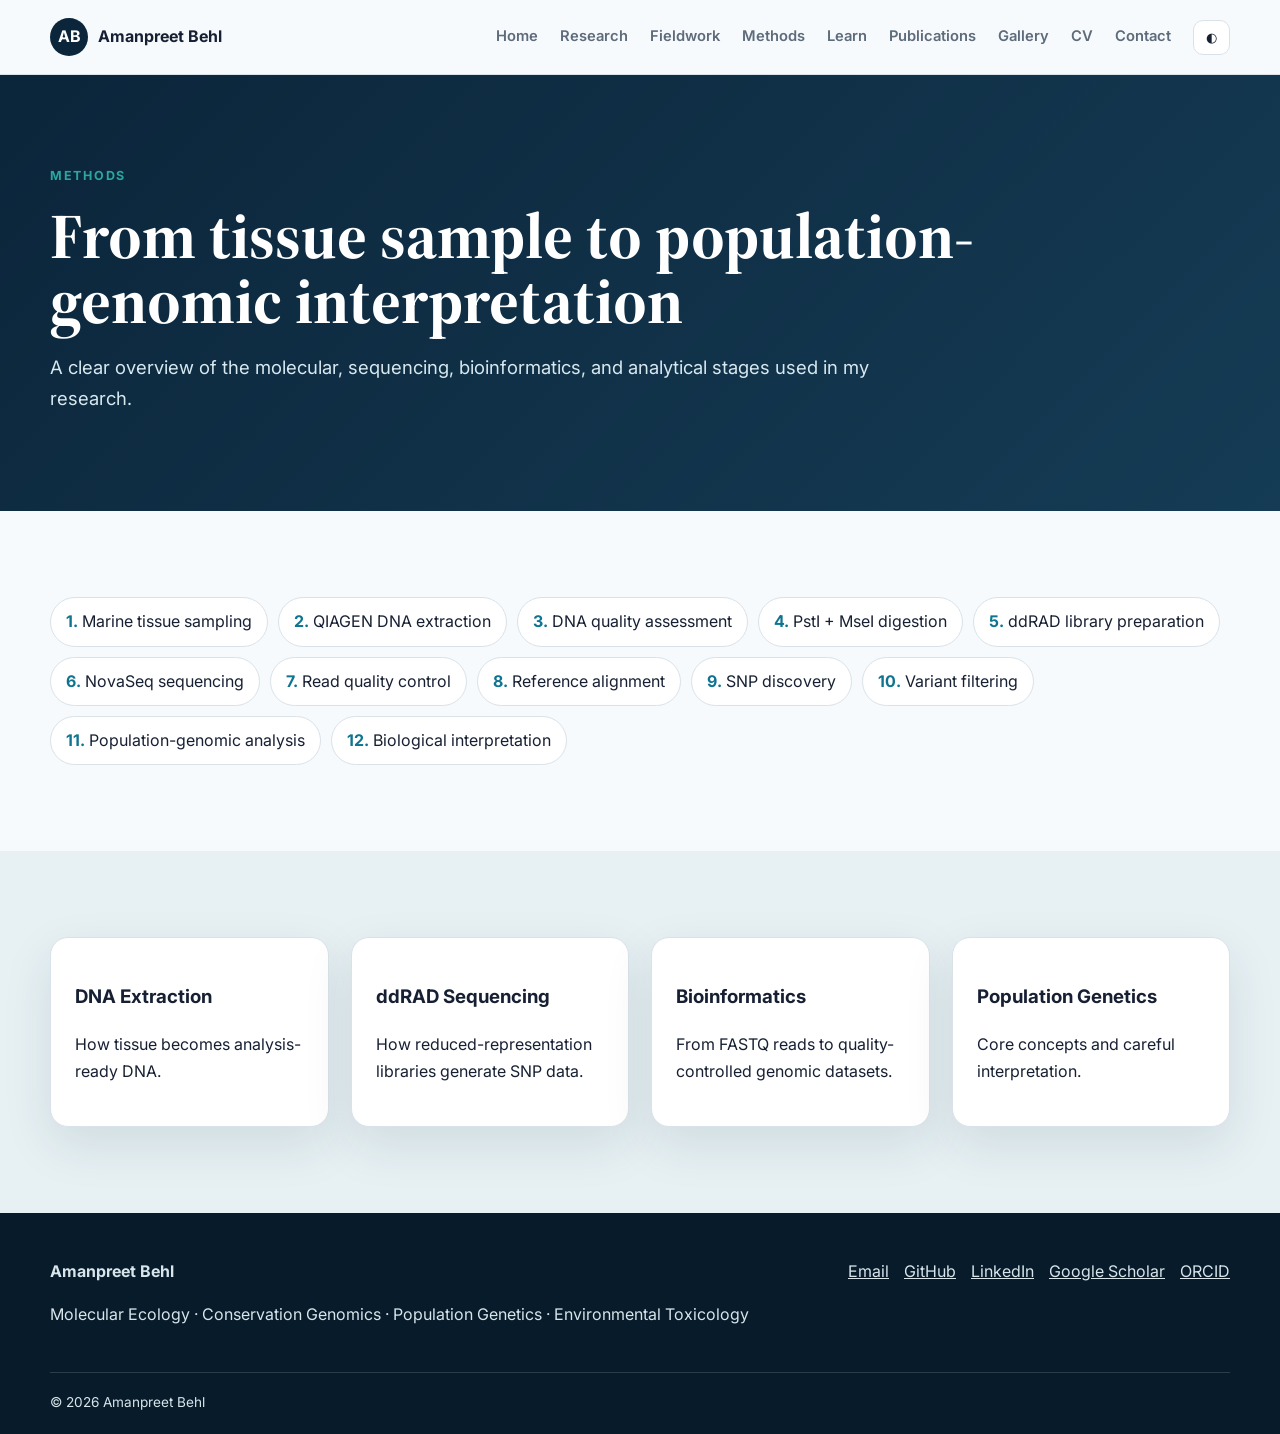
<file: methods.html>
<!DOCTYPE html><html lang="en"><head><meta charset="UTF-8"><meta name="viewport" content="width=device-width, initial-scale=1.0"><meta name="description" content="Methods from DNA extraction to population genomics."><meta name="theme-color" content="#0B253A"><title>Methods | Amanpreet Behl</title><link rel="preconnect" href="https://fonts.googleapis.com"><link rel="preconnect" href="https://fonts.gstatic.com" crossorigin><link href="https://fonts.googleapis.com/css2?family=Inter:wght@400;500;600;700&family=Source+Serif+4:wght@600;700&display=swap" rel="stylesheet"><link rel="stylesheet" href="styles-v4.css"></head><body><a class="skip" href="#main">Skip to content</a><header class="header"><div class="shell nav"><a class="brand" href="index.html"><span>AB</span>Amanpreet Behl</a><button class="menu" aria-label="Toggle navigation" aria-expanded="false">☰</button><nav class="links"><a href="index.html">Home</a><a href="research.html">Research</a><a href="fieldwork.html">Fieldwork</a><a href="methods.html">Methods</a><a href="learn.html">Learn</a><a href="publications.html">Publications</a><a href="gallery.html">Gallery</a><a href="assets/docs/Amanpreet_Behl_CV.pdf" target="_blank" rel="noopener">CV</a><a href="index.html#contact">Contact</a><button class="theme" aria-label="Toggle colour theme">◐</button></nav></div></header><main id="main"><section class="page-hero"><div class="shell"><p class="eyebrow">Methods</p><h1>From tissue sample to population-genomic interpretation</h1><p class="lead">A clear overview of the molecular, sequencing, bioinformatics, and analytical stages used in my research.</p></div></section><section class="section"><div class="shell"><div class="workflow numbered"><span>Marine tissue sampling</span><span>QIAGEN DNA extraction</span><span>DNA quality assessment</span><span>PstI + MseI digestion</span><span>ddRAD library preparation</span><span>NovaSeq sequencing</span><span>Read quality control</span><span>Reference alignment</span><span>SNP discovery</span><span>Variant filtering</span><span>Population-genomic analysis</span><span>Biological interpretation</span></div></div></section><section class="section tint"><div class="shell cards four"><a class="card-link" href="dna-extraction.html"><h3>DNA Extraction</h3><p>How tissue becomes analysis-ready DNA.</p></a><a class="card-link" href="ddrad.html"><h3>ddRAD Sequencing</h3><p>How reduced-representation libraries generate SNP data.</p></a><a class="card-link" href="bioinformatics.html"><h3>Bioinformatics</h3><p>From FASTQ reads to quality-controlled genomic datasets.</p></a><a class="card-link" href="population-genetics.html"><h3>Population Genetics</h3><p>Core concepts and careful interpretation.</p></a></div></section></main><footer class="footer"><div class="shell footer-grid"><div><strong>Amanpreet Behl</strong><p>Molecular Ecology · Conservation Genomics · Population Genetics · Environmental Toxicology</p></div><div class="footer-links"><a href="mailto:behlamanpreet1@gmail.com">Email</a><a href="https://github.com/Behl2023" target="_blank" rel="noopener">GitHub</a><a href="https://www.linkedin.com/in/amanpreet-behl-86754b170/" target="_blank" rel="noopener">LinkedIn</a><a href="https://scholar.google.com/citations?view_op=list_works&hl=en&user=DI_GD0oAAAAJ" target="_blank" rel="noopener">Google Scholar</a><a href="https://orcid.org/0000-0003-2363-1801" target="_blank" rel="noopener">ORCID</a></div></div><div class="shell copyright">© <span id="year"></span> Amanpreet Behl</div></footer><script src="script-v4.js"></script></body></html>
</file>
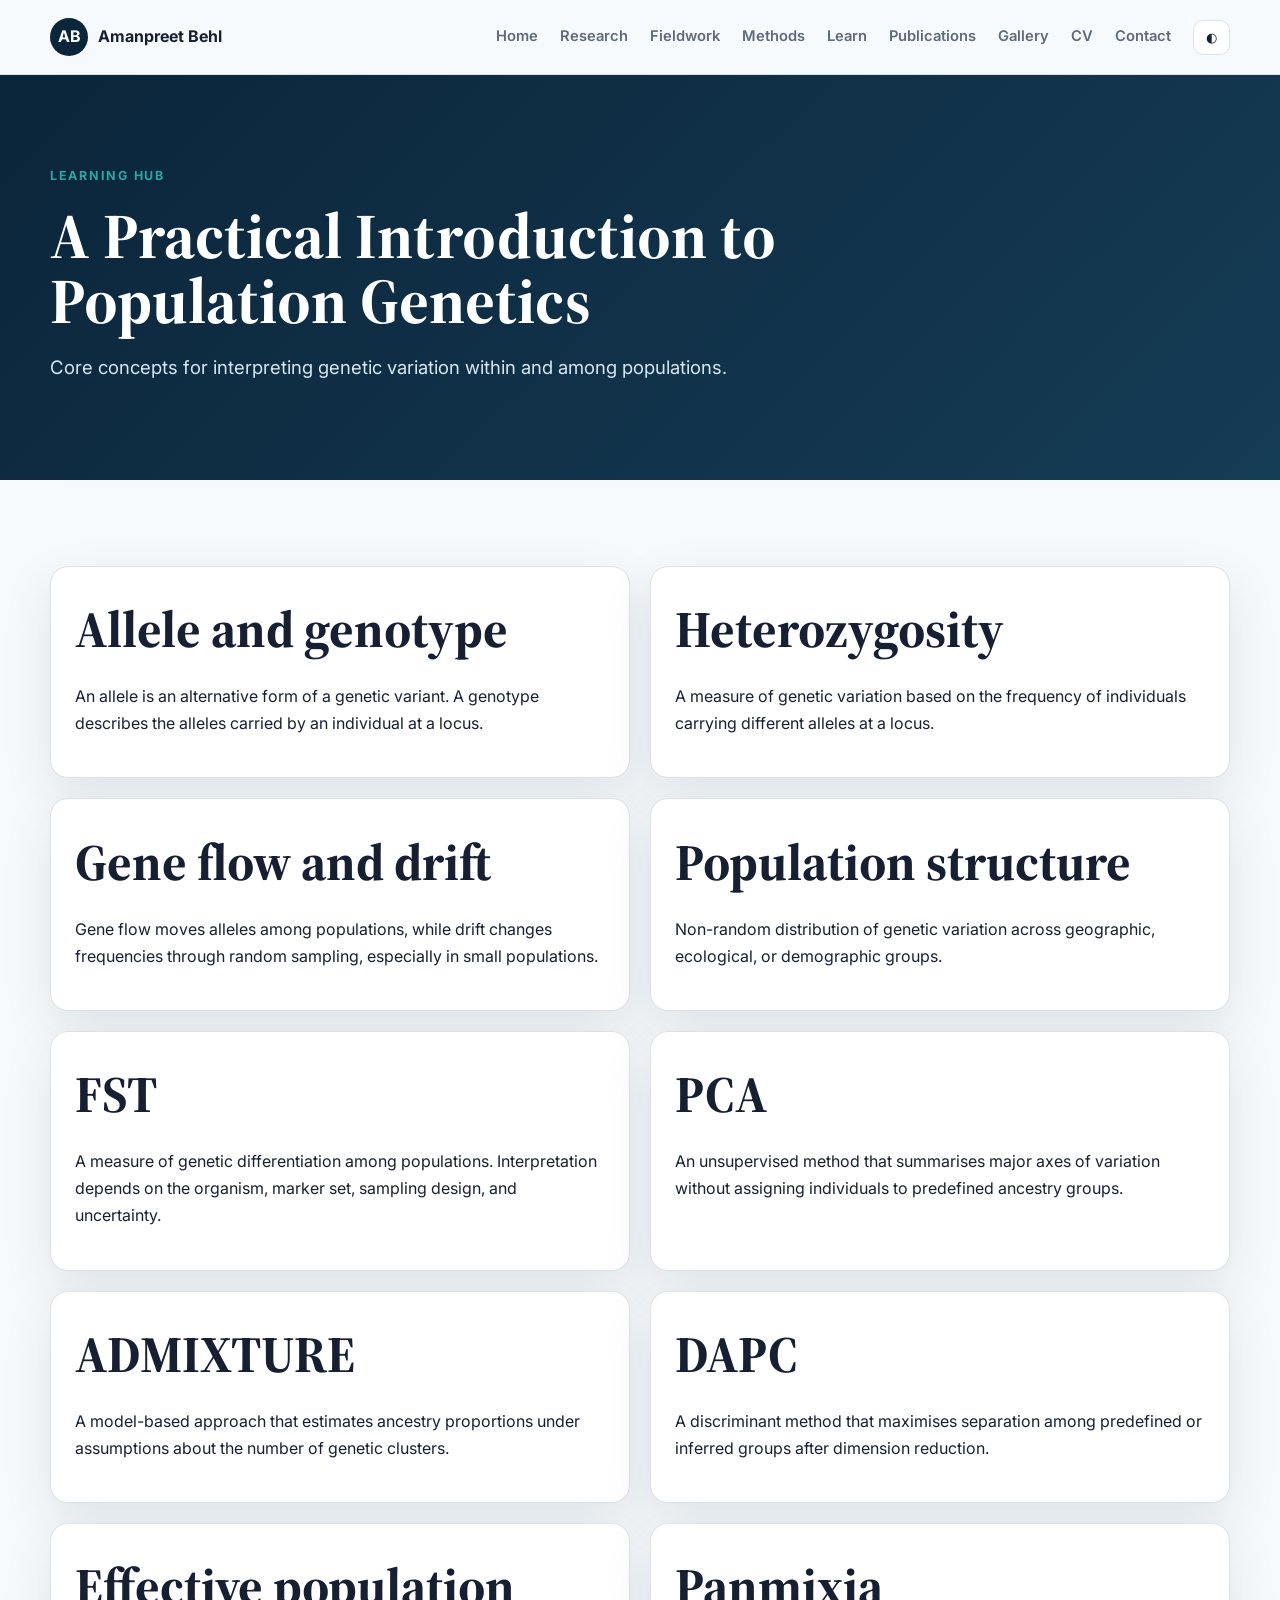
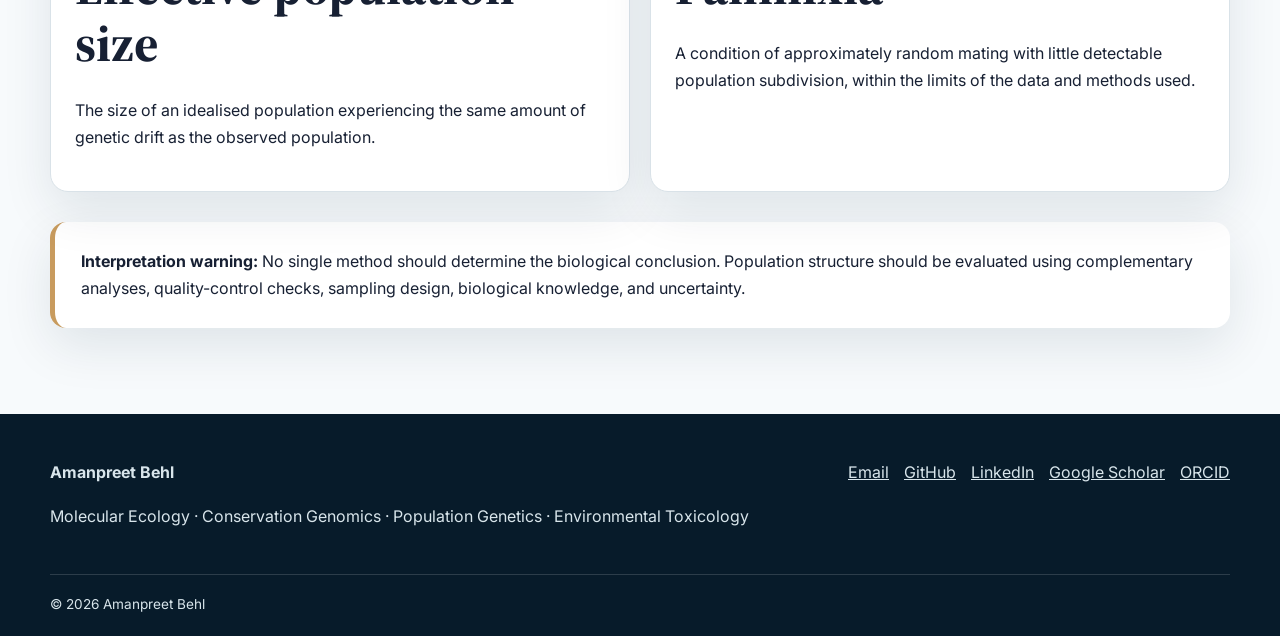
<file: population-genetics.html>
<!DOCTYPE html><html lang="en"><head><meta charset="UTF-8"><meta name="viewport" content="width=device-width, initial-scale=1.0"><meta name="description" content="Practical introduction to population genetics."><meta name="theme-color" content="#0B253A"><title>Population Genetics Guide | Amanpreet Behl</title><link rel="preconnect" href="https://fonts.googleapis.com"><link rel="preconnect" href="https://fonts.gstatic.com" crossorigin><link href="https://fonts.googleapis.com/css2?family=Inter:wght@400;500;600;700&family=Source+Serif+4:wght@600;700&display=swap" rel="stylesheet"><link rel="stylesheet" href="styles-v4.css"></head><body><a class="skip" href="#main">Skip to content</a><header class="header"><div class="shell nav"><a class="brand" href="index.html"><span>AB</span>Amanpreet Behl</a><button class="menu" aria-label="Toggle navigation" aria-expanded="false">☰</button><nav class="links"><a href="index.html">Home</a><a href="research.html">Research</a><a href="fieldwork.html">Fieldwork</a><a href="methods.html">Methods</a><a href="learn.html">Learn</a><a href="publications.html">Publications</a><a href="gallery.html">Gallery</a><a href="assets/docs/Amanpreet_Behl_CV.pdf" target="_blank" rel="noopener">CV</a><a href="index.html#contact">Contact</a><button class="theme" aria-label="Toggle colour theme">◐</button></nav></div></header><main id="main"><section class="page-hero"><div class="shell"><p class="eyebrow">Learning Hub</p><h1>A Practical Introduction to Population Genetics</h1><p class="lead">Core concepts for interpreting genetic variation within and among populations.</p></div></section><section class="section"><div class="shell glossary"><article><h2>Allele and genotype</h2><p>An allele is an alternative form of a genetic variant. A genotype describes the alleles carried by an individual at a locus.</p></article><article><h2>Heterozygosity</h2><p>A measure of genetic variation based on the frequency of individuals carrying different alleles at a locus.</p></article><article><h2>Gene flow and drift</h2><p>Gene flow moves alleles among populations, while drift changes frequencies through random sampling, especially in small populations.</p></article><article><h2>Population structure</h2><p>Non-random distribution of genetic variation across geographic, ecological, or demographic groups.</p></article><article><h2>FST</h2><p>A measure of genetic differentiation among populations. Interpretation depends on the organism, marker set, sampling design, and uncertainty.</p></article><article><h2>PCA</h2><p>An unsupervised method that summarises major axes of variation without assigning individuals to predefined ancestry groups.</p></article><article><h2>ADMIXTURE</h2><p>A model-based approach that estimates ancestry proportions under assumptions about the number of genetic clusters.</p></article><article><h2>DAPC</h2><p>A discriminant method that maximises separation among predefined or inferred groups after dimension reduction.</p></article><article><h2>Effective population size</h2><p>The size of an idealised population experiencing the same amount of genetic drift as the observed population.</p></article><article><h2>Panmixia</h2><p>A condition of approximately random mating with little detectable population subdivision, within the limits of the data and methods used.</p></article></div><div class="shell notice"><strong>Interpretation warning:</strong> No single method should determine the biological conclusion. Population structure should be evaluated using complementary analyses, quality-control checks, sampling design, biological knowledge, and uncertainty.</div></section></main><footer class="footer"><div class="shell footer-grid"><div><strong>Amanpreet Behl</strong><p>Molecular Ecology · Conservation Genomics · Population Genetics · Environmental Toxicology</p></div><div class="footer-links"><a href="mailto:behlamanpreet1@gmail.com">Email</a><a href="https://github.com/Behl2023" target="_blank" rel="noopener">GitHub</a><a href="https://www.linkedin.com/in/amanpreet-behl-86754b170/" target="_blank" rel="noopener">LinkedIn</a><a href="https://scholar.google.com/citations?view_op=list_works&hl=en&user=DI_GD0oAAAAJ" target="_blank" rel="noopener">Google Scholar</a><a href="https://orcid.org/0000-0003-2363-1801" target="_blank" rel="noopener">ORCID</a></div></div><div class="shell copyright">© <span id="year"></span> Amanpreet Behl</div></footer><script src="script-v4.js"></script></body></html>
</file>
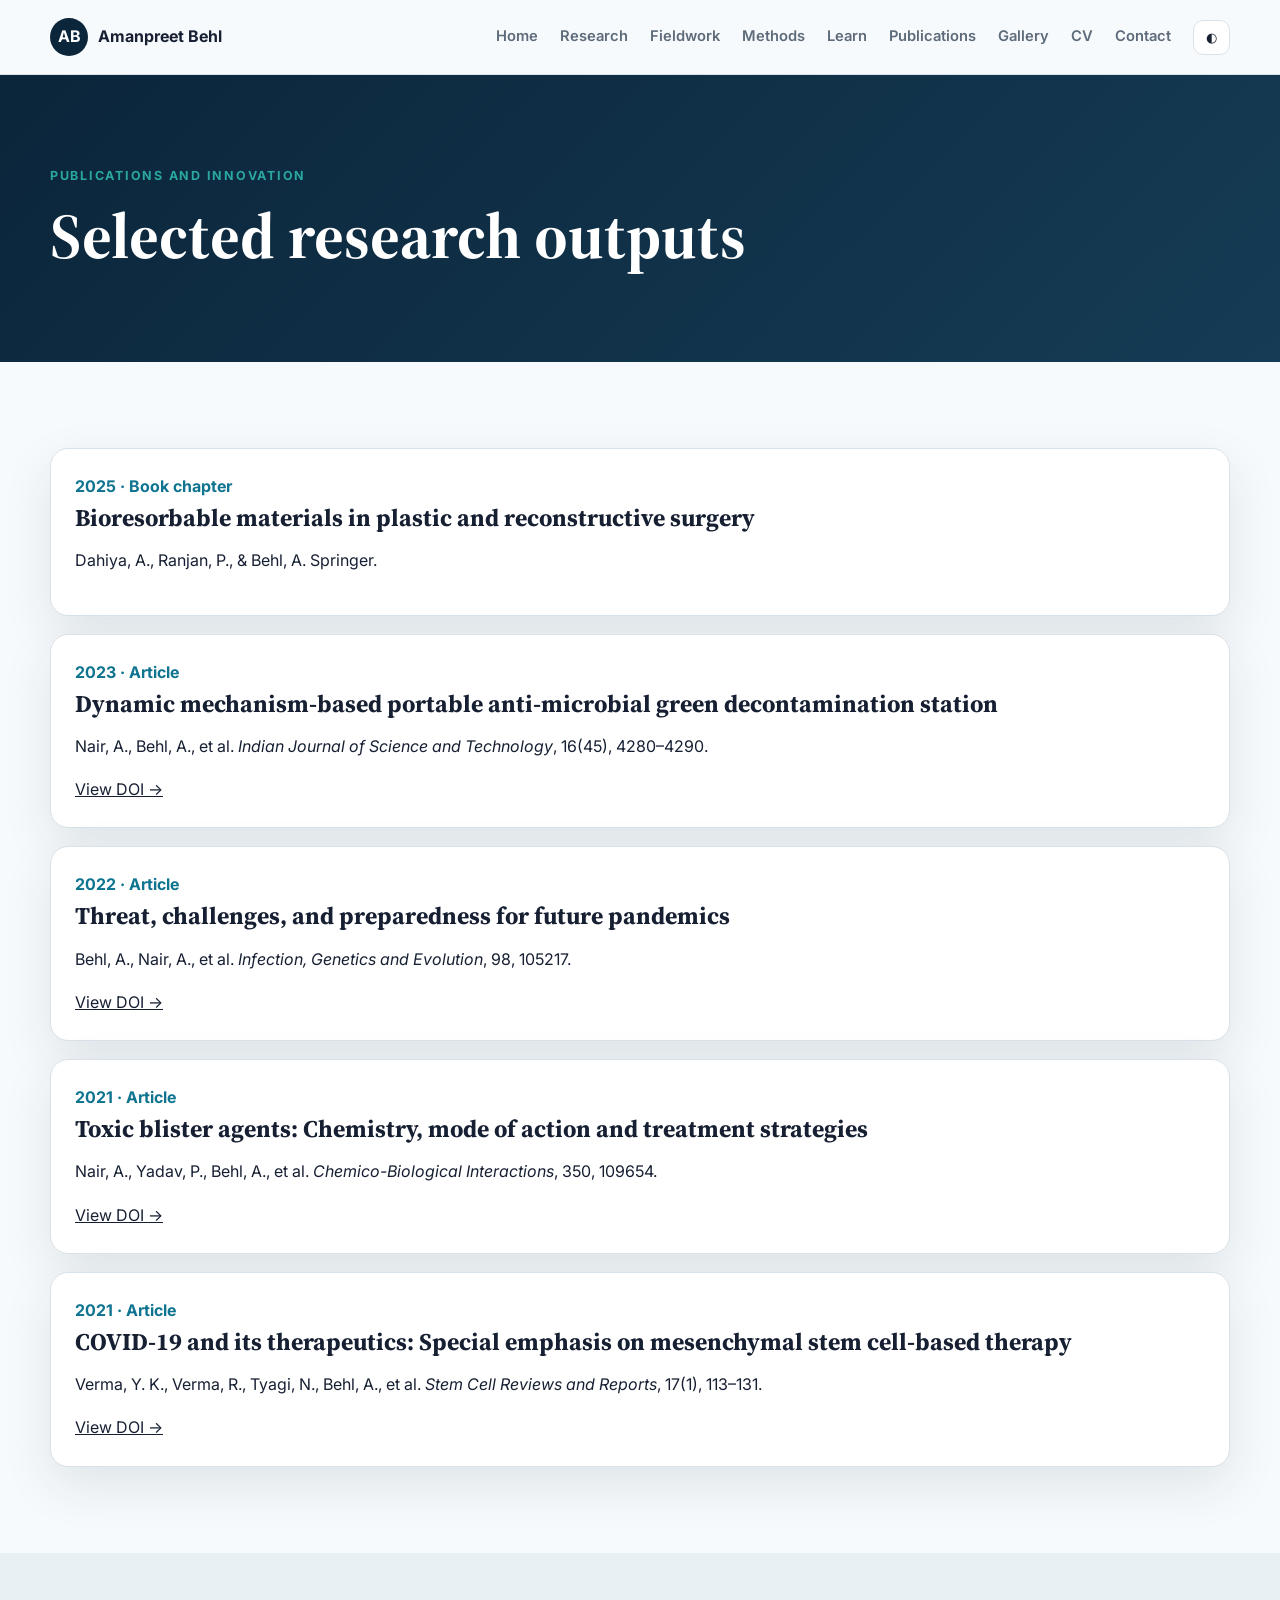
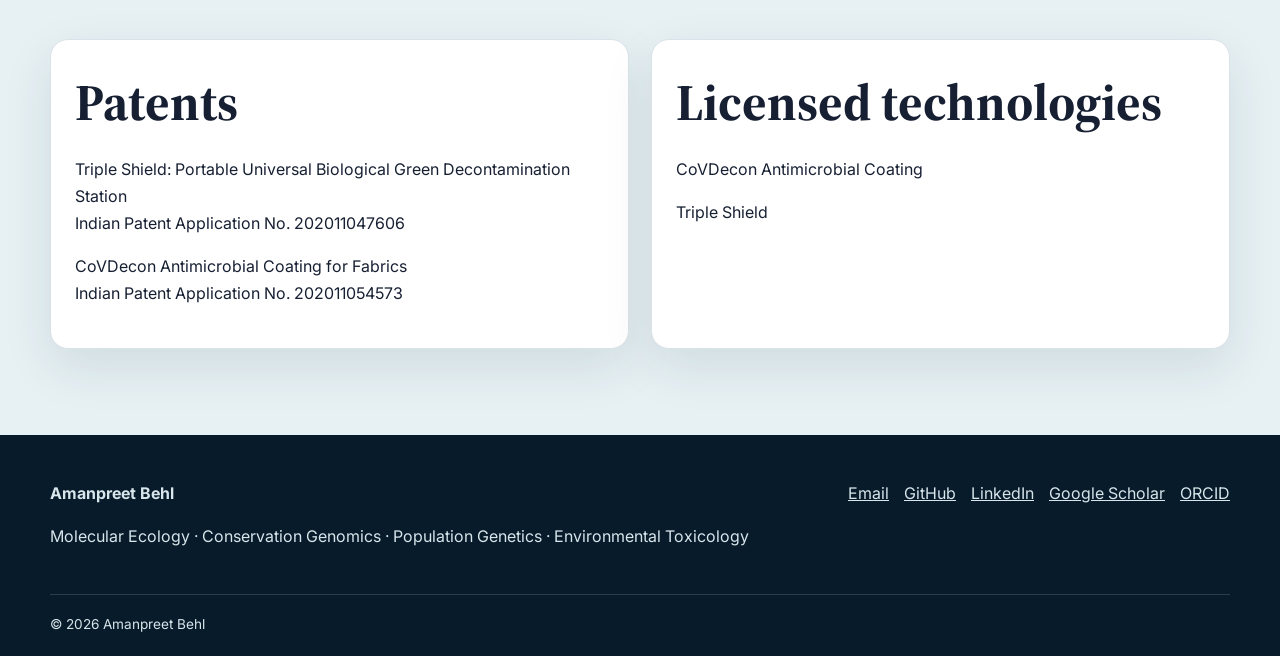
<file: publications.html>
<!DOCTYPE html><html lang="en"><head><meta charset="UTF-8"><meta name="viewport" content="width=device-width, initial-scale=1.0"><meta name="description" content="Selected publications, patents and licensed technologies."><meta name="theme-color" content="#0B253A"><title>Publications | Amanpreet Behl</title><link rel="preconnect" href="https://fonts.googleapis.com"><link rel="preconnect" href="https://fonts.gstatic.com" crossorigin><link href="https://fonts.googleapis.com/css2?family=Inter:wght@400;500;600;700&family=Source+Serif+4:wght@600;700&display=swap" rel="stylesheet"><link rel="stylesheet" href="styles-v4.css"></head><body><a class="skip" href="#main">Skip to content</a><header class="header"><div class="shell nav"><a class="brand" href="index.html"><span>AB</span>Amanpreet Behl</a><button class="menu" aria-label="Toggle navigation" aria-expanded="false">☰</button><nav class="links"><a href="index.html">Home</a><a href="research.html">Research</a><a href="fieldwork.html">Fieldwork</a><a href="methods.html">Methods</a><a href="learn.html">Learn</a><a href="publications.html">Publications</a><a href="gallery.html">Gallery</a><a href="assets/docs/Amanpreet_Behl_CV.pdf" target="_blank" rel="noopener">CV</a><a href="index.html#contact">Contact</a><button class="theme" aria-label="Toggle colour theme">◐</button></nav></div></header><main id="main"><section class="page-hero"><div class="shell"><p class="eyebrow">Publications and Innovation</p><h1>Selected research outputs</h1></div></section><section class="section"><div class="shell pub-list"><article><span>2025 · Book chapter</span><h2>Bioresorbable materials in plastic and reconstructive surgery</h2><p>Dahiya, A., Ranjan, P., & Behl, A. Springer.</p></article><article><span>2023 · Article</span><h2>Dynamic mechanism-based portable anti-microbial green decontamination station</h2><p>Nair, A., Behl, A., et al. <em>Indian Journal of Science and Technology</em>, 16(45), 4280–4290.</p><a href="https://doi.org/10.17485/IJST/v16i45.1757" target="_blank" rel="noopener">View DOI →</a></article><article><span>2022 · Article</span><h2>Threat, challenges, and preparedness for future pandemics</h2><p>Behl, A., Nair, A., et al. <em>Infection, Genetics and Evolution</em>, 98, 105217.</p><a href="https://doi.org/10.1016/j.meegid.2021.105217" target="_blank" rel="noopener">View DOI →</a></article><article><span>2021 · Article</span><h2>Toxic blister agents: Chemistry, mode of action and treatment strategies</h2><p>Nair, A., Yadav, P., Behl, A., et al. <em>Chemico-Biological Interactions</em>, 350, 109654.</p><a href="https://doi.org/10.1016/j.cbi.2021.109654" target="_blank" rel="noopener">View DOI →</a></article><article><span>2021 · Article</span><h2>COVID-19 and its therapeutics: Special emphasis on mesenchymal stem cell-based therapy</h2><p>Verma, Y. K., Verma, R., Tyagi, N., Behl, A., et al. <em>Stem Cell Reviews and Reports</em>, 17(1), 113–131.</p><a href="https://doi.org/10.1007/s12015-020-10037-2" target="_blank" rel="noopener">View DOI →</a></article></div></section><section class="section tint"><div class="shell cards two"><article><h2>Patents</h2><p>Triple Shield: Portable Universal Biological Green Decontamination Station<br>Indian Patent Application No. 202011047606</p><p>CoVDecon Antimicrobial Coating for Fabrics<br>Indian Patent Application No. 202011054573</p></article><article><h2>Licensed technologies</h2><p>CoVDecon Antimicrobial Coating</p><p>Triple Shield</p></article></div></section></main><footer class="footer"><div class="shell footer-grid"><div><strong>Amanpreet Behl</strong><p>Molecular Ecology · Conservation Genomics · Population Genetics · Environmental Toxicology</p></div><div class="footer-links"><a href="mailto:behlamanpreet1@gmail.com">Email</a><a href="https://github.com/Behl2023" target="_blank" rel="noopener">GitHub</a><a href="https://www.linkedin.com/in/amanpreet-behl-86754b170/" target="_blank" rel="noopener">LinkedIn</a><a href="https://scholar.google.com/citations?view_op=list_works&hl=en&user=DI_GD0oAAAAJ" target="_blank" rel="noopener">Google Scholar</a><a href="https://orcid.org/0000-0003-2363-1801" target="_blank" rel="noopener">ORCID</a></div></div><div class="shell copyright">© <span id="year"></span> Amanpreet Behl</div></footer><script src="script-v4.js"></script></body></html>
</file>
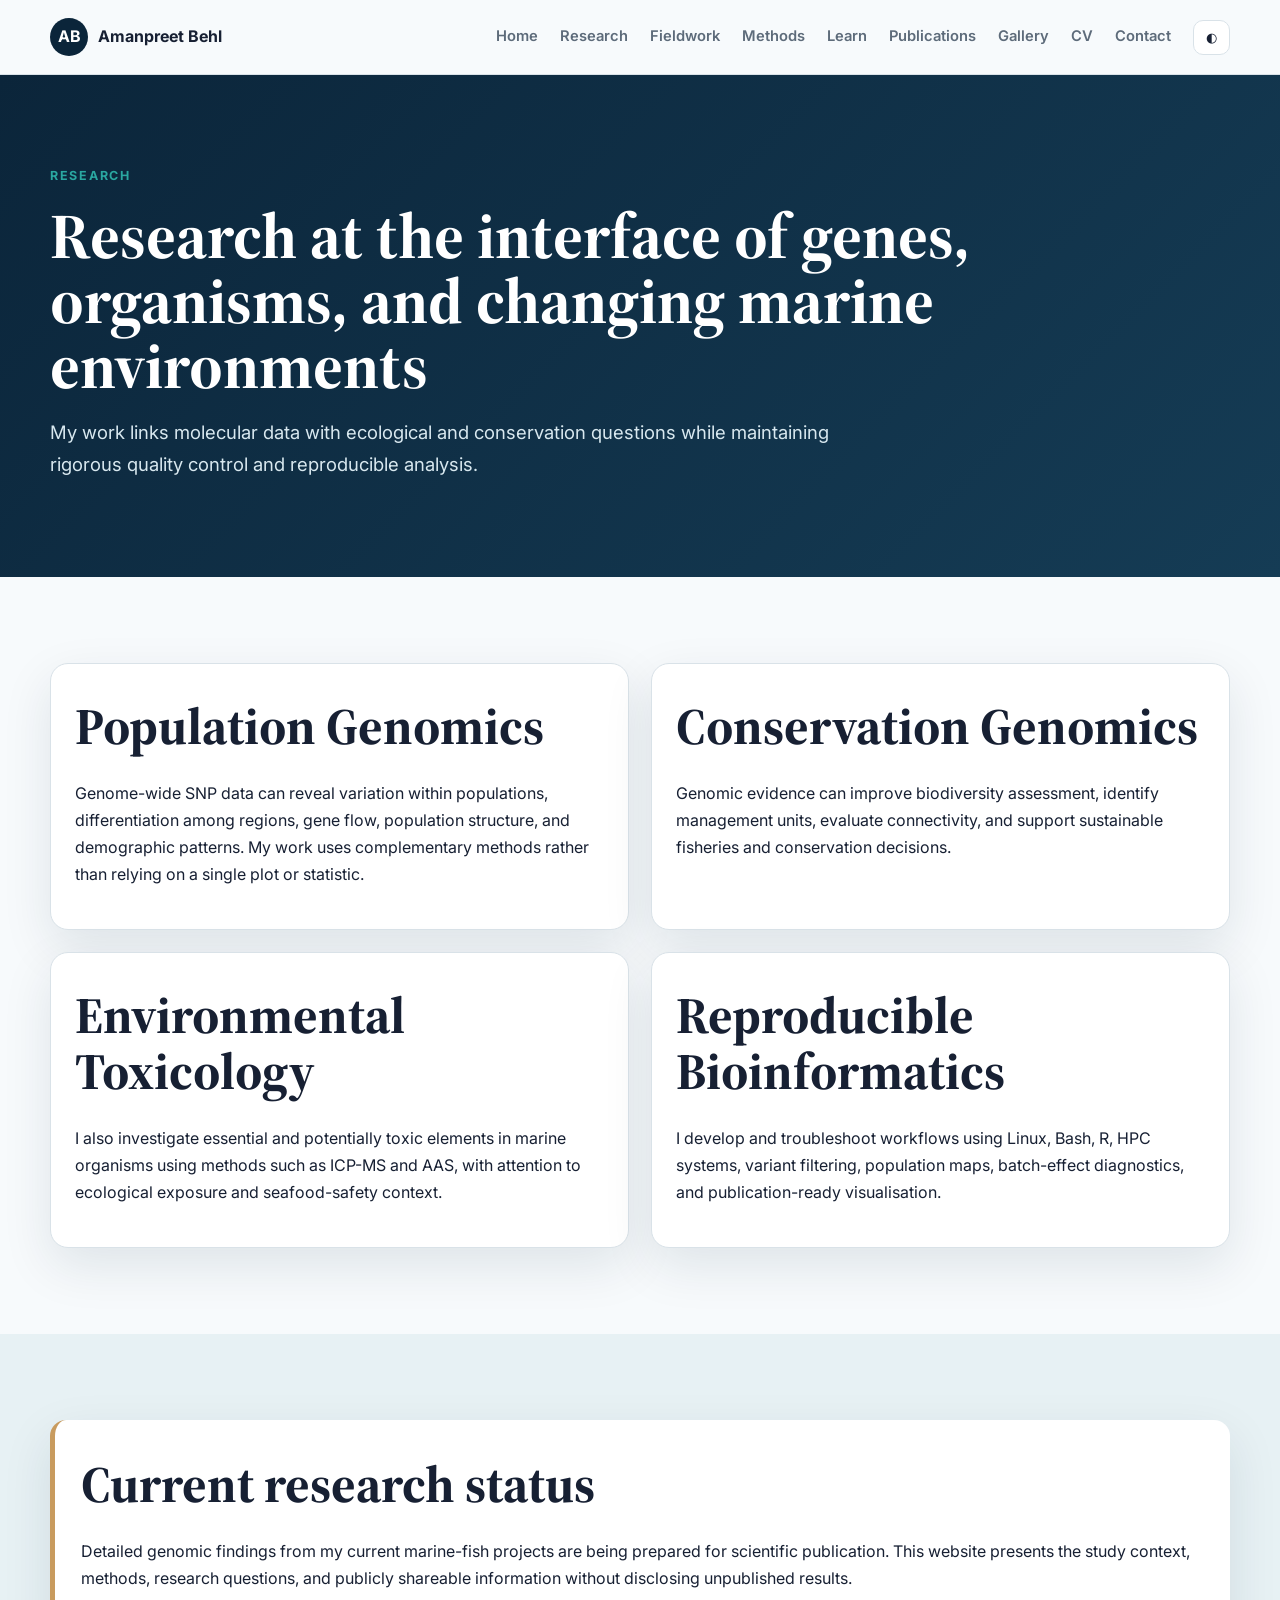
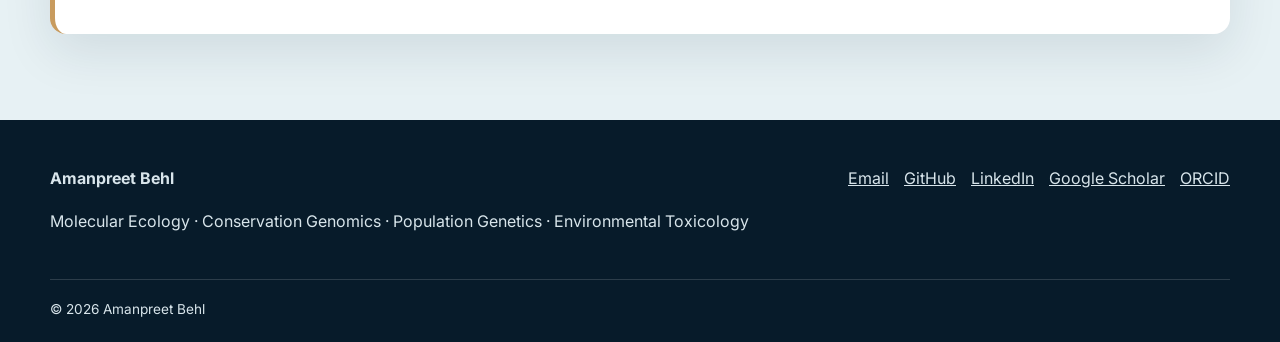
<file: research.html>
<!DOCTYPE html><html lang="en"><head><meta charset="UTF-8"><meta name="viewport" content="width=device-width, initial-scale=1.0"><meta name="description" content="Research themes in population genomics, conservation and toxicology."><meta name="theme-color" content="#0B253A"><title>Research | Amanpreet Behl</title><link rel="preconnect" href="https://fonts.googleapis.com"><link rel="preconnect" href="https://fonts.gstatic.com" crossorigin><link href="https://fonts.googleapis.com/css2?family=Inter:wght@400;500;600;700&family=Source+Serif+4:wght@600;700&display=swap" rel="stylesheet"><link rel="stylesheet" href="styles-v4.css"></head><body><a class="skip" href="#main">Skip to content</a><header class="header"><div class="shell nav"><a class="brand" href="index.html"><span>AB</span>Amanpreet Behl</a><button class="menu" aria-label="Toggle navigation" aria-expanded="false">☰</button><nav class="links"><a href="index.html">Home</a><a href="research.html">Research</a><a href="fieldwork.html">Fieldwork</a><a href="methods.html">Methods</a><a href="learn.html">Learn</a><a href="publications.html">Publications</a><a href="gallery.html">Gallery</a><a href="assets/docs/Amanpreet_Behl_CV.pdf" target="_blank" rel="noopener">CV</a><a href="index.html#contact">Contact</a><button class="theme" aria-label="Toggle colour theme">◐</button></nav></div></header><main id="main"><section class="page-hero"><div class="shell"><p class="eyebrow">Research</p><h1>Research at the interface of genes, organisms, and changing marine environments</h1><p class="lead">My work links molecular data with ecological and conservation questions while maintaining rigorous quality control and reproducible analysis.</p></div></section><section class="section"><div class="shell cards two"><article><h2>Population Genomics</h2><p>Genome-wide SNP data can reveal variation within populations, differentiation among regions, gene flow, population structure, and demographic patterns. My work uses complementary methods rather than relying on a single plot or statistic.</p></article><article><h2>Conservation Genomics</h2><p>Genomic evidence can improve biodiversity assessment, identify management units, evaluate connectivity, and support sustainable fisheries and conservation decisions.</p></article><article><h2>Environmental Toxicology</h2><p>I also investigate essential and potentially toxic elements in marine organisms using methods such as ICP-MS and AAS, with attention to ecological exposure and seafood-safety context.</p></article><article><h2>Reproducible Bioinformatics</h2><p>I develop and troubleshoot workflows using Linux, Bash, R, HPC systems, variant filtering, population maps, batch-effect diagnostics, and publication-ready visualisation.</p></article></div></section><section class="section tint"><div class="shell notice"><h2>Current research status</h2><p>Detailed genomic findings from my current marine-fish projects are being prepared for scientific publication. This website presents the study context, methods, research questions, and publicly shareable information without disclosing unpublished results.</p></div></section></main><footer class="footer"><div class="shell footer-grid"><div><strong>Amanpreet Behl</strong><p>Molecular Ecology · Conservation Genomics · Population Genetics · Environmental Toxicology</p></div><div class="footer-links"><a href="mailto:behlamanpreet1@gmail.com">Email</a><a href="https://github.com/Behl2023" target="_blank" rel="noopener">GitHub</a><a href="https://www.linkedin.com/in/amanpreet-behl-86754b170/" target="_blank" rel="noopener">LinkedIn</a><a href="https://scholar.google.com/citations?view_op=list_works&hl=en&user=DI_GD0oAAAAJ" target="_blank" rel="noopener">Google Scholar</a><a href="https://orcid.org/0000-0003-2363-1801" target="_blank" rel="noopener">ORCID</a></div></div><div class="shell copyright">© <span id="year"></span> Amanpreet Behl</div></footer><script src="script-v4.js"></script></body></html>
</file>
<file: styles.css>
:root{--bg:#f7f9fb;--surface:#fff;--ink:#0b1f2f;--muted:#5f6e7b;--line:#dce5eb;--navy:#071a2b;--teal:#28c7b7;--teal2:#6ee7db;--gold:#d6ad5c;--shadow:0 22px 60px rgba(4,25,41,.14)}
*{box-sizing:border-box}html{scroll-behavior:smooth}body{margin:0;font-family:"DM Sans",sans-serif;color:var(--ink);background:var(--bg);line-height:1.7}body.dark{--bg:#07111b;--surface:#0d1c2a;--ink:#edf7f8;--muted:#9eb0bc;--line:#203747;--navy:#030b12;--shadow:0 22px 60px rgba(0,0,0,.35)}img{max-width:100%;display:block}a{text-decoration:none;color:inherit}.shell{width:min(1160px,calc(100% - 40px));margin:auto}.section{padding:110px 0}.section-dark{position:relative;background:linear-gradient(135deg,#061726,#09283b);color:#f5fbfc;overflow:hidden}.soft-bg{background:linear-gradient(180deg,rgba(40,199,183,.06),rgba(255,255,255,0))}.progress{position:fixed;inset:0 auto auto 0;height:3px;background:linear-gradient(90deg,var(--teal),var(--gold));width:0;z-index:1000}.site-header{position:fixed;top:0;left:0;right:0;z-index:999;background:rgba(7,26,43,.78);backdrop-filter:blur(18px);border-bottom:1px solid rgba(255,255,255,.08)}.nav{height:76px;display:flex;align-items:center;justify-content:space-between;color:#fff}.brand{display:flex;gap:12px;align-items:center;font-weight:700}.brand-mark{width:38px;height:38px;border:1px solid rgba(255,255,255,.25);border-radius:12px;display:grid;place-items:center;background:rgba(255,255,255,.06)}.nav-links{display:flex;gap:25px;align-items:center;font-size:.95rem}.nav-links a{opacity:.84}.nav-links a:hover{opacity:1;color:var(--teal2)}.theme-toggle,.menu-toggle{border:1px solid rgba(255,255,255,.18);color:#fff;background:rgba(255,255,255,.07);border-radius:11px;padding:8px 11px;cursor:pointer}.menu-toggle{display:none}.hero{min-height:100vh;display:flex;align-items:center;padding:140px 0 100px}.hero-grid{display:grid;grid-template-columns:1.08fr .92fr;gap:70px;align-items:center}.kicker,.eyebrow{letter-spacing:.18em;text-transform:uppercase;font-weight:700;font-size:.76rem;color:var(--teal2)}h1,h2,h3{line-height:1.12;margin:0 0 20px}h1,h2{font-family:"Playfair Display",serif}h1{font-size:clamp(3.2rem,7vw,6.5rem);max-width:850px}h2{font-size:clamp(2.2rem,4vw,4rem)}h3{font-size:1.35rem}.lead{font-size:1.18rem;max-width:720px;color:#c7d7df}.hero-actions{display:flex;gap:14px;flex-wrap:wrap;margin:30px 0}.btn{display:inline-flex;align-items:center;justify-content:center;padding:14px 22px;border-radius:14px;font-weight:700;transition:.25s}.btn-primary{background:linear-gradient(135deg,var(--teal),var(--teal2));color:#06212a;box-shadow:0 10px 30px rgba(40,199,183,.25)}.btn-primary:hover{transform:translateY(-2px)}.btn-ghost{border:1px solid rgba(255,255,255,.24);color:#fff;background:rgba(255,255,255,.05)}.hero-tags{display:flex;gap:10px;flex-wrap:wrap}.hero-tags span,.pill{font-size:.8rem;border:1px solid rgba(255,255,255,.16);padding:8px 12px;border-radius:999px;background:rgba(255,255,255,.05)}.hero-visual{position:relative}.photo-frame{position:relative;border-radius:30px;overflow:hidden;box-shadow:var(--shadow);border:1px solid rgba(255,255,255,.16);transform:rotate(1deg)}.photo-frame img{width:100%;height:650px;object-fit:cover;object-position:center 16%}.photo-caption{position:absolute;left:20px;right:20px;bottom:20px;padding:16px 18px;border-radius:18px;background:rgba(4,18,28,.72);backdrop-filter:blur(12px);display:flex;flex-direction:column}.photo-caption span{color:#b8cad3;font-size:.9rem}.floating-chip{position:absolute;padding:11px 14px;border-radius:14px;background:#fff;color:#0b1f2f;font-weight:700;box-shadow:var(--shadow);font-size:.85rem}.chip-a{left:-40px;top:90px}.chip-b{right:-25px;bottom:120px}.hero-glow{position:absolute;border-radius:50%;filter:blur(30px);opacity:.35}.glow-one{width:420px;height:420px;background:#0bbdaf;right:4%;top:10%}.glow-two{width:300px;height:300px;background:#c99d4b;left:-5%;bottom:0}.wave{position:absolute;bottom:-1px;left:0;right:0;height:80px;background:var(--bg);clip-path:polygon(0 68%,100% 20%,100% 100%,0 100%)}.split-grid{display:grid;grid-template-columns:.78fr 1.22fr;gap:80px;align-items:center}.about-image{position:relative}.about-image img{border-radius:26px;height:610px;width:100%;object-fit:cover;object-position:center 20%;box-shadow:var(--shadow)}.image-note{position:absolute;left:24px;right:24px;bottom:24px;background:rgba(7,26,43,.86);color:#fff;padding:15px 18px;border-radius:16px}.stats{display:grid;grid-template-columns:repeat(3,1fr);gap:16px;margin-top:32px}.stats div{border-top:2px solid var(--teal);padding-top:16px}.stats strong{display:block;font-size:1.8rem}.stats span{display:block;color:var(--muted);font-size:.9rem}.section-heading{max-width:800px;margin-bottom:44px}.section-heading>p:last-child{color:var(--muted);font-size:1.08rem}.section-heading.light>p:last-child{color:#c6d5dc}.cards.three{display:grid;grid-template-columns:repeat(3,1fr);gap:20px}.research-card,.skill-panel,.project-card{background:var(--surface);border:1px solid var(--line);border-radius:22px;padding:28px;box-shadow:0 12px 34px rgba(5,35,51,.06);transition:.25s}.research-card:hover,.skill-panel:hover,.project-card:hover{transform:translateY(-5px);box-shadow:var(--shadow)}.number{display:inline-block;color:var(--teal);font-weight:700;margin-bottom:30px}.research-card p,.skill-panel p,.project-card p{color:var(--muted)}.projects-grid{display:grid;grid-template-columns:repeat(2,1fr);gap:22px}.project-card{background:rgba(255,255,255,.07);border-color:rgba(255,255,255,.12);color:#fff}.project-card p{color:#c4d4dc}.project-card.featured{grid-column:1/-1;display:grid;grid-template-columns:1.25fr .75fr;gap:30px;align-items:center}.project-card.featured img{border-radius:18px;height:390px;width:100%;object-fit:cover}.mini-list{padding-left:18px;color:#d5e2e8}.expertise-grid{display:grid;grid-template-columns:repeat(2,1fr);gap:20px}.skill-panel{min-height:210px}.timeline{position:relative;margin-top:30px}.timeline:before{content:"";position:absolute;left:26px;top:0;bottom:0;width:1px;background:var(--line)}.timeline-item{display:grid;grid-template-columns:54px 1fr;gap:25px;margin-bottom:36px;position:relative}.timeline-item>span{width:54px;height:54px;border-radius:50%;display:grid;place-items:center;background:var(--navy);color:#fff;font-weight:700;z-index:1}.timeline-item p{color:var(--muted);margin-top:-10px}.contact{padding:100px 0}.contact-grid{display:grid;grid-template-columns:1.2fr .8fr;gap:60px;align-items:center}.contact-grid p{color:#c3d5dd}.contact-actions{display:flex;flex-direction:column;gap:14px;align-items:stretch}.footer-row{display:flex;justify-content:space-between;gap:20px;align-items:center;padding:32px 0;color:var(--muted)}.footer-row div{display:flex;flex-direction:column}.reveal{opacity:0;transform:translateY(24px);transition:opacity .7s ease,transform .7s ease}.reveal.visible{opacity:1;transform:none}
@media(max-width:900px){.menu-toggle{display:block}.nav-links{position:absolute;top:76px;left:20px;right:20px;display:none;flex-direction:column;align-items:stretch;background:#0a2234;padding:20px;border-radius:18px}.nav-links.open{display:flex}.hero-grid,.split-grid,.contact-grid{grid-template-columns:1fr}.hero{padding-top:120px}.hero-visual{max-width:620px;margin:auto}.photo-frame img{height:560px}.chip-a{left:10px}.chip-b{right:10px}.cards.three,.projects-grid,.expertise-grid{grid-template-columns:1fr}.project-card.featured{grid-column:auto;grid-template-columns:1fr}.stats{grid-template-columns:1fr 1fr}.section{padding:80px 0}}
@media(max-width:560px){.shell{width:min(100% - 28px,1160px)}h1{font-size:3.1rem}.hero-actions{flex-direction:column}.btn{width:100%}.photo-frame img{height:480px}.floating-chip{display:none}.stats{grid-template-columns:1fr}.footer-row{flex-direction:column;align-items:flex-start}.about-image img{height:500px}}

/* V7 full-screen marine hero */
.hero-photo{
  min-height:100vh;
  display:flex;
  align-items:center;
  padding:132px 0 118px;
  background-image:url("assets/images/hero.jpg");
  background-size:cover;
  background-position:center 42%;
  isolation:isolate;
}
.hero-photo::before{
  content:"";
  position:absolute;
  inset:0;
  background:linear-gradient(90deg,rgba(2,15,27,.94) 0%,rgba(3,24,40,.82) 34%,rgba(3,22,37,.28) 63%,rgba(2,17,29,.08) 100%);
  z-index:-2;
}
.hero-photo::after{
  content:"";
  position:absolute;
  inset:0;
  background:linear-gradient(180deg,rgba(0,0,0,.18),transparent 24%,rgba(1,13,23,.32));
  z-index:-1;
}
.hero-stage{display:grid;grid-template-columns:minmax(0,1.08fr) minmax(300px,.62fr);gap:70px;align-items:center;width:min(1380px,calc(100% - 64px))}
.hero-photo .hero-copy{max-width:760px}
.hero-photo h1{font-family:"DM Sans",sans-serif;font-size:clamp(3.9rem,7vw,7.3rem);font-weight:700;letter-spacing:-.055em;margin-bottom:8px}
.hero-subtitle{font-family:"DM Sans",sans-serif;font-size:clamp(1.9rem,3.4vw,3.7rem);max-width:820px;color:var(--teal2);letter-spacing:-.035em;margin-bottom:24px}
.hero-photo .lead{max-width:690px;color:#eef7fa;font-size:1.12rem;text-shadow:0 2px 18px rgba(0,0,0,.32)}
.hero-photo .kicker{font-size:.8rem}
.hero-stats{display:grid;grid-template-columns:repeat(4,minmax(0,1fr));margin-top:34px;padding:20px 24px;border:1px solid rgba(255,255,255,.18);background:rgba(3,21,35,.72);backdrop-filter:blur(14px);border-radius:20px;box-shadow:0 20px 50px rgba(0,0,0,.2)}
.hero-stats div{padding:0 18px;border-right:1px solid rgba(255,255,255,.16)}
.hero-stats div:first-child{padding-left:0}.hero-stats div:last-child{border-right:0;padding-right:0}
.hero-stats strong{display:block;font-size:1.7rem;line-height:1.1;color:#fff}.hero-stats span{display:block;font-size:.79rem;color:#c8dbe2;margin-top:5px}
.hero-info{display:flex;flex-direction:column;gap:14px;align-self:center;margin-top:100px}
.glass-card{display:flex;gap:15px;align-items:center;padding:17px 19px;border:1px solid rgba(255,255,255,.18);border-radius:18px;background:rgba(4,24,39,.58);backdrop-filter:blur(16px);box-shadow:0 16px 38px rgba(0,0,0,.2)}
.glass-card strong,.glass-card span{display:block}.glass-card strong{font-size:1rem}.glass-card span{font-size:.84rem;color:#d1e2e8;margin-top:3px}
.glass-icon{width:38px;height:38px;border-radius:12px;display:grid;place-items:center;background:rgba(46,196,182,.17);color:var(--teal2);font-size:1.45rem;font-weight:700}.glass-icon.coral{color:#ff8f72;background:rgba(255,143,114,.15)}
.hero-photo .wave{height:60px;clip-path:polygon(0 68%,24% 91%,49% 72%,75% 88%,100% 62%,100% 100%,0 100%)}
@media(max-width:1050px){.hero-stage{grid-template-columns:1fr;gap:26px}.hero-info{display:grid;grid-template-columns:repeat(3,1fr);margin-top:0}.hero-photo::before{background:linear-gradient(90deg,rgba(2,15,27,.94),rgba(3,24,40,.72) 58%,rgba(3,22,37,.35))}.hero-stats{max-width:760px}}
@media(max-width:760px){.hero-photo{background-position:62% center;padding-top:118px}.hero-photo::before{background:linear-gradient(90deg,rgba(2,15,27,.95),rgba(2,17,29,.74))}.hero-stage{width:min(100% - 28px,1380px)}.hero-photo h1{font-size:3.55rem}.hero-subtitle{font-size:2rem}.hero-stats{grid-template-columns:repeat(2,1fr)}.hero-stats div{border-right:0;border-bottom:1px solid rgba(255,255,255,.14);padding:12px}.hero-stats div:nth-last-child(-n+2){border-bottom:0}.hero-info{grid-template-columns:1fr}.hero-photo .wave{height:40px}}
</file>
<file: styles-v4.css>
:root{--navy:#0B253A;--navy2:#153C55;--ocean:#0E7490;--teal:#0F766E;--aqua:#2AA7A1;--sand:#C89B5E;--paper:#F7FAFC;--white:#fff;--ink:#172033;--muted:#5D6B7A;--border:#D9E2E8;--shadow:0 18px 50px rgba(11,37,58,.10)}
*{box-sizing:border-box}html{scroll-behavior:smooth}body{margin:0;font-family:Inter,sans-serif;color:var(--ink);background:var(--paper);line-height:1.7}body.dark-mode{--paper:#0d1c29;--white:#12293a;--ink:#eef6fa;--muted:#b8c7d0;--border:#294357;--shadow:0 20px 55px rgba(0,0,0,.35)}a{color:inherit}img{max-width:100%;display:block}.shell{width:min(1180px,calc(100% - 40px));margin:auto}.skip{position:absolute;left:-9999px}.skip:focus{left:20px;top:20px;background:#fff;padding:12px;z-index:999}.header{position:sticky;top:0;z-index:100;background:color-mix(in srgb,var(--paper) 92%,transparent);backdrop-filter:blur(14px);border-bottom:1px solid var(--border)}.nav{display:flex;align-items:center;justify-content:space-between;min-height:74px}.brand{font-weight:700;text-decoration:none;display:flex;align-items:center;gap:10px}.brand span{display:grid;place-items:center;width:38px;height:38px;border-radius:50%;background:var(--navy);color:#fff}.links{display:flex;align-items:center;gap:22px}.links a{text-decoration:none;font-size:.92rem;font-weight:600;color:var(--muted)}.links a:hover{color:var(--ocean)}.menu,.theme{border:1px solid var(--border);background:var(--white);color:var(--ink);border-radius:10px;padding:9px 12px;cursor:pointer}.menu{display:none}.hero,.page-hero{background:linear-gradient(135deg,var(--navy),var(--navy2));color:#fff}.hero{padding:90px 0 70px}.hero-grid{display:grid;grid-template-columns:1.25fr .75fr;gap:70px;align-items:center}.hero h1,.page-hero h1{font-family:"Source Serif 4",serif;font-size:clamp(3rem,6vw,5.8rem);line-height:1.02;margin:.25em 0}.page-hero{padding:78px 0}.page-hero h1{font-size:clamp(2.6rem,5vw,4.8rem);max-width:1000px}.lead{font-size:1.16rem;max-width:820px;color:#d8e8ef}.eyebrow{text-transform:uppercase;letter-spacing:.14em;font-weight:700;font-size:.78rem;color:var(--aqua)}.hero-photo img{aspect-ratio:4/5;object-fit:cover;border-radius:28px}.hero-photo{position:relative}.hero-photo figcaption{position:absolute;left:18px;right:18px;bottom:18px;background:rgba(11,37,58,.82);padding:12px 14px;border-radius:14px}.actions{display:flex;gap:12px;flex-wrap:wrap;margin:28px 0}.actions.vertical{flex-direction:column}.btn{display:inline-block;padding:13px 18px;border-radius:12px;text-decoration:none;font-weight:700}.primary{background:var(--aqua);color:#062c32}.secondary{border:1px solid rgba(255,255,255,.4);color:inherit}.section:not(.dark) .secondary{border-color:var(--border)}.identity-strip{display:grid;grid-template-columns:repeat(4,1fr);gap:12px;margin-top:38px}.identity-strip span{padding:14px;border:1px solid rgba(255,255,255,.2);border-radius:14px;font-size:.85rem}.identity-strip b{display:block;font-size:1.05rem}.section{padding:86px 0}.tint{background:color-mix(in srgb,var(--ocean) 7%,var(--paper))}.dark{background:var(--navy);color:#fff}.section h2{font-family:"Source Serif 4",serif;font-size:clamp(2rem,4vw,3.5rem);line-height:1.1;margin:.2em 0 .5em}.two-col{display:grid;grid-template-columns:.8fr 1.2fr;gap:60px;align-items:center}.portrait,.wide-image{border-radius:24px;box-shadow:var(--shadow)}.cards{display:grid;gap:22px}.cards.two{grid-template-columns:repeat(2,1fr)}.cards.four{grid-template-columns:repeat(4,1fr)}.cards article,.card-link,.species-card,.region-grid article,.pub-list article,.glossary article{background:var(--white);border:1px solid var(--border);border-radius:18px;padding:24px;box-shadow:var(--shadow)}.dark .cards article{background:rgba(255,255,255,.06);border-color:rgba(255,255,255,.15)}.card-link{text-decoration:none}.card-link:hover{transform:translateY(-4px);transition:.2s}.species-grid,.region-grid{display:grid;grid-template-columns:repeat(2,1fr);gap:24px}.region-grid{grid-template-columns:repeat(3,1fr)}.species-placeholder,.empty{min-height:210px;border:1px dashed var(--border);border-radius:14px;display:grid;place-items:center;text-align:center;color:var(--muted);background:linear-gradient(135deg,color-mix(in srgb,var(--ocean) 8%,var(--white)),var(--white))}.workflow{display:flex;gap:10px;flex-wrap:wrap;counter-reset:steps}.workflow span{position:relative;background:var(--white);border:1px solid var(--border);border-radius:999px;padding:10px 15px}.workflow.numbered span:before{counter-increment:steps;content:counter(steps) ". ";font-weight:700;color:var(--ocean)}.notice{background:var(--white);border-left:5px solid var(--sand);padding:26px;border-radius:16px;box-shadow:var(--shadow)}.article{max-width:860px}.article h2{font-size:2rem;margin-top:2em}.article ul{padding-left:22px}.chips{display:flex;flex-wrap:wrap;gap:10px}.chips span{padding:10px 14px;border-radius:999px;background:var(--white);border:1px solid var(--border)}.glossary{display:grid;grid-template-columns:repeat(2,1fr);gap:20px;margin-bottom:30px}.pub-list{display:grid;gap:18px}.pub-list article span{color:var(--ocean);font-weight:700}.pub-list h2{font-size:1.5rem}.gallery{display:grid;grid-template-columns:repeat(3,1fr);gap:18px}.gallery button{border:0;background:var(--white);padding:0;border-radius:18px;overflow:hidden;cursor:pointer;box-shadow:var(--shadow);text-align:left}.gallery button img{aspect-ratio:4/3;object-fit:cover;width:100%}.gallery button span{display:block;padding:14px;font-weight:700}.lightbox{position:fixed;inset:0;background:rgba(0,0,0,.86);display:none;place-items:center;z-index:500;padding:30px}.lightbox.open{display:grid}.lightbox img{max-height:80vh;max-width:90vw}.close{position:absolute;right:25px;top:20px;font-size:2rem;background:none;border:0;color:#fff}.contact{background:linear-gradient(135deg,var(--navy),var(--ocean));color:#fff}.contact-grid{display:grid;grid-template-columns:1.3fr .7fr;gap:50px}.footer{background:#071b2a;color:#d8e5eb;padding:45px 0 20px}.footer-grid{display:flex;justify-content:space-between;gap:30px}.footer-links{display:flex;flex-wrap:wrap;gap:15px}.footer a{color:#d8e5eb}.copyright{border-top:1px solid rgba(255,255,255,.15);margin-top:28px;padding-top:18px;font-size:.85rem}
@media(max-width:900px){.menu{display:block}.links{display:none;position:absolute;top:74px;left:0;right:0;background:var(--paper);padding:20px;flex-direction:column;align-items:flex-start;border-bottom:1px solid var(--border)}.links.open{display:flex}.hero-grid,.two-col,.contact-grid{grid-template-columns:1fr}.identity-strip,.cards.four{grid-template-columns:repeat(2,1fr)}.gallery,.region-grid{grid-template-columns:repeat(2,1fr)}}
@media(max-width:600px){.shell{width:min(100% - 26px,1180px)}.hero{padding-top:55px}.identity-strip,.cards.two,.cards.four,.species-grid,.region-grid,.glossary,.gallery{grid-template-columns:1fr}.section{padding:62px 0}.footer-grid{flex-direction:column}.hero h1{font-size:3.2rem}}
@media(prefers-reduced-motion:reduce){*{scroll-behavior:auto!important;transition:none!important}}

/* DNA extraction learning chapter */
.wide-article{max-width:1100px}.dna-hero{background:radial-gradient(circle at 88% 15%,rgba(42,167,161,.28),transparent 28%),linear-gradient(135deg,#0b253a,#153c55);color:#fff}.dna-hero .lead{max-width:900px}.hero-actions{display:flex;gap:12px;flex-wrap:wrap;margin-top:28px}.btn.primary{background:#2aa7a1;color:#071a2b}.btn.secondary{border:1px solid rgba(255,255,255,.35);color:#fff}.chapter-intro,.media-split{display:grid;grid-template-columns:1.1fr .9fr;gap:36px;align-items:center;margin-bottom:36px}.chapter-intro img,.media-split img{border-radius:22px;border:1px solid var(--border);background:#fff;box-shadow:0 16px 40px rgba(11,37,58,.08)}.concept-grid{display:grid;gap:16px;margin:28px 0 42px}.concept-grid.four{grid-template-columns:repeat(4,1fr)}.concept-grid article,.step-grid article{padding:22px;border:1px solid var(--border);border-radius:18px;background:var(--surface)}.concept-grid span{display:inline-grid;place-items:center;width:34px;height:34px;border-radius:50%;background:rgba(42,167,161,.12);color:#0e7490;font-weight:700}.learning-section{padding:52px 0;border-top:1px solid var(--border)}.learning-figure{margin:26px 0 38px}.learning-figure img{width:100%;border-radius:22px;border:1px solid var(--border);background:#fff}.learning-figure figcaption{color:var(--muted);font-size:.88rem;margin-top:10px}.learning-figure.compact{max-width:930px;margin-left:auto;margin-right:auto}.step-grid{display:grid;grid-template-columns:repeat(4,1fr);gap:16px}.step-grid b{display:grid;place-items:center;width:34px;height:34px;border-radius:10px;background:#0e7490;color:#fff;margin-bottom:14px}.learning-cards article{min-height:220px}.table-wrap{overflow-x:auto;margin:26px 0}.table-wrap table{width:100%;border-collapse:collapse;background:var(--surface);border:1px solid var(--border)}.table-wrap th,.table-wrap td{padding:15px;vertical-align:top;text-align:left;border-bottom:1px solid var(--border)}.table-wrap th{background:rgba(14,116,144,.09);color:var(--ink)}.source-row{display:flex;gap:10px;flex-wrap:wrap;margin-top:20px}.source-row a{padding:9px 12px;border-radius:999px;background:rgba(42,167,161,.12);color:#0e7490;font-weight:650;font-size:.88rem}.accordion-list{display:grid;gap:12px}.accordion-list details{border:1px solid var(--border);border-radius:16px;padding:16px 18px;background:var(--surface)}.accordion-list summary{cursor:pointer;font-weight:700;color:var(--ink)}.accordion-list p{color:var(--muted)}.check-grid{display:grid;grid-template-columns:repeat(2,1fr);gap:14px}.check-grid div{position:relative;padding:18px 18px 18px 50px;border:1px solid var(--border);border-radius:16px;background:var(--surface)}.check-grid div:before{content:'✓';position:absolute;left:18px;top:17px;width:22px;height:22px;border-radius:50%;display:grid;place-items:center;background:#2aa7a1;color:#fff;font-weight:700}.references ol{padding-left:22px}.references li{margin-bottom:14px}.references a{color:#0e7490;font-weight:650}.help-card{display:grid;grid-template-columns:1fr auto;gap:28px;align-items:center;background:linear-gradient(135deg,#0b253a,#153c55);color:#fff;padding:34px;border-radius:24px;margin:40px 0}.help-card p{color:#d3e2e8}.help-card .btn{white-space:nowrap}
@media(max-width:900px){.chapter-intro,.media-split,.help-card{grid-template-columns:1fr}.concept-grid.four,.step-grid{grid-template-columns:repeat(2,1fr)}.check-grid{grid-template-columns:1fr}.help-card .btn{width:100%}}
@media(max-width:560px){.concept-grid.four,.step-grid{grid-template-columns:1fr}.table-wrap{font-size:.88rem}.table-wrap th,.table-wrap td{padding:11px}.source-row a{width:100%;text-align:center}}
</file>
